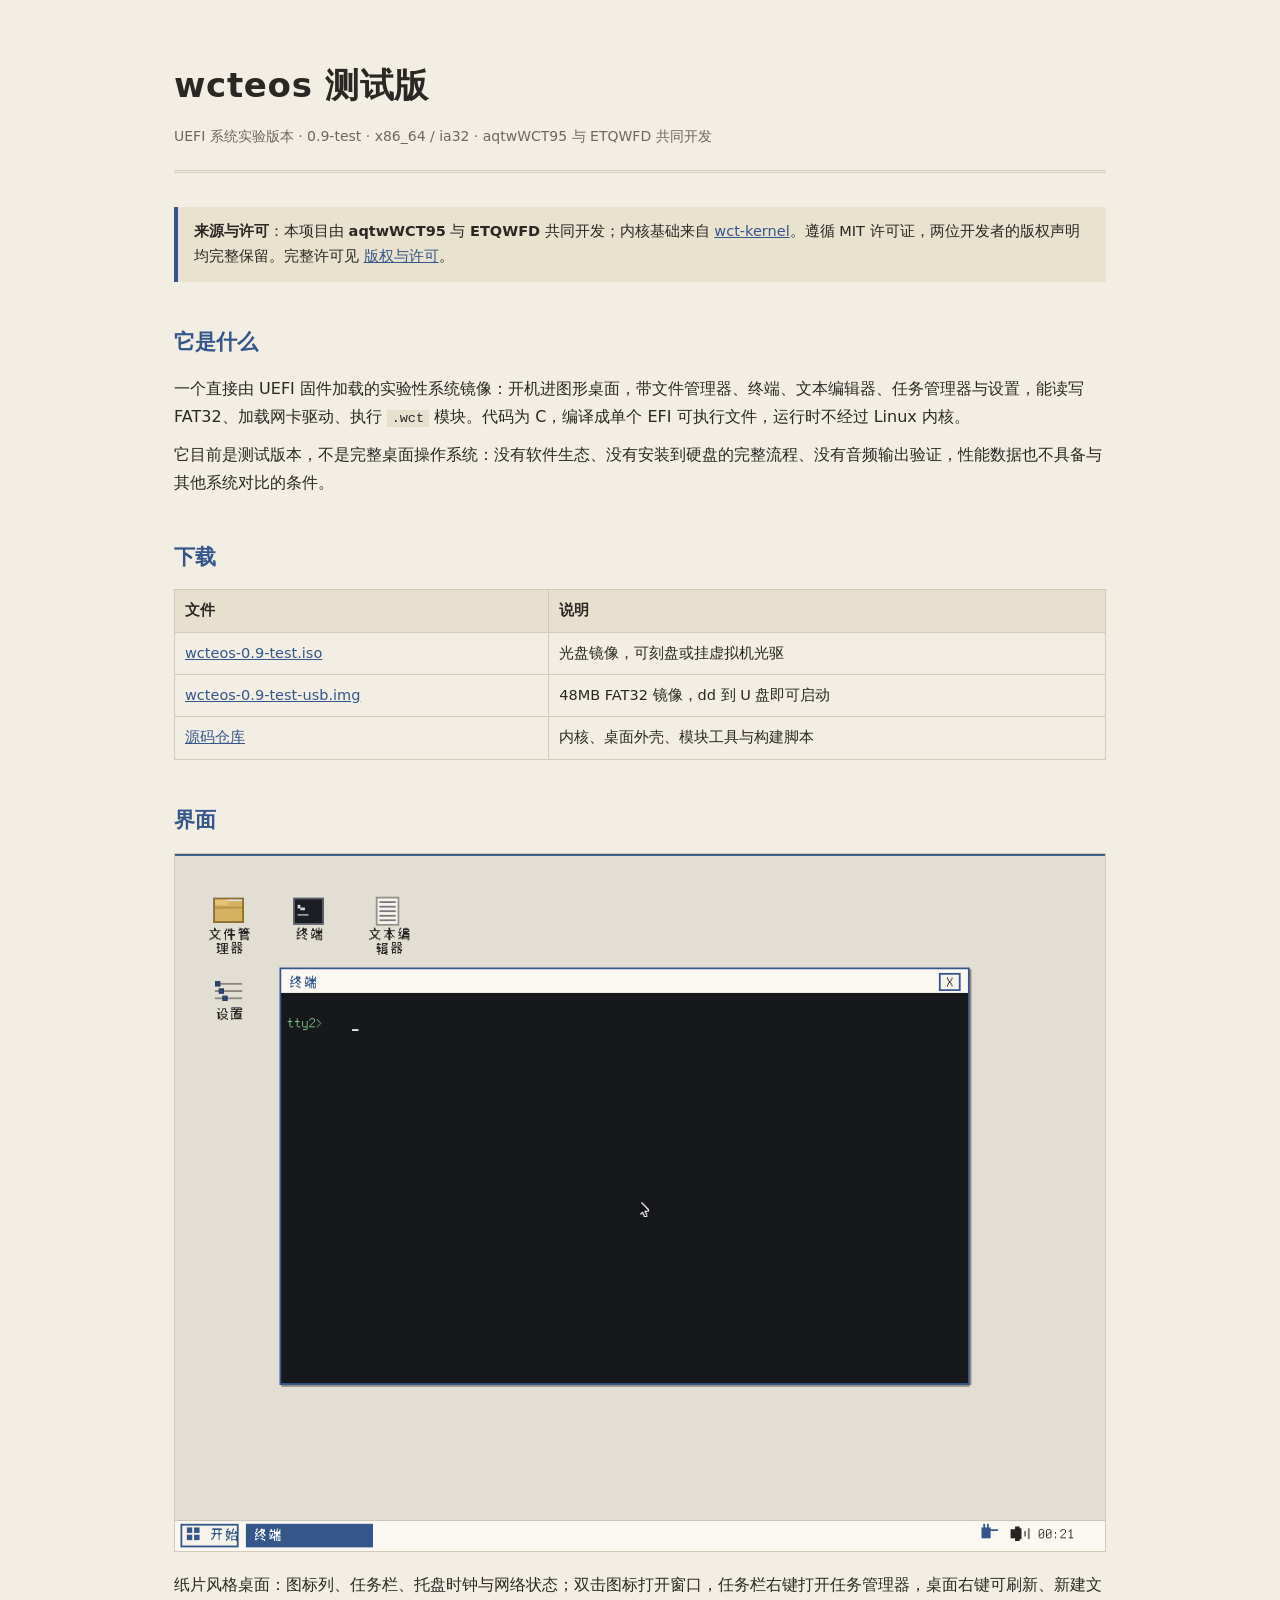
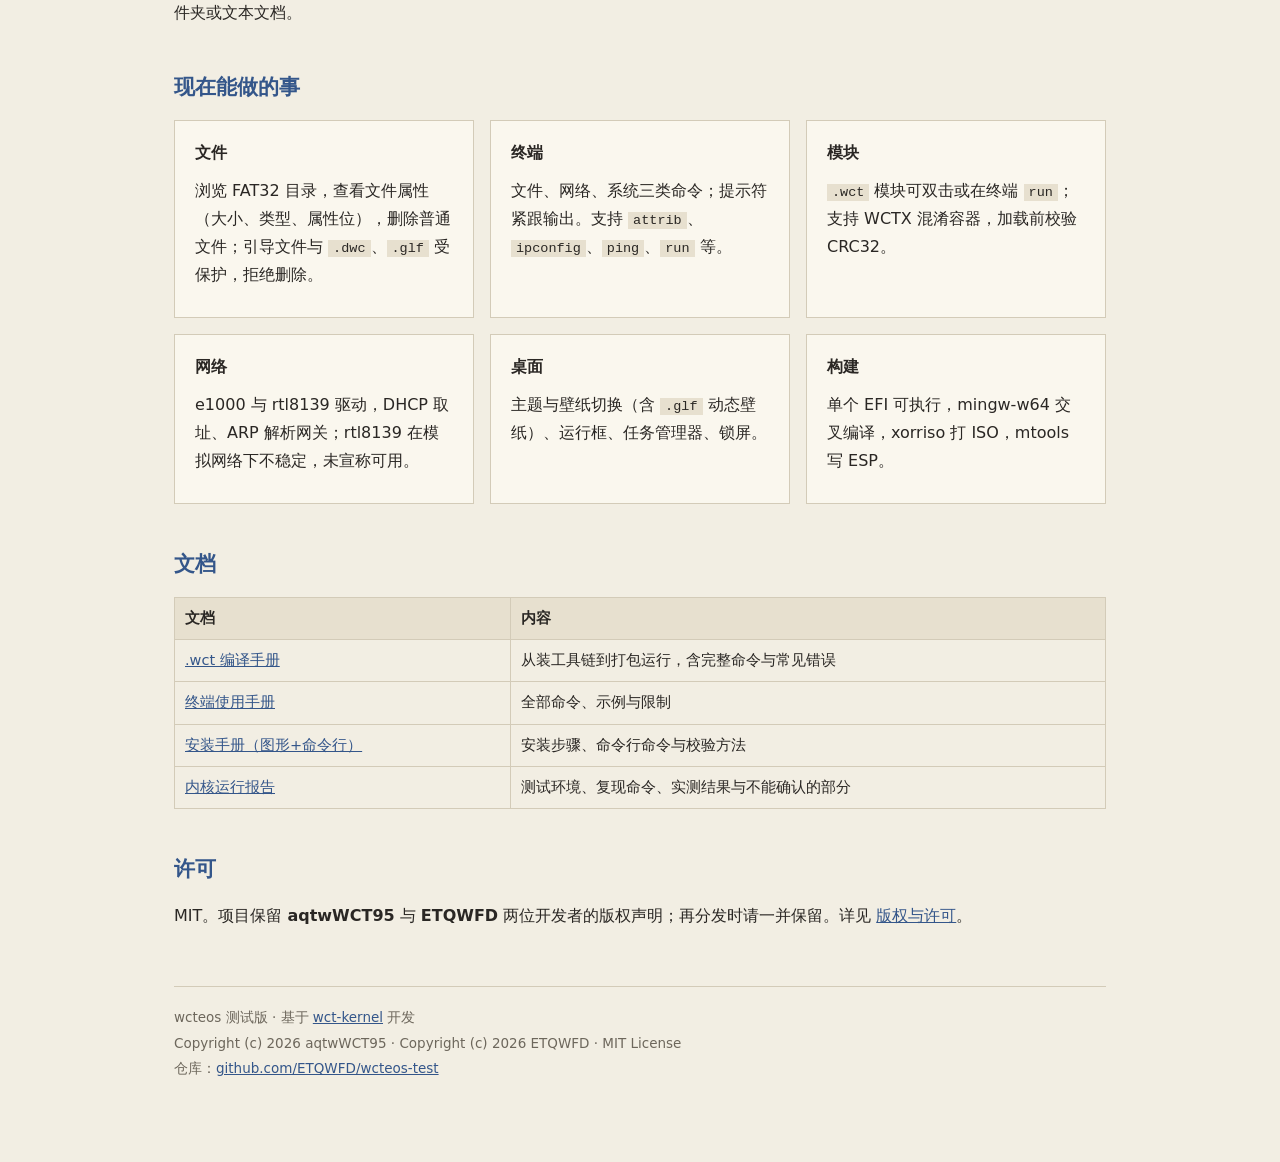
<file: index.html>
<!DOCTYPE html><html lang="zh-CN"><head><meta charset="utf-8">
<meta name="viewport" content="width=device-width,initial-scale=1">
<title>wcteos 测试版</title>
<style>
:root{--bg:#f2eee3;--ink:#2a2724;--sub:#6d675c;--accent:#34568a;--line:#d3cbb8;--panel:#faf7ee}
*{box-sizing:border-box}
body{margin:0;background:var(--bg);color:var(--ink);font:16px/1.75 "Noto Sans CJK SC",system-ui,sans-serif}
.wrap{max-width:980px;margin:0 auto;padding:56px 24px 80px}
header{border-bottom:3px double var(--line);padding-bottom:22px;margin-bottom:34px}
h1{margin:0;font-size:34px;letter-spacing:.02em}
.tag{color:var(--sub);font-size:14px;margin-top:8px}
h2{font-size:21px;margin:42px 0 14px;color:var(--accent)}
h3{font-size:16px;margin:20px 0 6px}
p{margin:10px 0}
.grid{display:grid;grid-template-columns:repeat(auto-fit,minmax(240px,1fr));gap:16px}
.card{background:var(--panel);border:1px solid var(--line);padding:18px 20px}
.card h3{margin-top:0}
code{background:#e7e0cf;padding:1px 5px;font:13.5px/1.5 Consolas,monospace}
pre{background:#25282e;color:#e6e8ea;padding:14px 16px;overflow:auto;font:13.5px/1.7 Consolas,monospace}
table{border-collapse:collapse;width:100%;margin:12px 0;font-size:14.5px}
th,td{border:1px solid var(--line);padding:8px 10px;text-align:left}
th{background:#e7e0cf}
a{color:var(--accent)}
.notice{background:#e9e2cf;border-left:4px solid var(--accent);padding:12px 16px;margin:18px 0;font-size:14.5px}
footer{margin-top:56px;border-top:1px solid var(--line);padding-top:18px;color:var(--sub);font-size:13.5px;line-height:1.9}
.shot{width:100%;border:1px solid var(--line);background:#fff}
</style></head><body><div class="wrap">

<header>
<h1>wcteos 测试版</h1>
<div class="tag">UEFI 系统实验版本 · 0.9-test · x86_64 / ia32 · aqtwWCT95 与 ETQWFD 共同开发</div>
</header>

<div class="notice"><b>来源与许可</b>：本项目由 <b>aqtwWCT95</b> 与 <b>ETQWFD</b> 共同开发；内核基础来自 <a href="https://github.com/ETQWFD/wct-kernel">wct-kernel</a>。遵循 MIT 许可证，两位开发者的版权声明均完整保留。完整许可见 <a href="license.html">版权与许可</a>。</div>

<h2>它是什么</h2>
<p>一个直接由 UEFI 固件加载的实验性系统镜像：开机进图形桌面，带文件管理器、终端、文本编辑器、任务管理器与设置，能读写 FAT32、加载网卡驱动、执行 <code>.wct</code> 模块。代码为 C，编译成单个 EFI 可执行文件，运行时不经过 Linux 内核。</p>
<p>它目前是测试版本，不是完整桌面操作系统：没有软件生态、没有安装到硬盘的完整流程、没有音频输出验证，性能数据也不具备与其他系统对比的条件。</p>

<h2>下载</h2>
<table>
<tr><th>文件</th><th>说明</th></tr>
<tr><td><a href="https://github.com/ETQWFD/wcteos-test/releases/download/v0.9-test/wcteos-0.9-test.iso">wcteos-0.9-test.iso</a></td><td>光盘镜像，可刻盘或挂虚拟机光驱</td></tr>
<tr><td><a href="https://github.com/ETQWFD/wcteos-test/releases/download/v0.9-test/wcteos-0.9-test-usb.img">wcteos-0.9-test-usb.img</a></td><td>48MB FAT32 镜像，dd 到 U 盘即可启动</td></tr>
<tr><td><a href="https://github.com/ETQWFD/wcteos-test">源码仓库</a></td><td>内核、桌面外壳、模块工具与构建脚本</td></tr>
</table>

<h2>界面</h2>
<img class="shot" src="docs/assets/desktop.png" alt="桌面截图">
<p>纸片风格桌面：图标列、任务栏、托盘时钟与网络状态；双击图标打开窗口，任务栏右键打开任务管理器，桌面右键可刷新、新建文件夹或文本文档。</p>

<h2>现在能做的事</h2>
<div class="grid">
<div class="card"><h3>文件</h3><p>浏览 FAT32 目录，查看文件属性（大小、类型、属性位），删除普通文件；引导文件与 <code>.dwc</code>、<code>.glf</code> 受保护，拒绝删除。</p></div>
<div class="card"><h3>终端</h3><p>文件、网络、系统三类命令；提示符紧跟输出。支持 <code>attrib</code>、<code>ipconfig</code>、<code>ping</code>、<code>run</code> 等。</p></div>
<div class="card"><h3>模块</h3><p><code>.wct</code> 模块可双击或在终端 <code>run</code>；支持 WCTX 混淆容器，加载前校验 CRC32。</p></div>
<div class="card"><h3>网络</h3><p>e1000 与 rtl8139 驱动，DHCP 取址、ARP 解析网关；rtl8139 在模拟网络下不稳定，未宣称可用。</p></div>
<div class="card"><h3>桌面</h3><p>主题与壁纸切换（含 <code>.glf</code> 动态壁纸）、运行框、任务管理器、锁屏。</p></div>
<div class="card"><h3>构建</h3><p>单个 EFI 可执行，mingw-w64 交叉编译，xorriso 打 ISO，mtools 写 ESP。</p></div>
</div>

<h2>文档</h2>
<table>
<tr><th>文档</th><th>内容</th></tr>
<tr><td><a href="docs/wct-compile.html">.wct 编译手册</a></td><td>从装工具链到打包运行，含完整命令与常见错误</td></tr>
<tr><td><a href="docs/terminal.html">终端使用手册</a></td><td>全部命令、示例与限制</td></tr>
<tr><td><a href="docs/install-guide.md">安装手册（图形+命令行）</a></td><td>安装步骤、命令行命令与校验方法</td></tr>
<tr><td><a href="docs/performance.html">内核运行报告</a></td><td>测试环境、复现命令、实测结果与不能确认的部分</td></tr>
</table>

<h2>许可</h2>
<p>MIT。项目保留 <b>aqtwWCT95</b> 与 <b>ETQWFD</b> 两位开发者的版权声明；再分发时请一并保留。详见 <a href="license.html">版权与许可</a>。</p>

<footer>
wcteos 测试版 · 基于 <a href="https://github.com/ETQWFD/wct-kernel">wct-kernel</a> 开发<br>
Copyright (c) 2026 aqtwWCT95 · Copyright (c) 2026 ETQWFD · MIT License<br>
仓库：<a href="https://github.com/ETQWFD/wcteos-test">github.com/ETQWFD/wcteos-test</a>
</footer>
</div></body></html>
</file>
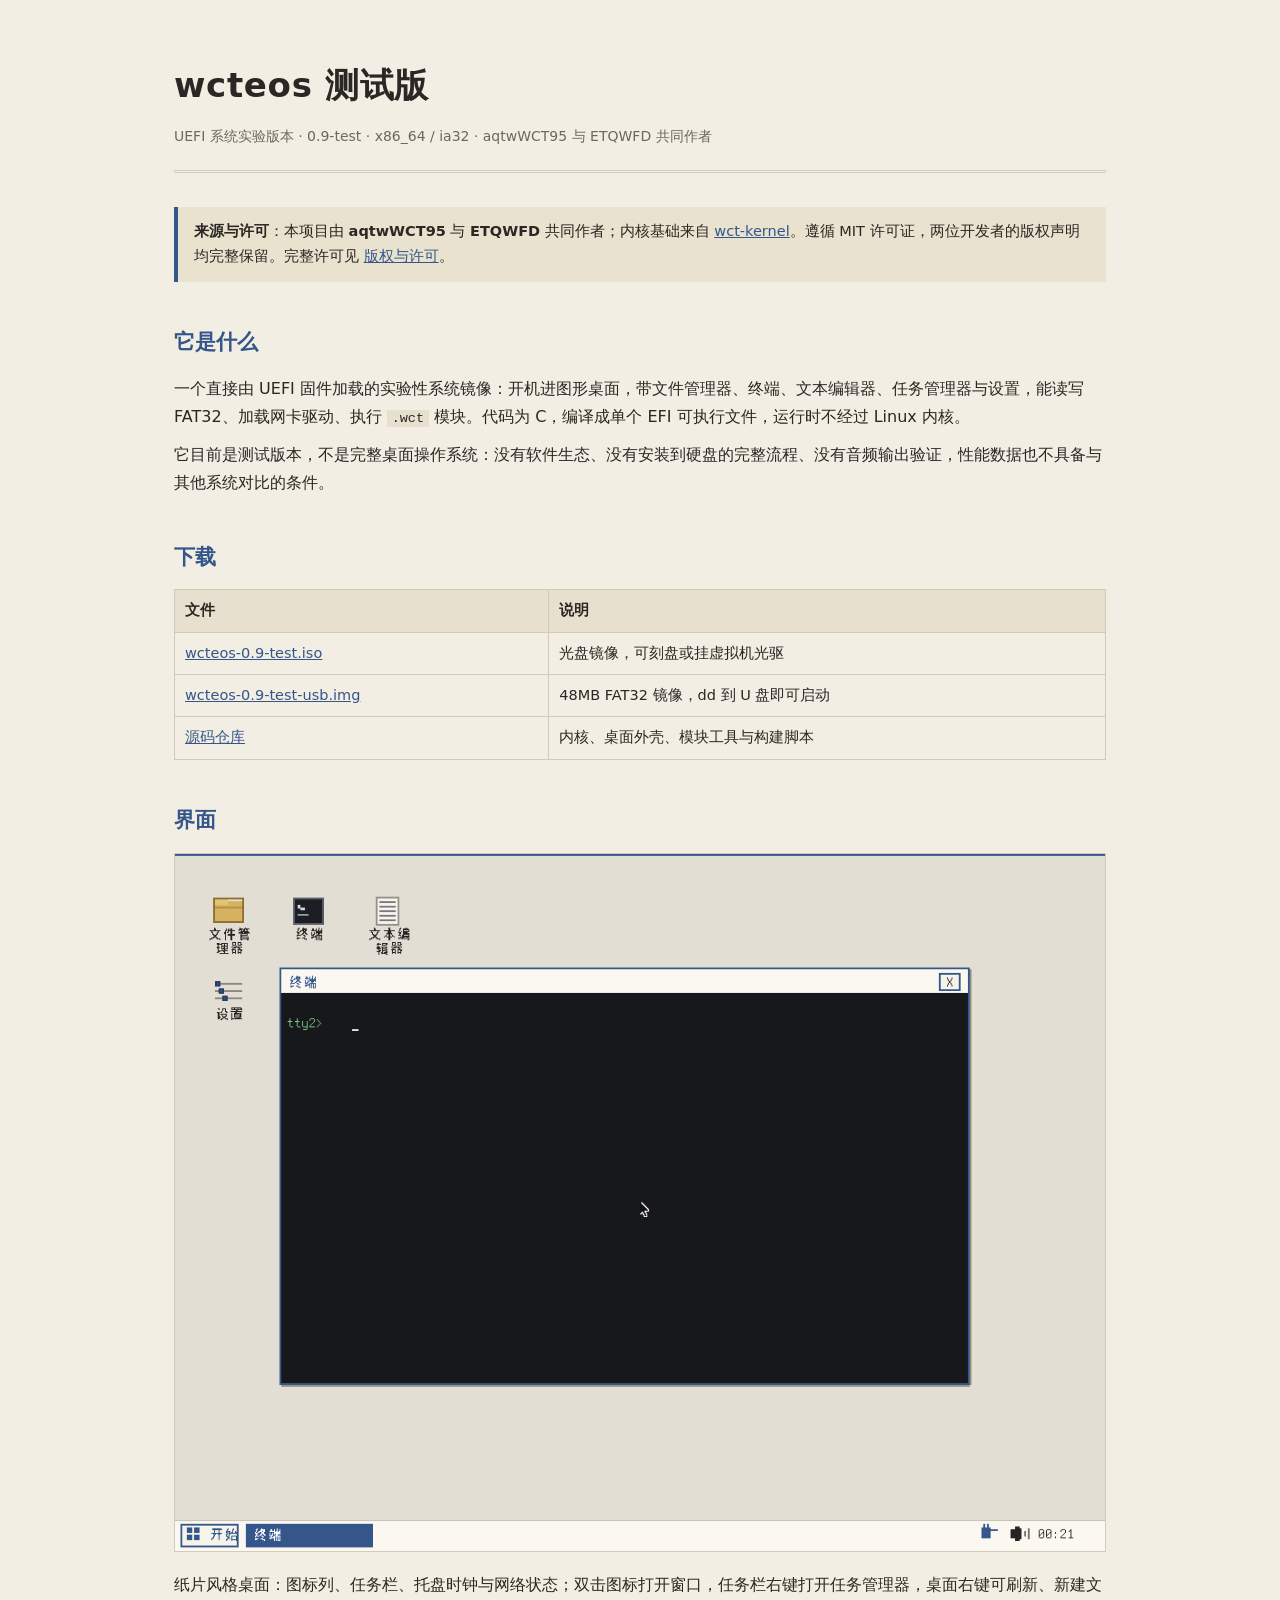
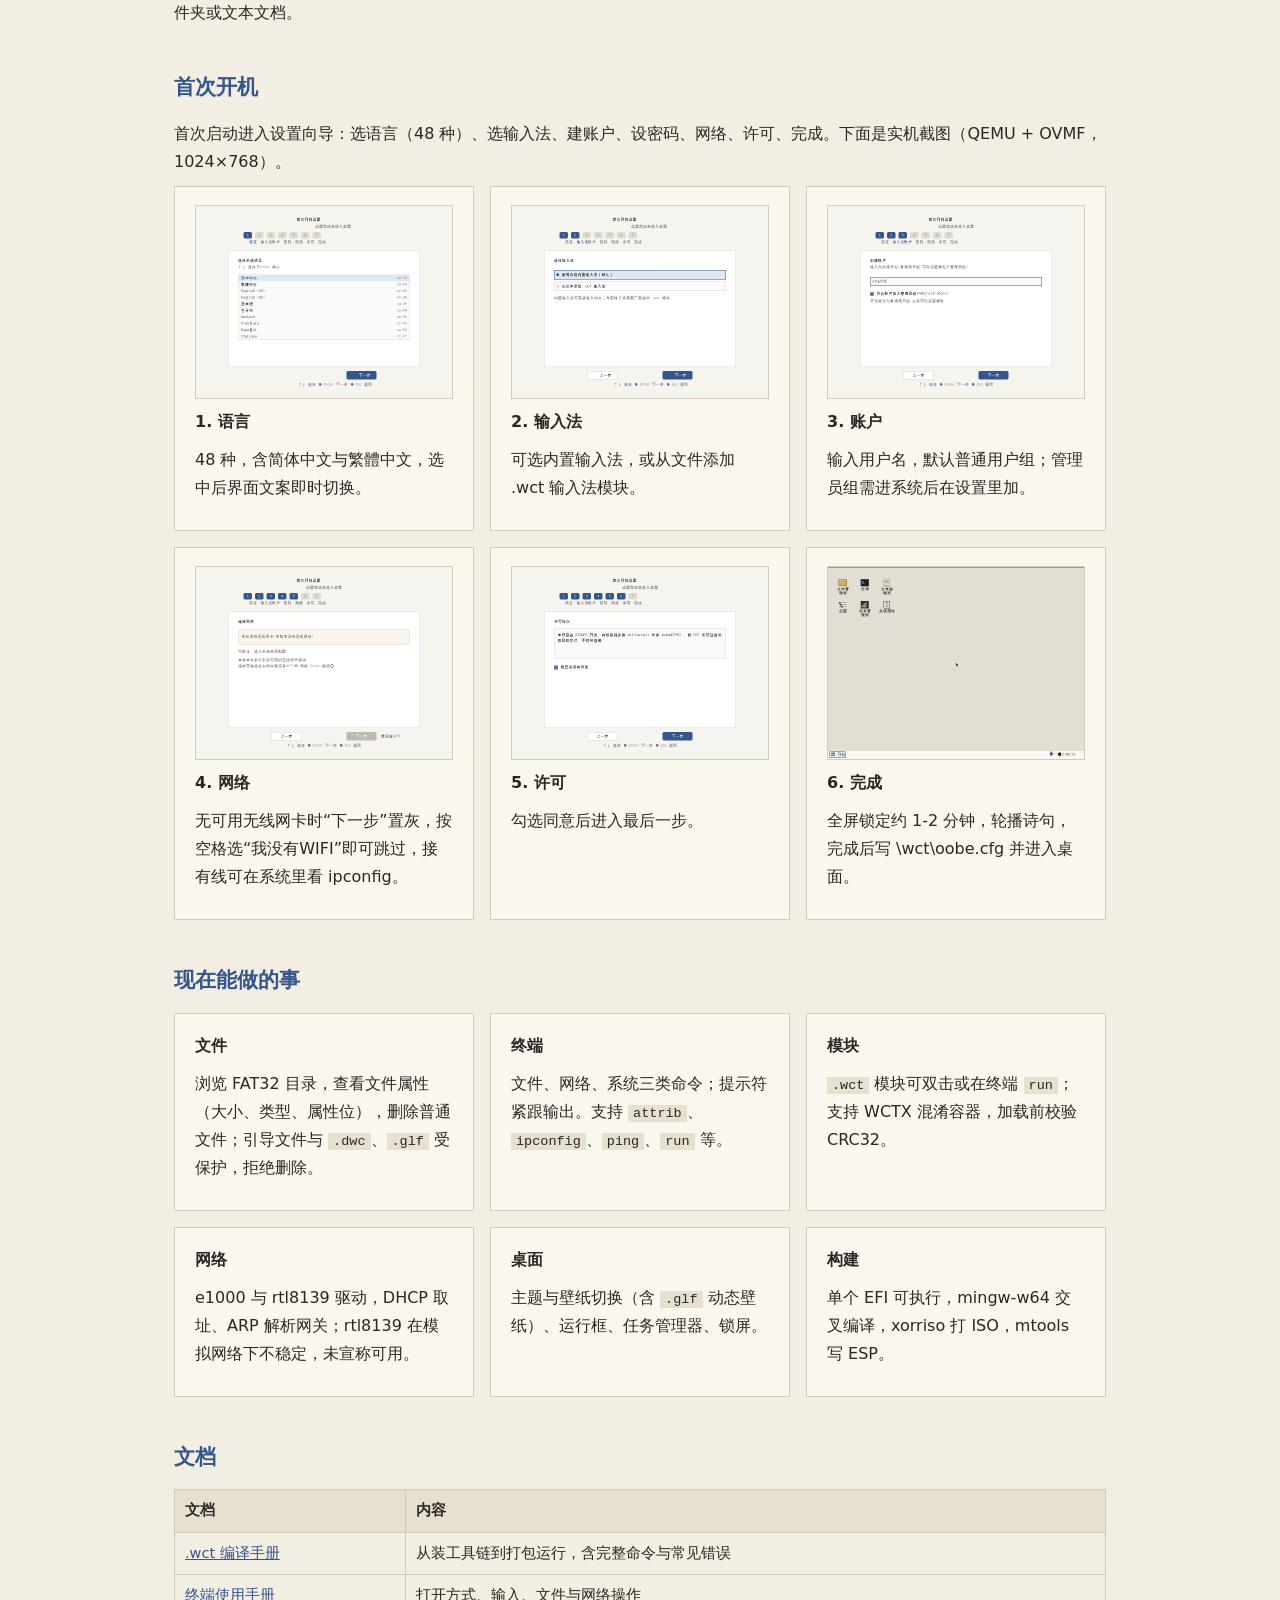
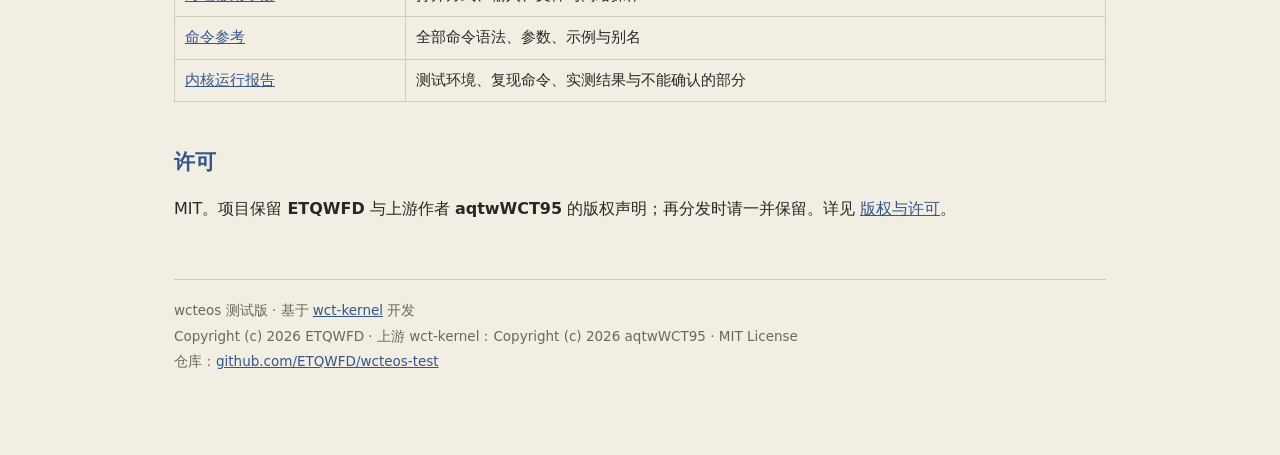
<file: docs/index.html>
<!DOCTYPE html><html lang="zh-CN"><head><meta charset="utf-8">
<meta name="viewport" content="width=device-width,initial-scale=1">
<title>wcteos 测试版</title>
<style>
:root{--bg:#f2eee3;--ink:#2a2724;--sub:#6d675c;--accent:#34568a;--line:#d3cbb8;--panel:#faf7ee}
*{box-sizing:border-box}
body{margin:0;background:var(--bg);color:var(--ink);font:16px/1.75 "Noto Sans CJK SC",system-ui,sans-serif}
.wrap{max-width:980px;margin:0 auto;padding:56px 24px 80px}
header{border-bottom:3px double var(--line);padding-bottom:22px;margin-bottom:34px}
h1{margin:0;font-size:34px;letter-spacing:.02em}
.tag{color:var(--sub);font-size:14px;margin-top:8px}
h2{font-size:21px;margin:42px 0 14px;color:var(--accent)}
h3{font-size:16px;margin:20px 0 6px}
p{margin:10px 0}
.grid{display:grid;grid-template-columns:repeat(auto-fit,minmax(240px,1fr));gap:16px}
.card{background:var(--panel);border:1px solid var(--line);padding:18px 20px}
.card h3{margin-top:0}
code{background:#e7e0cf;padding:1px 5px;font:13.5px/1.5 Consolas,monospace}
pre{background:#25282e;color:#e6e8ea;padding:14px 16px;overflow:auto;font:13.5px/1.7 Consolas,monospace}
table{border-collapse:collapse;width:100%;margin:12px 0;font-size:14.5px}
th,td{border:1px solid var(--line);padding:8px 10px;text-align:left}
th{background:#e7e0cf}
a{color:var(--accent)}
.notice{background:#e9e2cf;border-left:4px solid var(--accent);padding:12px 16px;margin:18px 0;font-size:14.5px}
footer{margin-top:56px;border-top:1px solid var(--line);padding-top:18px;color:var(--sub);font-size:13.5px;line-height:1.9}
.shot{width:100%;border:1px solid var(--line);background:#fff}
</style></head><body><div class="wrap">

<header>
<h1>wcteos 测试版</h1>
<div class="tag">UEFI 系统实验版本 · 0.9-test · x86_64 / ia32 · aqtwWCT95 与 ETQWFD 共同作者</div>
</header>

<div class="notice"><b>来源与许可</b>：本项目由 <b>aqtwWCT95</b> 与 <b>ETQWFD</b> 共同作者；内核基础来自 <a href="https://github.com/ETQWFD/wct-kernel">wct-kernel</a>。遵循 MIT 许可证，两位开发者的版权声明均完整保留。完整许可见 <a href="license.html">版权与许可</a>。</div>

<h2>它是什么</h2>
<p>一个直接由 UEFI 固件加载的实验性系统镜像：开机进图形桌面，带文件管理器、终端、文本编辑器、任务管理器与设置，能读写 FAT32、加载网卡驱动、执行 <code>.wct</code> 模块。代码为 C，编译成单个 EFI 可执行文件，运行时不经过 Linux 内核。</p>
<p>它目前是测试版本，不是完整桌面操作系统：没有软件生态、没有安装到硬盘的完整流程、没有音频输出验证，性能数据也不具备与其他系统对比的条件。</p>

<h2>下载</h2>
<table>
<tr><th>文件</th><th>说明</th></tr>
<tr><td><a href="https://github.com/ETQWFD/wcteos-test/releases/download/v0.9-test/wcteos-0.9-test.iso">wcteos-0.9-test.iso</a></td><td>光盘镜像，可刻盘或挂虚拟机光驱</td></tr>
<tr><td><a href="https://github.com/ETQWFD/wcteos-test/releases/download/v0.9-test/wcteos-0.9-test-usb.img">wcteos-0.9-test-usb.img</a></td><td>48MB FAT32 镜像，dd 到 U 盘即可启动</td></tr>
<tr><td><a href="https://github.com/ETQWFD/wcteos-test">源码仓库</a></td><td>内核、桌面外壳、模块工具与构建脚本</td></tr>
</table>

<h2>界面</h2>
<img class="shot" src="assets/desktop.png" alt="桌面截图">
<p>纸片风格桌面：图标列、任务栏、托盘时钟与网络状态；双击图标打开窗口，任务栏右键打开任务管理器，桌面右键可刷新、新建文件夹或文本文档。</p>

<h2>首次开机</h2>
<p>首次启动进入设置向导：选语言（48 种）、选输入法、建账户、设密码、网络、许可、完成。下面是实机截图（QEMU + OVMF，1024×768）。</p>
<div class="grid">
<div class="card"><img class="shot" src="assets/oobe-lang.png" alt="选择语言"><h3>1. 语言</h3><p>48 种，含简体中文与繁體中文，选中后界面文案即时切换。</p></div>
<div class="card"><img class="shot" src="assets/oobe-ime.png" alt="选择输入法"><h3>2. 输入法</h3><p>可选内置输入法，或从文件添加 .wct 输入法模块。</p></div>
<div class="card"><img class="shot" src="assets/oobe-s3.png" alt="创建账户"><h3>3. 账户</h3><p>输入用户名，默认普通用户组；管理员组需进系统后在设置里加。</p></div>
<div class="card"><img class="shot" src="assets/oobe-s5.png" alt="网络"><h3>4. 网络</h3><p>无可用无线网卡时“下一步”置灰，按空格选“我没有WIFI”即可跳过，接有线可在系统里看 ipconfig。</p></div>
<div class="card"><img class="shot" src="assets/oobe-s6.png" alt="许可"><h3>5. 许可</h3><p>勾选同意后进入最后一步。</p></div>
<div class="card"><img class="shot" src="assets/oobe-s7.png" alt="桌面"><h3>6. 完成</h3><p>全屏锁定约 1-2 分钟，轮播诗句，完成后写 \wct\oobe.cfg 并进入桌面。</p></div>
</div>
<h2>现在能做的事</h2>
<div class="grid">
<div class="card"><h3>文件</h3><p>浏览 FAT32 目录，查看文件属性（大小、类型、属性位），删除普通文件；引导文件与 <code>.dwc</code>、<code>.glf</code> 受保护，拒绝删除。</p></div>
<div class="card"><h3>终端</h3><p>文件、网络、系统三类命令；提示符紧跟输出。支持 <code>attrib</code>、<code>ipconfig</code>、<code>ping</code>、<code>run</code> 等。</p></div>
<div class="card"><h3>模块</h3><p><code>.wct</code> 模块可双击或在终端 <code>run</code>；支持 WCTX 混淆容器，加载前校验 CRC32。</p></div>
<div class="card"><h3>网络</h3><p>e1000 与 rtl8139 驱动，DHCP 取址、ARP 解析网关；rtl8139 在模拟网络下不稳定，未宣称可用。</p></div>
<div class="card"><h3>桌面</h3><p>主题与壁纸切换（含 <code>.glf</code> 动态壁纸）、运行框、任务管理器、锁屏。</p></div>
<div class="card"><h3>构建</h3><p>单个 EFI 可执行，mingw-w64 交叉编译，xorriso 打 ISO，mtools 写 ESP。</p></div>
</div>

<h2>文档</h2>
<table>
<tr><th>文档</th><th>内容</th></tr>
<tr><td><a href="docs/wct-compile.html">.wct 编译手册</a></td><td>从装工具链到打包运行，含完整命令与常见错误</td></tr>
<tr><td><a href="docs/terminal.html">终端使用手册</a></td><td>打开方式、输入、文件与网络操作</td></tr>
<tr><td><a href="docs/commands.html">命令参考</a></td><td>全部命令语法、参数、示例与别名</td></tr>
<tr><td><a href="docs/performance.html">内核运行报告</a></td><td>测试环境、复现命令、实测结果与不能确认的部分</td></tr>
</table>

<h2>许可</h2>
<p>MIT。项目保留 <b>ETQWFD</b> 与上游作者 <b>aqtwWCT95</b> 的版权声明；再分发时请一并保留。详见 <a href="license.html">版权与许可</a>。</p>

<footer>
wcteos 测试版 · 基于 <a href="https://github.com/ETQWFD/wct-kernel">wct-kernel</a> 开发<br>
Copyright (c) 2026 ETQWFD · 上游 wct-kernel：Copyright (c) 2026 aqtwWCT95 · MIT License<br>
仓库：<a href="https://github.com/ETQWFD/wcteos-test">github.com/ETQWFD/wcteos-test</a>
</footer>
</div></body></html>
</file>
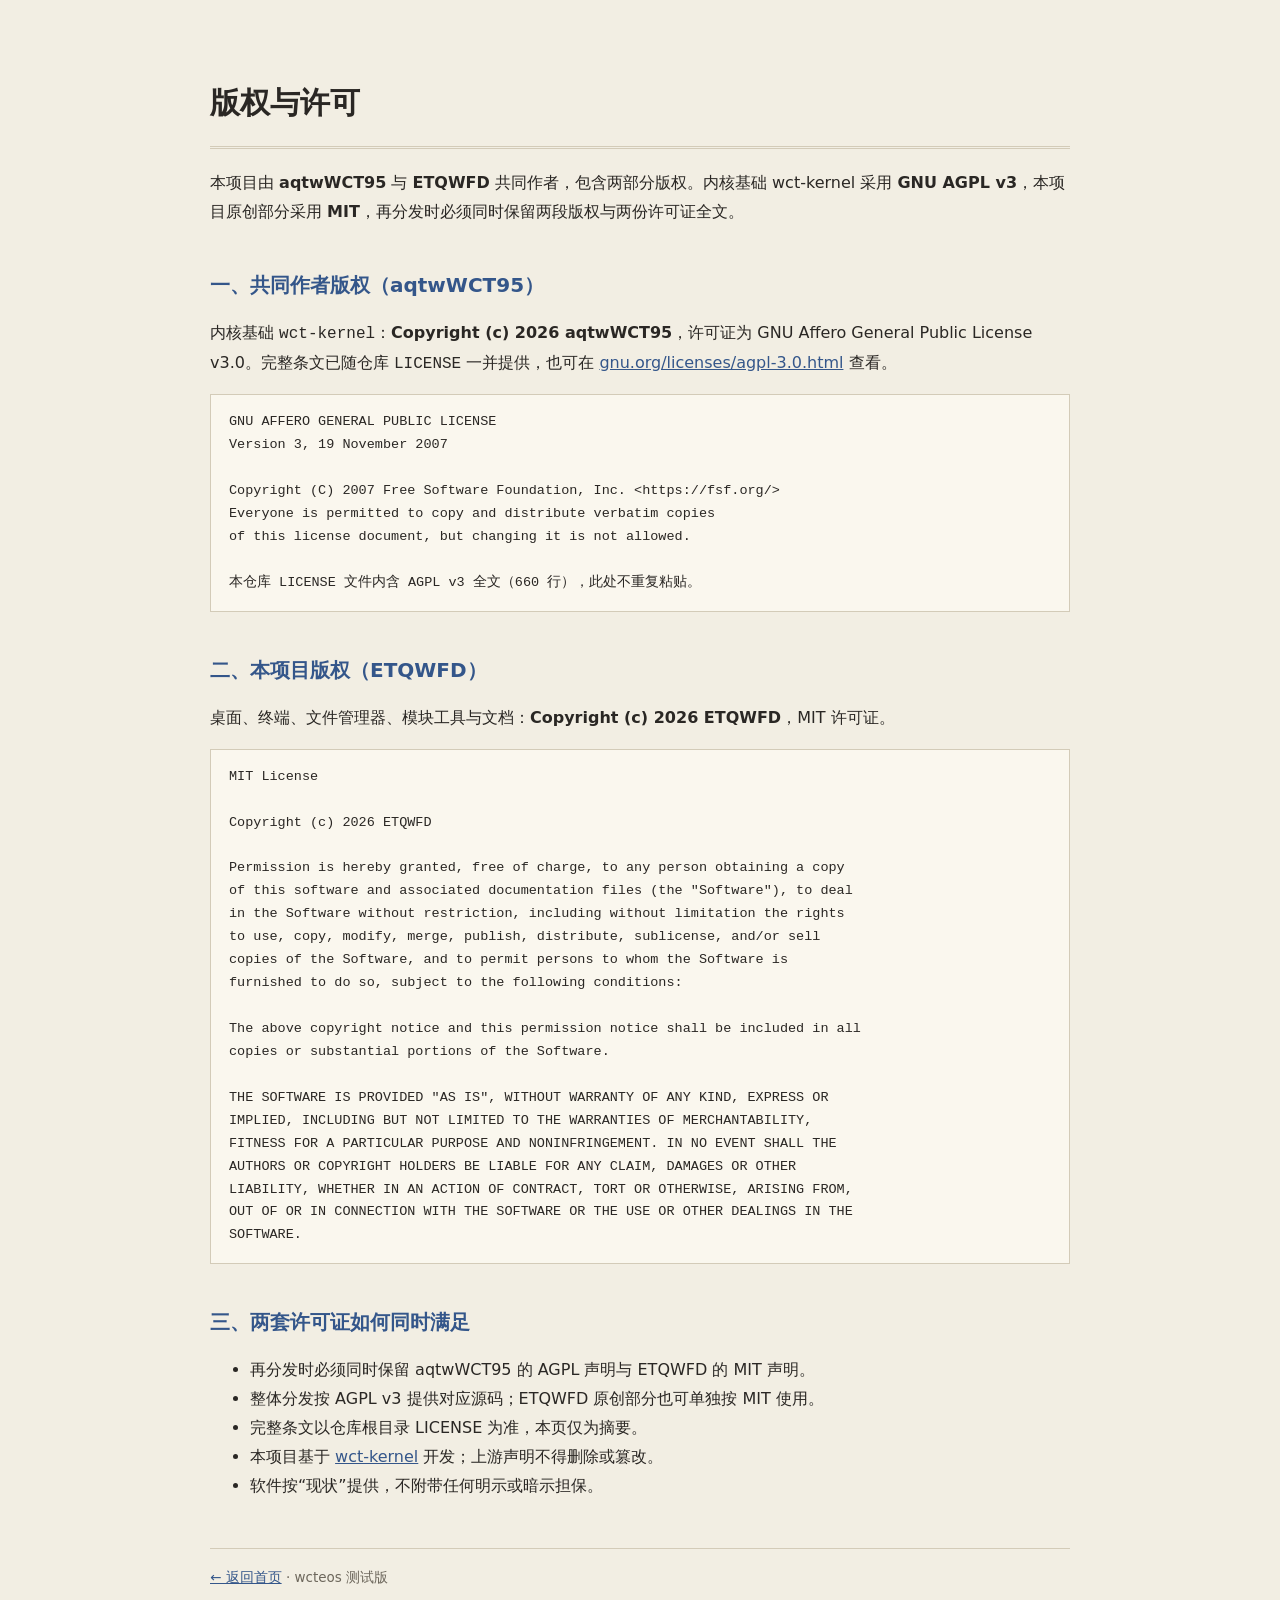
<file: license.html>
<!DOCTYPE html><html lang="zh-CN"><head><meta charset="utf-8">
<meta name="viewport" content="width=device-width,initial-scale=1">
<title>版权与许可 - wcteos 测试版</title>
<style>
:root{--bg:#f2eee3;--ink:#2a2724;--sub:#6d675c;--accent:#34568a;--line:#d3cbb8;--panel:#faf7ee}
body{margin:0;background:var(--bg);color:var(--ink);font:16px/1.8 "Noto Sans CJK SC",system-ui,sans-serif}
.wrap{max-width:860px;margin:0 auto;padding:56px 24px 80px}
h1{font-size:30px;border-bottom:3px double var(--line);padding-bottom:16px}
h2{font-size:20px;color:var(--accent);margin:40px 0 12px}
pre{background:var(--panel);border:1px solid var(--line);padding:16px 18px;white-space:pre-wrap;font:13.5px/1.7 Consolas,monospace}
a{color:var(--accent)}
footer{margin-top:48px;border-top:1px solid var(--line);padding-top:16px;font-size:13.5px;color:var(--sub)}
</style></head><body><div class="wrap">
<h1>版权与许可</h1>
<p>本项目由 <b>aqtwWCT95</b> 与 <b>ETQWFD</b> 共同作者，包含两部分版权。内核基础 wct-kernel 采用 <b>GNU AGPL v3</b>，本项目原创部分采用 <b>MIT</b>，再分发时必须同时保留两段版权与两份许可证全文。</p>

<h2>一、共同作者版权（aqtwWCT95）</h2>
<p>内核基础 <code>wct-kernel</code>：<b>Copyright (c) 2026 aqtwWCT95</b>，许可证为 GNU Affero General Public License v3.0。完整条文已随仓库 <code>LICENSE</code> 一并提供，也可在 <a href="https://www.gnu.org/licenses/agpl-3.0.html">gnu.org/licenses/agpl-3.0.html</a> 查看。</p>
<pre>GNU AFFERO GENERAL PUBLIC LICENSE
Version 3, 19 November 2007

Copyright (C) 2007 Free Software Foundation, Inc. &lt;https://fsf.org/&gt;
Everyone is permitted to copy and distribute verbatim copies
of this license document, but changing it is not allowed.

本仓库 LICENSE 文件内含 AGPL v3 全文（660 行），此处不重复粘贴。</pre>

<h2>二、本项目版权（ETQWFD）</h2>
<p>桌面、终端、文件管理器、模块工具与文档：<b>Copyright (c) 2026 ETQWFD</b>，MIT 许可证。</p>
<pre>MIT License

Copyright (c) 2026 ETQWFD

Permission is hereby granted, free of charge, to any person obtaining a copy
of this software and associated documentation files (the "Software"), to deal
in the Software without restriction, including without limitation the rights
to use, copy, modify, merge, publish, distribute, sublicense, and/or sell
copies of the Software, and to permit persons to whom the Software is
furnished to do so, subject to the following conditions:

The above copyright notice and this permission notice shall be included in all
copies or substantial portions of the Software.

THE SOFTWARE IS PROVIDED "AS IS", WITHOUT WARRANTY OF ANY KIND, EXPRESS OR
IMPLIED, INCLUDING BUT NOT LIMITED TO THE WARRANTIES OF MERCHANTABILITY,
FITNESS FOR A PARTICULAR PURPOSE AND NONINFRINGEMENT. IN NO EVENT SHALL THE
AUTHORS OR COPYRIGHT HOLDERS BE LIABLE FOR ANY CLAIM, DAMAGES OR OTHER
LIABILITY, WHETHER IN AN ACTION OF CONTRACT, TORT OR OTHERWISE, ARISING FROM,
OUT OF OR IN CONNECTION WITH THE SOFTWARE OR THE USE OR OTHER DEALINGS IN THE
SOFTWARE.</pre>

<h2>三、两套许可证如何同时满足</h2>
<ul>
<li>再分发时必须同时保留 aqtwWCT95 的 AGPL 声明与 ETQWFD 的 MIT 声明。</li>
<li>整体分发按 AGPL v3 提供对应源码；ETQWFD 原创部分也可单独按 MIT 使用。</li>
<li>完整条文以仓库根目录 LICENSE 为准，本页仅为摘要。</li>
<li>本项目基于 <a href="https://github.com/ETQWFD/wct-kernel">wct-kernel</a> 开发；上游声明不得删除或篡改。</li>
<li>软件按“现状”提供，不附带任何明示或暗示担保。</li>
</ul>

<footer><a href="index.html">← 返回首页</a> · wcteos 测试版</footer>
</div></body></html>
</file>
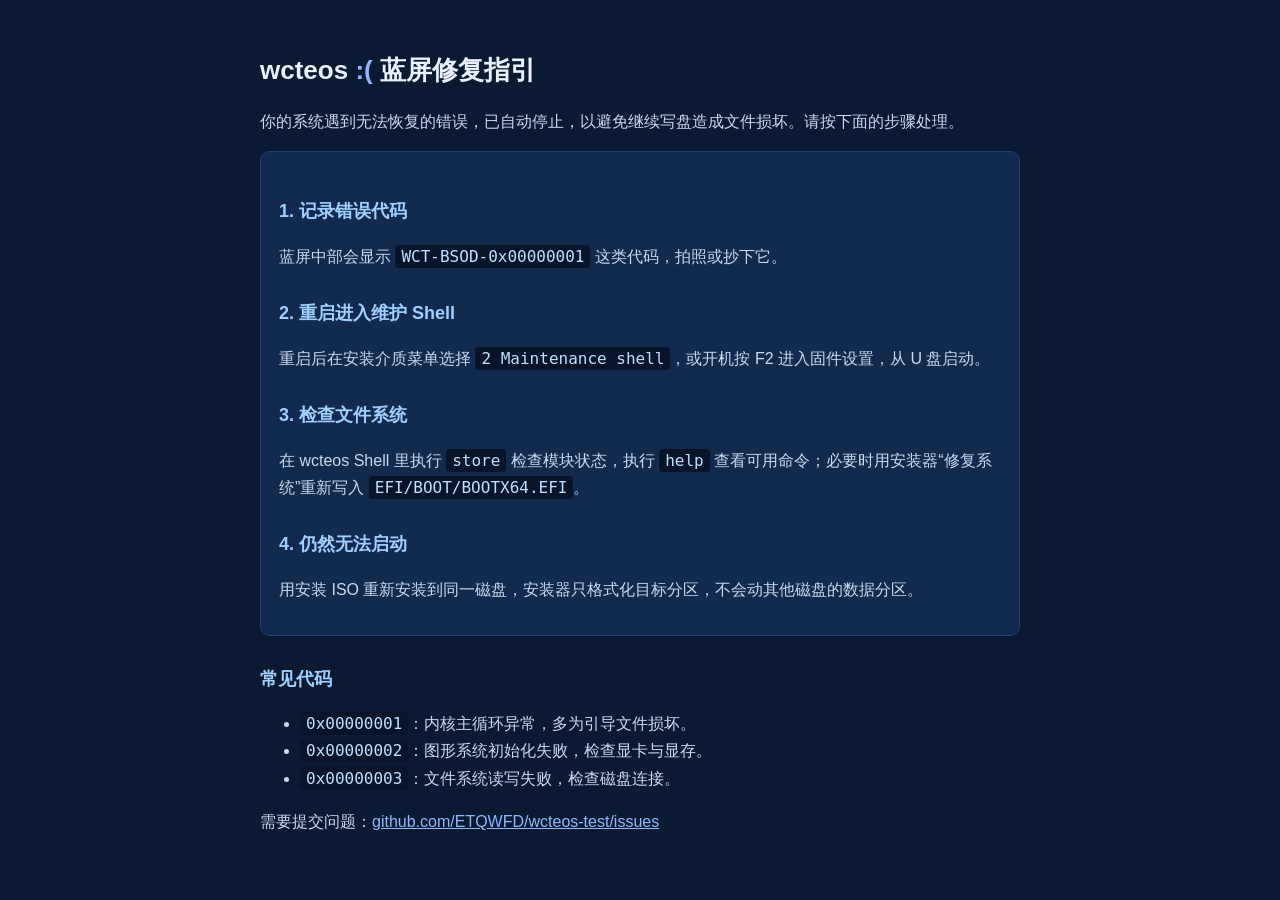
<file: repair.html>
<!doctype html>
<html lang="zh-CN">
<head>
<meta charset="utf-8">
<meta name="viewport" content="width=device-width,initial-scale=1">
<title>wcteos 蓝屏修复指引</title>
<style>
body{margin:0;background:#0b1a33;color:#eaf2ff;font:16px/1.7 -apple-system,"Segoe UI",sans-serif}
.wrap{max-width:760px;margin:0 auto;padding:48px 24px}
h1{font-size:26px;margin:0 0 8px}
h1 span{color:#8fb8ff}
h2{font-size:18px;margin:28px 0 8px;color:#9fd0ff}
p,li{color:#c9d9f0}
.box{background:#122a4d;border:1px solid #1e4478;border-radius:10px;padding:16px 18px;margin:16px 0}
code{background:#08142a;padding:2px 6px;border-radius:4px;color:#bfe0ff}
a{color:#8fb8ff}
</style>
</head>
<body><div class="wrap">
<h1>wcteos <span>:(</span> 蓝屏修复指引</h1>
<p>你的系统遇到无法恢复的错误，已自动停止，以避免继续写盘造成文件损坏。请按下面的步骤处理。</p>
<div class="box">
<h2>1. 记录错误代码</h2>
<p>蓝屏中部会显示 <code>WCT-BSOD-0x00000001</code> 这类代码，拍照或抄下它。</p>
<h2>2. 重启进入维护 Shell</h2>
<p>重启后在安装介质菜单选择 <code>2 Maintenance shell</code>，或开机按 F2 进入固件设置，从 U 盘启动。</p>
<h2>3. 检查文件系统</h2>
<p>在 wcteos Shell 里执行 <code>store</code> 检查模块状态，执行 <code>help</code> 查看可用命令；必要时用安装器“修复系统”重新写入 <code>EFI/BOOT/BOOTX64.EFI</code>。</p>
<h2>4. 仍然无法启动</h2>
<p>用安装 ISO 重新安装到同一磁盘，安装器只格式化目标分区，不会动其他磁盘的数据分区。</p>
</div>
<h2>常见代码</h2>
<ul>
<li><code>0x00000001</code>：内核主循环异常，多为引导文件损坏。</li>
<li><code>0x00000002</code>：图形系统初始化失败，检查显卡与显存。</li>
<li><code>0x00000003</code>：文件系统读写失败，检查磁盘连接。</li>
</ul>
<p>需要提交问题：<a href="https://github.com/ETQWFD/wcteos-test/issues">github.com/ETQWFD/wcteos-test/issues</a></p>
</div></body></html>
</file>
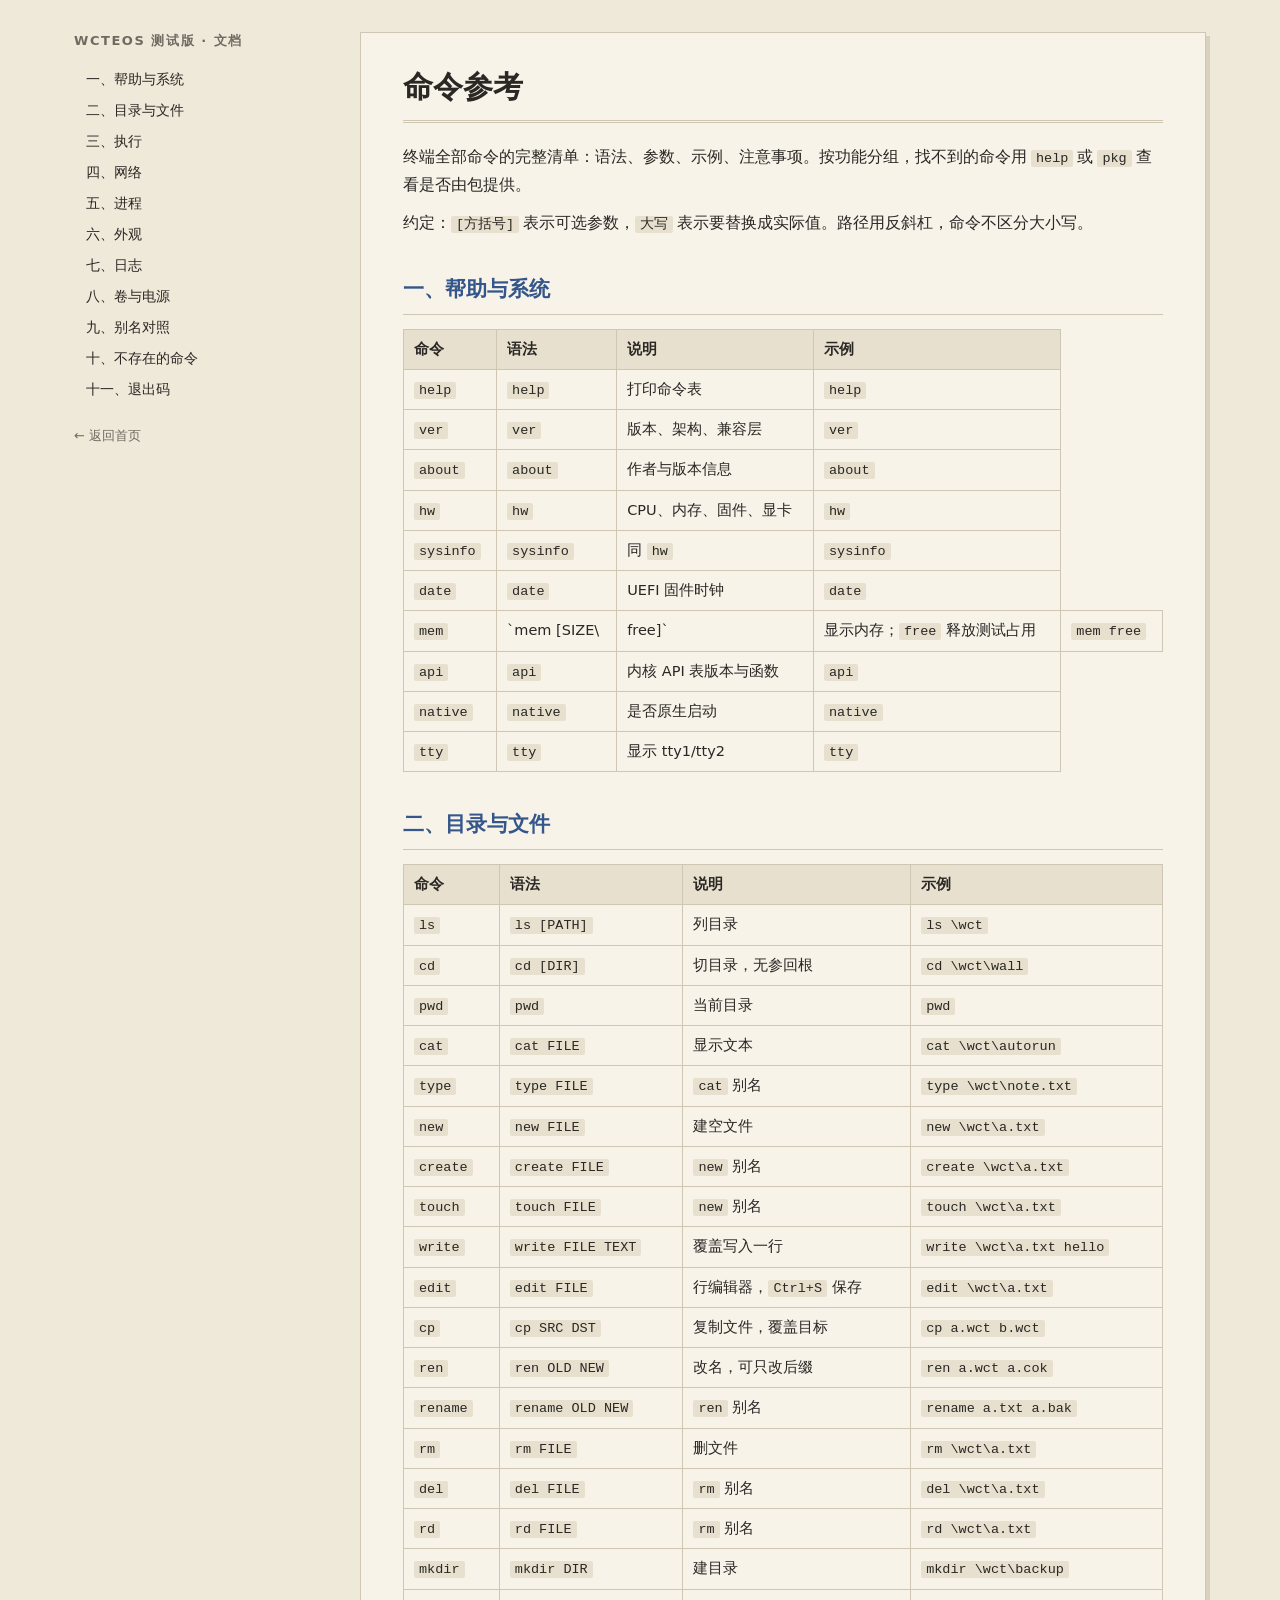
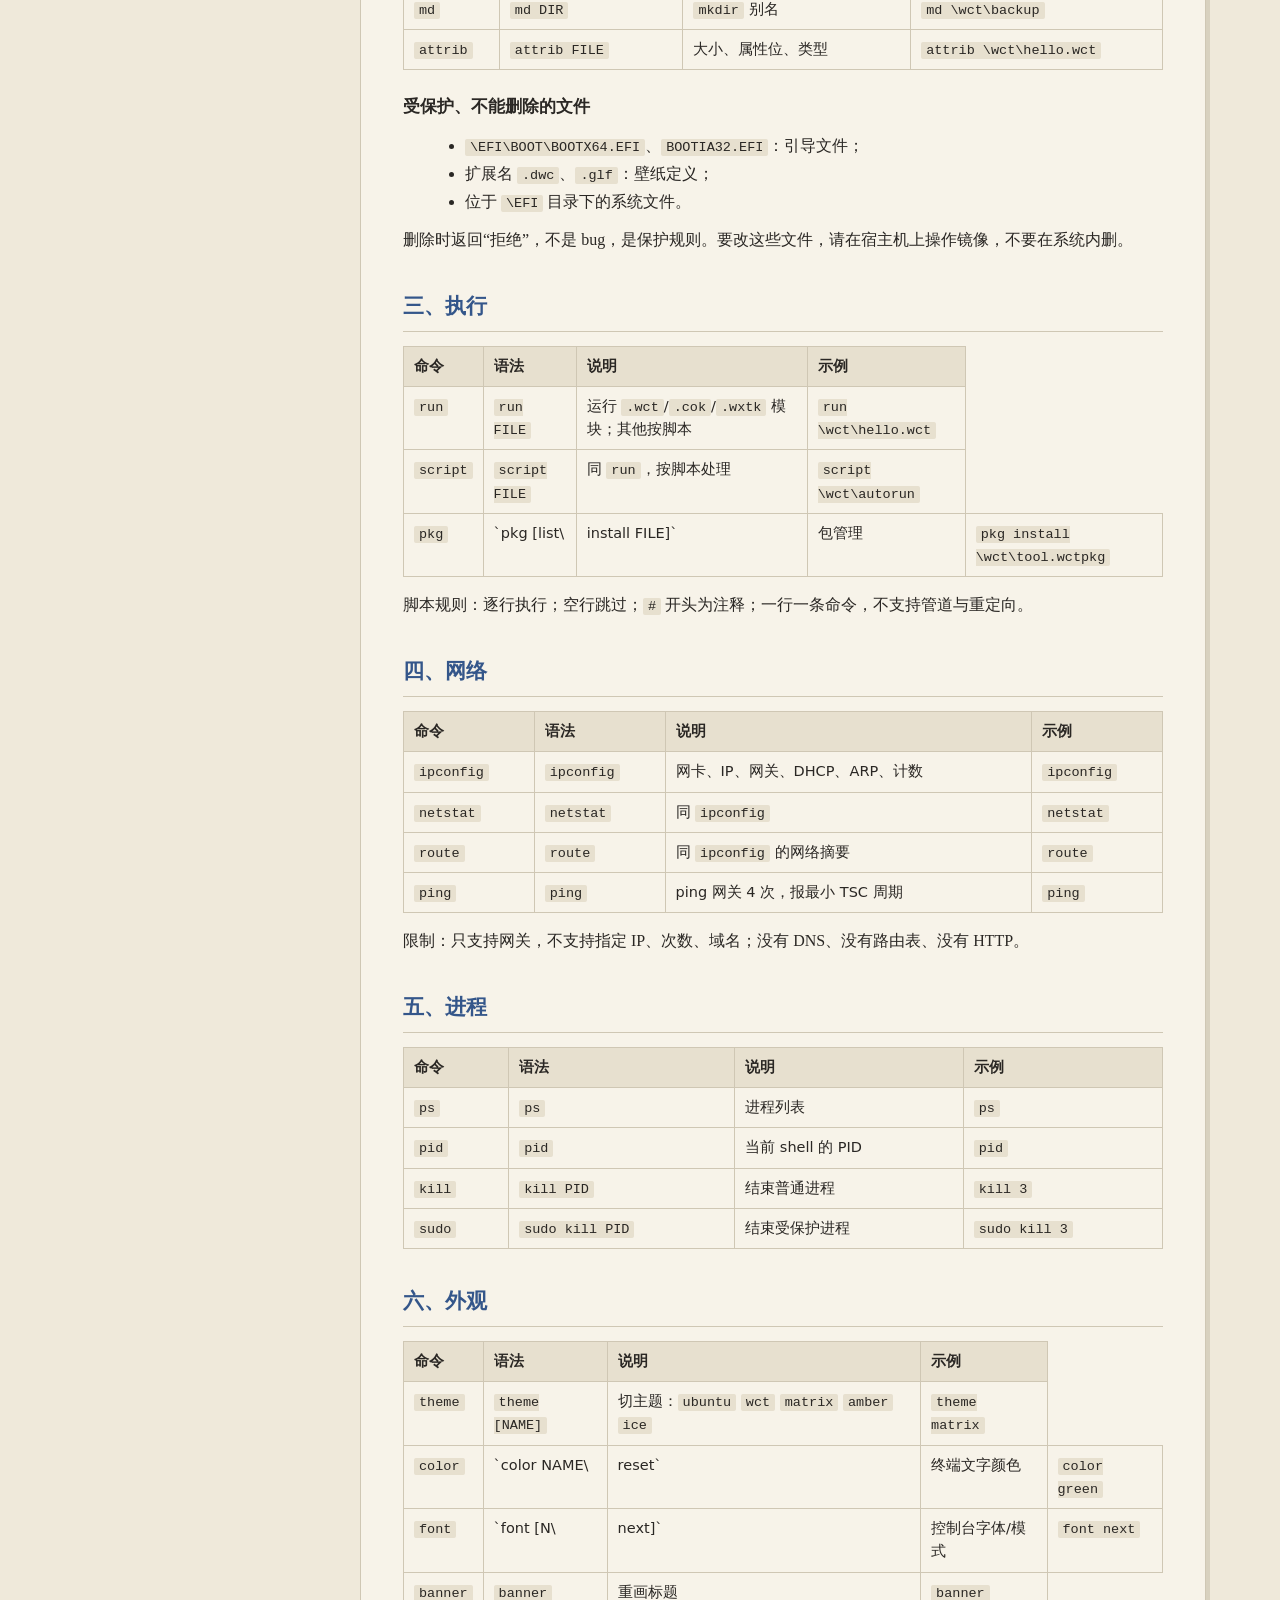
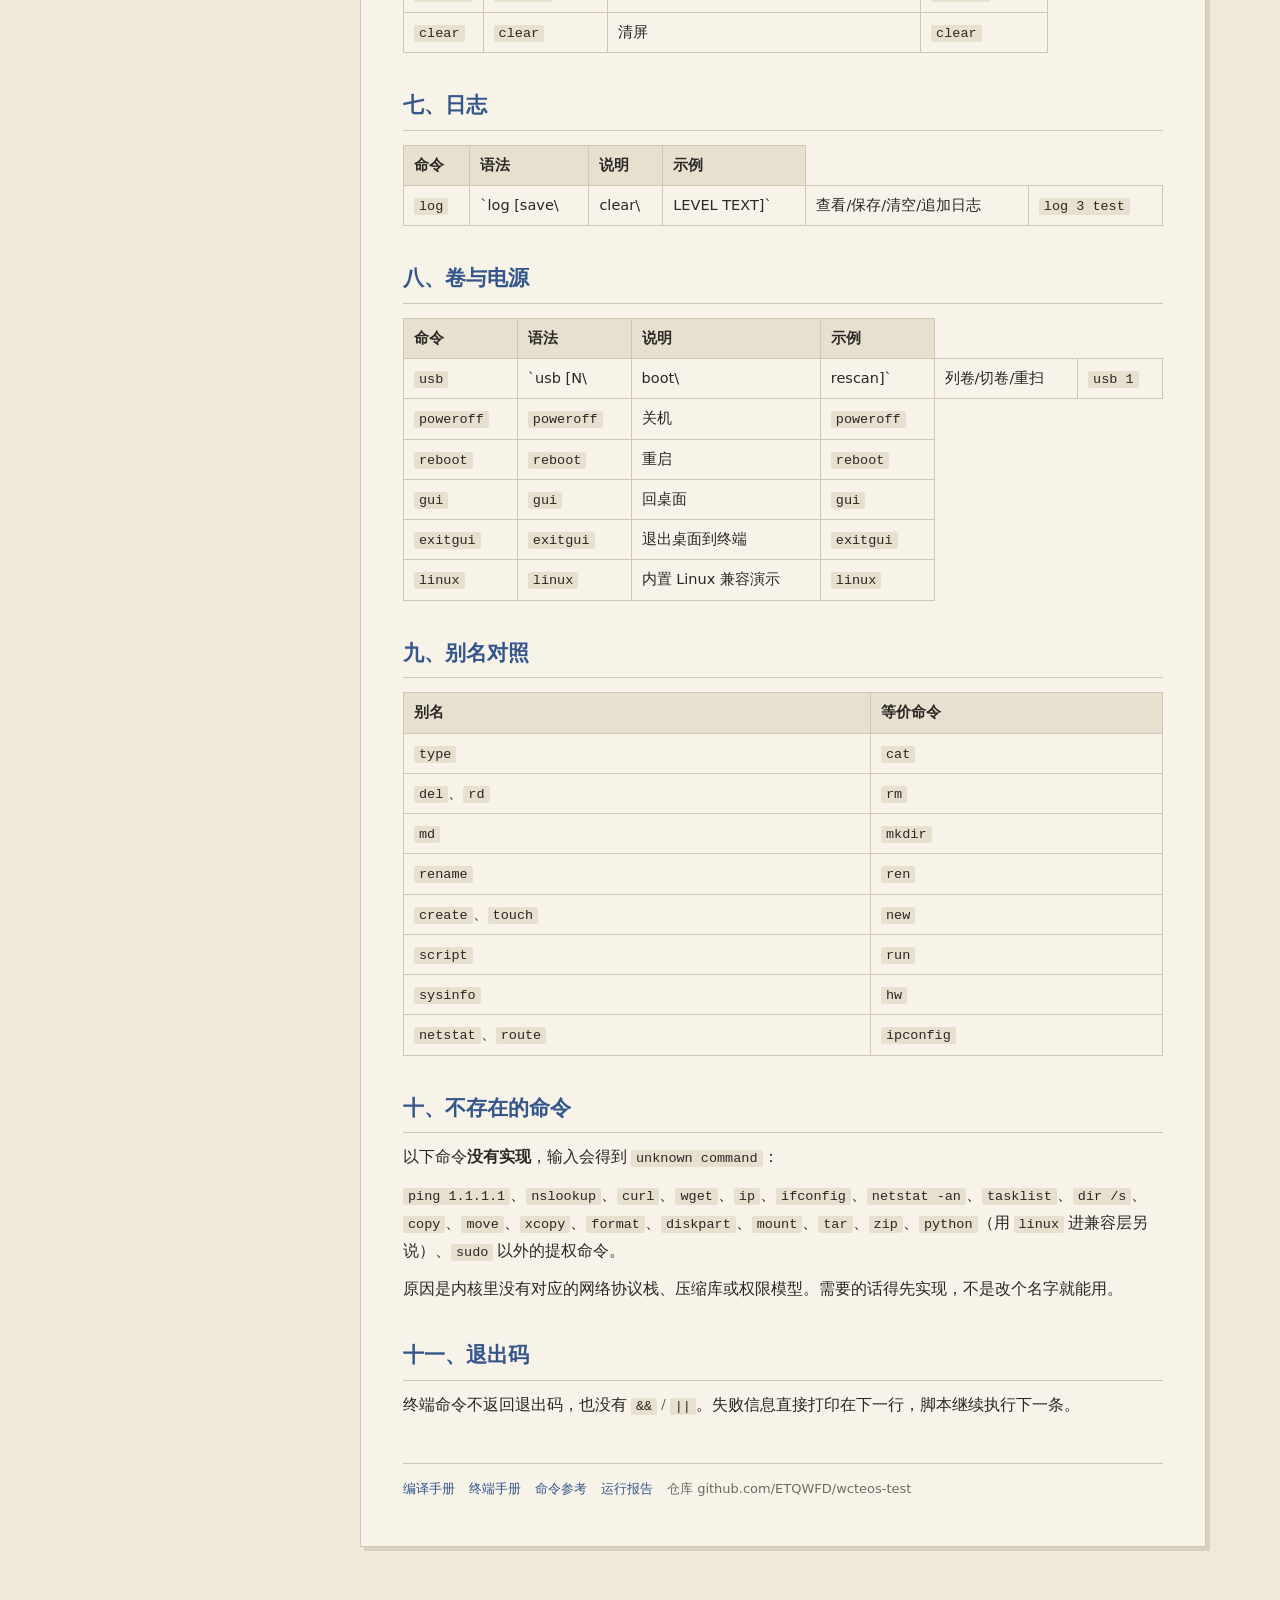
<file: docs/commands.html>
<!DOCTYPE html><html lang="zh-CN"><head><meta charset="utf-8">
<meta name="viewport" content="width=device-width,initial-scale=1">
<title>命令参考 - wcteos 测试版</title>
<style>
:root{--paper:#efe9da;--ink:#2a2724;--accent:#34568a;--line:#cfc7b4;--code:#25282e;--muted:#6f6a60}
*{box-sizing:border-box}
body{margin:0;background:var(--paper);color:var(--ink);font:16px/1.75 "Noto Serif CJK SC","Source Han Serif SC",Georgia,serif}
.layout{display:grid;grid-template-columns:250px minmax(0,1fr);gap:36px;max-width:1180px;margin:0 auto;padding:32px 24px 80px}
aside{position:sticky;top:24px;align-self:start;max-height:calc(100vh - 48px);overflow:auto}
.brand{font:600 13px/1.4 system-ui,sans-serif;letter-spacing:.12em;color:var(--muted);text-transform:uppercase;margin-bottom:14px}
nav a{display:block;font:14px/1.5 system-ui,sans-serif;color:var(--ink);text-decoration:none;padding:5px 0 5px 10px;border-left:2px solid transparent}
nav a:hover{color:var(--accent);border-left-color:var(--accent)}
.back{font:13px system-ui,sans-serif;color:var(--muted);text-decoration:none;display:inline-block;margin-top:22px}
main{background:#f7f3e9;border:1px solid var(--line);padding:34px 42px 48px;box-shadow:4px 4px 0 #d8d1bf}
h1{font-size:30px;line-height:1.3;margin:0 0 20px;padding-bottom:14px;border-bottom:3px double var(--line)}
h2{font-size:21px;margin:34px 0 10px;color:var(--accent);padding-bottom:6px;border-bottom:1px solid var(--line)}
h3{font-size:17px;margin:22px 0 8px}
p{margin:10px 0}
code{background:#e7e0cf;padding:1px 5px;border-radius:2px;font:13.5px/1.5 "JetBrains Mono",Consolas,monospace}
pre.code{background:var(--code);color:#e6e8ea;padding:16px 18px;overflow:auto;border-radius:3px;margin:14px 0;font:13.5px/1.7 "JetBrains Mono",Consolas,monospace}
pre.code code{background:none;padding:0;color:inherit;font-size:inherit}
table{border-collapse:collapse;width:100%;margin:14px 0;font:14.5px/1.6 system-ui,sans-serif}
th,td{border:1px solid var(--line);padding:8px 10px;text-align:left;vertical-align:top}
th{background:#e7e0cf;font-weight:600}
ul,ol{margin:10px 0 10px 22px}
.callout{background:#e9e2cf;border-left:4px solid var(--accent);padding:12px 16px;margin:16px 0;font:14.5px/1.7 system-ui,sans-serif}
footer{margin-top:44px;padding-top:16px;border-top:1px solid var(--line);font:13px system-ui,sans-serif;color:var(--muted)}
footer a{color:var(--accent);text-decoration:none;margin-right:14px}
@media(max-width:820px){.layout{grid-template-columns:1fr}aside{position:static;max-height:none}main{padding:24px 18px}}
</style></head><body><div class="layout">
<aside><div class="brand">wcteos 测试版 · 文档</div><nav><a href="#一-帮助与系统">一、帮助与系统</a>
<a href="#二-目录与文件">二、目录与文件</a>
<a href="#三-执行">三、执行</a>
<a href="#四-网络">四、网络</a>
<a href="#五-进程">五、进程</a>
<a href="#六-外观">六、外观</a>
<a href="#七-日志">七、日志</a>
<a href="#八-卷与电源">八、卷与电源</a>
<a href="#九-别名对照">九、别名对照</a>
<a href="#十-不存在的命令">十、不存在的命令</a>
<a href="#十一-退出码">十一、退出码</a></nav><a class="back" href="../index.html">← 返回首页</a></aside>
<main><h1 id="命令参考">命令参考</h1>
<p>终端全部命令的完整清单：语法、参数、示例、注意事项。按功能分组，找不到的命令用 <code>help</code> 或 <code>pkg</code> 查看是否由包提供。</p>
<p>约定：<code>[方括号]</code> 表示可选参数，<code>大写</code> 表示要替换成实际值。路径用反斜杠，命令不区分大小写。</p>
<h2 id="一-帮助与系统">一、帮助与系统</h2>
<table><thead><tr><th>命令</th><th>语法</th><th>说明</th><th>示例</th></tr></thead><tbody><tr><td><code>help</code></td><td><code>help</code></td><td>打印命令表</td><td><code>help</code></td></tr><tr><td><code>ver</code></td><td><code>ver</code></td><td>版本、架构、兼容层</td><td><code>ver</code></td></tr><tr><td><code>about</code></td><td><code>about</code></td><td>作者与版本信息</td><td><code>about</code></td></tr><tr><td><code>hw</code></td><td><code>hw</code></td><td>CPU、内存、固件、显卡</td><td><code>hw</code></td></tr><tr><td><code>sysinfo</code></td><td><code>sysinfo</code></td><td>同 <code>hw</code></td><td><code>sysinfo</code></td></tr><tr><td><code>date</code></td><td><code>date</code></td><td>UEFI 固件时钟</td><td><code>date</code></td></tr><tr><td><code>mem</code></td><td>`mem [SIZE\</td><td>free]`</td><td>显示内存；<code>free</code> 释放测试占用</td><td><code>mem free</code></td></tr><tr><td><code>api</code></td><td><code>api</code></td><td>内核 API 表版本与函数</td><td><code>api</code></td></tr><tr><td><code>native</code></td><td><code>native</code></td><td>是否原生启动</td><td><code>native</code></td></tr><tr><td><code>tty</code></td><td><code>tty</code></td><td>显示 tty1/tty2</td><td><code>tty</code></td></tr></tbody></table>
<h2 id="二-目录与文件">二、目录与文件</h2>
<table><thead><tr><th>命令</th><th>语法</th><th>说明</th><th>示例</th></tr></thead><tbody><tr><td><code>ls</code></td><td><code>ls [PATH]</code></td><td>列目录</td><td><code>ls \wct</code></td></tr><tr><td><code>cd</code></td><td><code>cd [DIR]</code></td><td>切目录，无参回根</td><td><code>cd \wct\wall</code></td></tr><tr><td><code>pwd</code></td><td><code>pwd</code></td><td>当前目录</td><td><code>pwd</code></td></tr><tr><td><code>cat</code></td><td><code>cat FILE</code></td><td>显示文本</td><td><code>cat \wct\autorun</code></td></tr><tr><td><code>type</code></td><td><code>type FILE</code></td><td><code>cat</code> 别名</td><td><code>type \wct\note.txt</code></td></tr><tr><td><code>new</code></td><td><code>new FILE</code></td><td>建空文件</td><td><code>new \wct\a.txt</code></td></tr><tr><td><code>create</code></td><td><code>create FILE</code></td><td><code>new</code> 别名</td><td><code>create \wct\a.txt</code></td></tr><tr><td><code>touch</code></td><td><code>touch FILE</code></td><td><code>new</code> 别名</td><td><code>touch \wct\a.txt</code></td></tr><tr><td><code>write</code></td><td><code>write FILE TEXT</code></td><td>覆盖写入一行</td><td><code>write \wct\a.txt hello</code></td></tr><tr><td><code>edit</code></td><td><code>edit FILE</code></td><td>行编辑器，<code>Ctrl+S</code> 保存</td><td><code>edit \wct\a.txt</code></td></tr><tr><td><code>cp</code></td><td><code>cp SRC DST</code></td><td>复制文件，覆盖目标</td><td><code>cp a.wct b.wct</code></td></tr><tr><td><code>ren</code></td><td><code>ren OLD NEW</code></td><td>改名，可只改后缀</td><td><code>ren a.wct a.cok</code></td></tr><tr><td><code>rename</code></td><td><code>rename OLD NEW</code></td><td><code>ren</code> 别名</td><td><code>rename a.txt a.bak</code></td></tr><tr><td><code>rm</code></td><td><code>rm FILE</code></td><td>删文件</td><td><code>rm \wct\a.txt</code></td></tr><tr><td><code>del</code></td><td><code>del FILE</code></td><td><code>rm</code> 别名</td><td><code>del \wct\a.txt</code></td></tr><tr><td><code>rd</code></td><td><code>rd FILE</code></td><td><code>rm</code> 别名</td><td><code>rd \wct\a.txt</code></td></tr><tr><td><code>mkdir</code></td><td><code>mkdir DIR</code></td><td>建目录</td><td><code>mkdir \wct\backup</code></td></tr><tr><td><code>md</code></td><td><code>md DIR</code></td><td><code>mkdir</code> 别名</td><td><code>md \wct\backup</code></td></tr><tr><td><code>attrib</code></td><td><code>attrib FILE</code></td><td>大小、属性位、类型</td><td><code>attrib \wct\hello.wct</code></td></tr></tbody></table>
<h3 id="受保护-不能删除的文件">受保护、不能删除的文件</h3>
<ul><li><code>\EFI\BOOT\BOOTX64.EFI</code>、<code>BOOTIA32.EFI</code>：引导文件；</li><li>扩展名 <code>.dwc</code>、<code>.glf</code>：壁纸定义；</li><li>位于 <code>\EFI</code> 目录下的系统文件。</li></ul>
<p>删除时返回“拒绝”，不是 bug，是保护规则。要改这些文件，请在宿主机上操作镜像，不要在系统内删。</p>
<h2 id="三-执行">三、执行</h2>
<table><thead><tr><th>命令</th><th>语法</th><th>说明</th><th>示例</th></tr></thead><tbody><tr><td><code>run</code></td><td><code>run FILE</code></td><td>运行 <code>.wct</code>/<code>.cok</code>/<code>.wxtk</code> 模块；其他按脚本</td><td><code>run \wct\hello.wct</code></td></tr><tr><td><code>script</code></td><td><code>script FILE</code></td><td>同 <code>run</code>，按脚本处理</td><td><code>script \wct\autorun</code></td></tr><tr><td><code>pkg</code></td><td>`pkg [list\</td><td>install FILE]`</td><td>包管理</td><td><code>pkg install \wct\tool.wctpkg</code></td></tr></tbody></table>
<p>脚本规则：逐行执行；空行跳过；<code>#</code> 开头为注释；一行一条命令，不支持管道与重定向。</p>
<h2 id="四-网络">四、网络</h2>
<table><thead><tr><th>命令</th><th>语法</th><th>说明</th><th>示例</th></tr></thead><tbody><tr><td><code>ipconfig</code></td><td><code>ipconfig</code></td><td>网卡、IP、网关、DHCP、ARP、计数</td><td><code>ipconfig</code></td></tr><tr><td><code>netstat</code></td><td><code>netstat</code></td><td>同 <code>ipconfig</code></td><td><code>netstat</code></td></tr><tr><td><code>route</code></td><td><code>route</code></td><td>同 <code>ipconfig</code> 的网络摘要</td><td><code>route</code></td></tr><tr><td><code>ping</code></td><td><code>ping</code></td><td>ping 网关 4 次，报最小 TSC 周期</td><td><code>ping</code></td></tr></tbody></table>
<p>限制：只支持网关，不支持指定 IP、次数、域名；没有 DNS、没有路由表、没有 HTTP。</p>
<h2 id="五-进程">五、进程</h2>
<table><thead><tr><th>命令</th><th>语法</th><th>说明</th><th>示例</th></tr></thead><tbody><tr><td><code>ps</code></td><td><code>ps</code></td><td>进程列表</td><td><code>ps</code></td></tr><tr><td><code>pid</code></td><td><code>pid</code></td><td>当前 shell 的 PID</td><td><code>pid</code></td></tr><tr><td><code>kill</code></td><td><code>kill PID</code></td><td>结束普通进程</td><td><code>kill 3</code></td></tr><tr><td><code>sudo</code></td><td><code>sudo kill PID</code></td><td>结束受保护进程</td><td><code>sudo kill 3</code></td></tr></tbody></table>
<h2 id="六-外观">六、外观</h2>
<table><thead><tr><th>命令</th><th>语法</th><th>说明</th><th>示例</th></tr></thead><tbody><tr><td><code>theme</code></td><td><code>theme [NAME]</code></td><td>切主题：<code>ubuntu</code> <code>wct</code> <code>matrix</code> <code>amber</code> <code>ice</code></td><td><code>theme matrix</code></td></tr><tr><td><code>color</code></td><td>`color NAME\</td><td>reset`</td><td>终端文字颜色</td><td><code>color green</code></td></tr><tr><td><code>font</code></td><td>`font [N\</td><td>next]`</td><td>控制台字体/模式</td><td><code>font next</code></td></tr><tr><td><code>banner</code></td><td><code>banner</code></td><td>重画标题</td><td><code>banner</code></td></tr><tr><td><code>clear</code></td><td><code>clear</code></td><td>清屏</td><td><code>clear</code></td></tr></tbody></table>
<h2 id="七-日志">七、日志</h2>
<table><thead><tr><th>命令</th><th>语法</th><th>说明</th><th>示例</th></tr></thead><tbody><tr><td><code>log</code></td><td>`log [save\</td><td>clear\</td><td>LEVEL TEXT]`</td><td>查看/保存/清空/追加日志</td><td><code>log 3 test</code></td></tr></tbody></table>
<h2 id="八-卷与电源">八、卷与电源</h2>
<table><thead><tr><th>命令</th><th>语法</th><th>说明</th><th>示例</th></tr></thead><tbody><tr><td><code>usb</code></td><td>`usb [N\</td><td>boot\</td><td>rescan]`</td><td>列卷/切卷/重扫</td><td><code>usb 1</code></td></tr><tr><td><code>poweroff</code></td><td><code>poweroff</code></td><td>关机</td><td><code>poweroff</code></td></tr><tr><td><code>reboot</code></td><td><code>reboot</code></td><td>重启</td><td><code>reboot</code></td></tr><tr><td><code>gui</code></td><td><code>gui</code></td><td>回桌面</td><td><code>gui</code></td></tr><tr><td><code>exitgui</code></td><td><code>exitgui</code></td><td>退出桌面到终端</td><td><code>exitgui</code></td></tr><tr><td><code>linux</code></td><td><code>linux</code></td><td>内置 Linux 兼容演示</td><td><code>linux</code></td></tr></tbody></table>
<h2 id="九-别名对照">九、别名对照</h2>
<table><thead><tr><th>别名</th><th>等价命令</th></tr></thead><tbody><tr><td><code>type</code></td><td><code>cat</code></td></tr><tr><td><code>del</code>、<code>rd</code></td><td><code>rm</code></td></tr><tr><td><code>md</code></td><td><code>mkdir</code></td></tr><tr><td><code>rename</code></td><td><code>ren</code></td></tr><tr><td><code>create</code>、<code>touch</code></td><td><code>new</code></td></tr><tr><td><code>script</code></td><td><code>run</code></td></tr><tr><td><code>sysinfo</code></td><td><code>hw</code></td></tr><tr><td><code>netstat</code>、<code>route</code></td><td><code>ipconfig</code></td></tr></tbody></table>
<h2 id="十-不存在的命令">十、不存在的命令</h2>
<p>以下命令<strong>没有实现</strong>，输入会得到 <code>unknown command</code>：</p>
<p><code>ping 1.1.1.1</code>、<code>nslookup</code>、<code>curl</code>、<code>wget</code>、<code>ip</code>、<code>ifconfig</code>、<code>netstat -an</code>、<code>tasklist</code>、<code>dir /s</code>、<code>copy</code>、<code>move</code>、<code>xcopy</code>、<code>format</code>、<code>diskpart</code>、<code>mount</code>、<code>tar</code>、<code>zip</code>、<code>python</code>（用 <code>linux</code> 进兼容层另说）、<code>sudo</code> 以外的提权命令。</p>
<p>原因是内核里没有对应的网络协议栈、压缩库或权限模型。需要的话得先实现，不是改个名字就能用。</p>
<h2 id="十一-退出码">十一、退出码</h2>
<p>终端命令不返回退出码，也没有 <code>&amp;&amp;</code> / <code>||</code>。失败信息直接打印在下一行，脚本继续执行下一条。</p>
<footer><a href="wct-compile.html">编译手册</a><a href="terminal.html">终端手册</a><a href="commands.html">命令参考</a><a href="performance.html">运行报告</a><span>仓库 github.com/ETQWFD/wcteos-test</span></footer>
</main></div></body></html>
</file>
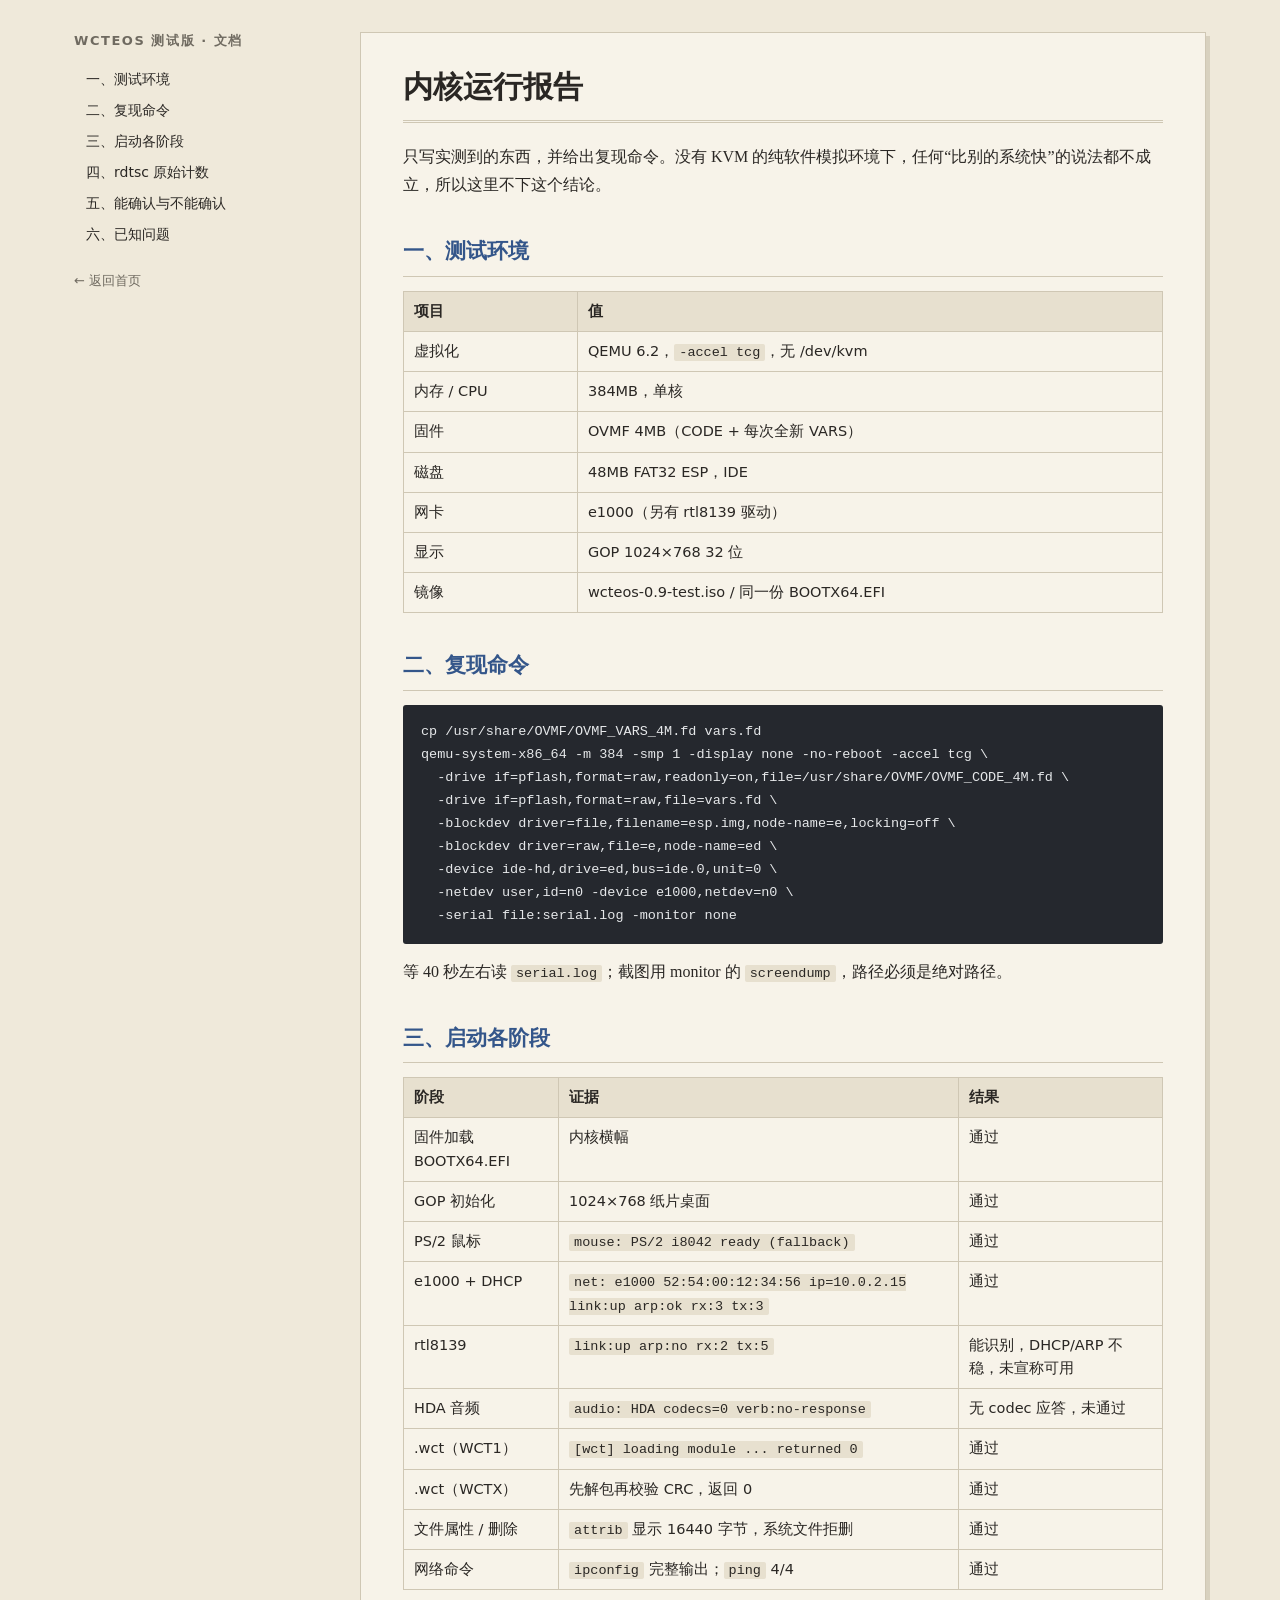
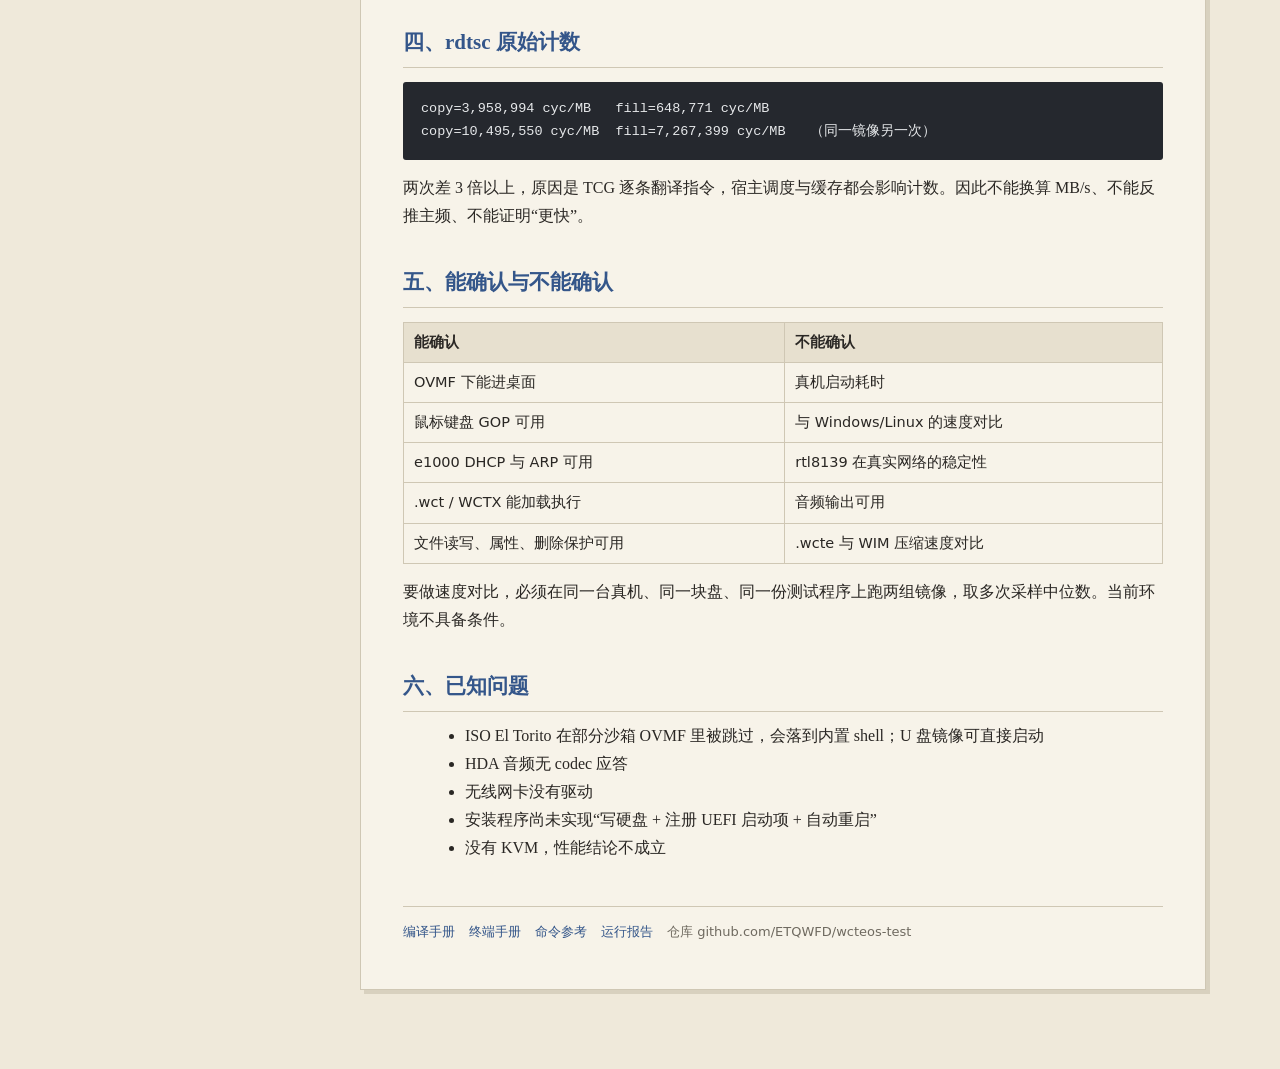
<file: docs/performance.html>
<!DOCTYPE html><html lang="zh-CN"><head><meta charset="utf-8">
<meta name="viewport" content="width=device-width,initial-scale=1">
<title>内核运行报告 - wcteos 测试版</title>
<style>
:root{--paper:#efe9da;--ink:#2a2724;--accent:#34568a;--line:#cfc7b4;--code:#25282e;--muted:#6f6a60}
*{box-sizing:border-box}
body{margin:0;background:var(--paper);color:var(--ink);font:16px/1.75 "Noto Serif CJK SC","Source Han Serif SC",Georgia,serif}
.layout{display:grid;grid-template-columns:250px minmax(0,1fr);gap:36px;max-width:1180px;margin:0 auto;padding:32px 24px 80px}
aside{position:sticky;top:24px;align-self:start;max-height:calc(100vh - 48px);overflow:auto}
.brand{font:600 13px/1.4 system-ui,sans-serif;letter-spacing:.12em;color:var(--muted);text-transform:uppercase;margin-bottom:14px}
nav a{display:block;font:14px/1.5 system-ui,sans-serif;color:var(--ink);text-decoration:none;padding:5px 0 5px 10px;border-left:2px solid transparent}
nav a:hover{color:var(--accent);border-left-color:var(--accent)}
.back{font:13px system-ui,sans-serif;color:var(--muted);text-decoration:none;display:inline-block;margin-top:22px}
main{background:#f7f3e9;border:1px solid var(--line);padding:34px 42px 48px;box-shadow:4px 4px 0 #d8d1bf}
h1{font-size:30px;line-height:1.3;margin:0 0 20px;padding-bottom:14px;border-bottom:3px double var(--line)}
h2{font-size:21px;margin:34px 0 10px;color:var(--accent);padding-bottom:6px;border-bottom:1px solid var(--line)}
h3{font-size:17px;margin:22px 0 8px}
p{margin:10px 0}
code{background:#e7e0cf;padding:1px 5px;border-radius:2px;font:13.5px/1.5 "JetBrains Mono",Consolas,monospace}
pre.code{background:var(--code);color:#e6e8ea;padding:16px 18px;overflow:auto;border-radius:3px;margin:14px 0;font:13.5px/1.7 "JetBrains Mono",Consolas,monospace}
pre.code code{background:none;padding:0;color:inherit;font-size:inherit}
table{border-collapse:collapse;width:100%;margin:14px 0;font:14.5px/1.6 system-ui,sans-serif}
th,td{border:1px solid var(--line);padding:8px 10px;text-align:left;vertical-align:top}
th{background:#e7e0cf;font-weight:600}
ul,ol{margin:10px 0 10px 22px}
.callout{background:#e9e2cf;border-left:4px solid var(--accent);padding:12px 16px;margin:16px 0;font:14.5px/1.7 system-ui,sans-serif}
footer{margin-top:44px;padding-top:16px;border-top:1px solid var(--line);font:13px system-ui,sans-serif;color:var(--muted)}
footer a{color:var(--accent);text-decoration:none;margin-right:14px}
@media(max-width:820px){.layout{grid-template-columns:1fr}aside{position:static;max-height:none}main{padding:24px 18px}}
</style></head><body><div class="layout">
<aside><div class="brand">wcteos 测试版 · 文档</div><nav><a href="#一-测试环境">一、测试环境</a>
<a href="#二-复现命令">二、复现命令</a>
<a href="#三-启动各阶段">三、启动各阶段</a>
<a href="#四-rdtsc-原始计数">四、rdtsc 原始计数</a>
<a href="#五-能确认与不能确认">五、能确认与不能确认</a>
<a href="#六-已知问题">六、已知问题</a></nav><a class="back" href="../index.html">← 返回首页</a></aside>
<main><h1 id="内核运行报告">内核运行报告</h1>
<p>只写实测到的东西，并给出复现命令。没有 KVM 的纯软件模拟环境下，任何“比别的系统快”的说法都不成立，所以这里不下这个结论。</p>
<h2 id="一-测试环境">一、测试环境</h2>
<table><thead><tr><th>项目</th><th>值</th></tr></thead><tbody><tr><td>虚拟化</td><td>QEMU 6.2，<code>-accel tcg</code>，无 /dev/kvm</td></tr><tr><td>内存 / CPU</td><td>384MB，单核</td></tr><tr><td>固件</td><td>OVMF 4MB（CODE + 每次全新 VARS）</td></tr><tr><td>磁盘</td><td>48MB FAT32 ESP，IDE</td></tr><tr><td>网卡</td><td>e1000（另有 rtl8139 驱动）</td></tr><tr><td>显示</td><td>GOP 1024×768 32 位</td></tr><tr><td>镜像</td><td>wcteos-0.9-test.iso / 同一份 BOOTX64.EFI</td></tr></tbody></table>
<h2 id="二-复现命令">二、复现命令</h2>
<pre class="code"><code>cp /usr/share/OVMF/OVMF_VARS_4M.fd vars.fd
qemu-system-x86_64 -m 384 -smp 1 -display none -no-reboot -accel tcg \
  -drive if=pflash,format=raw,readonly=on,file=/usr/share/OVMF/OVMF_CODE_4M.fd \
  -drive if=pflash,format=raw,file=vars.fd \
  -blockdev driver=file,filename=esp.img,node-name=e,locking=off \
  -blockdev driver=raw,file=e,node-name=ed \
  -device ide-hd,drive=ed,bus=ide.0,unit=0 \
  -netdev user,id=n0 -device e1000,netdev=n0 \
  -serial file:serial.log -monitor none</code></pre>
<p>等 40 秒左右读 <code>serial.log</code>；截图用 monitor 的 <code>screendump</code>，路径必须是绝对路径。</p>
<h2 id="三-启动各阶段">三、启动各阶段</h2>
<table><thead><tr><th>阶段</th><th>证据</th><th>结果</th></tr></thead><tbody><tr><td>固件加载 BOOTX64.EFI</td><td>内核横幅</td><td>通过</td></tr><tr><td>GOP 初始化</td><td>1024×768 纸片桌面</td><td>通过</td></tr><tr><td>PS/2 鼠标</td><td><code>mouse: PS/2 i8042 ready (fallback)</code></td><td>通过</td></tr><tr><td>e1000 + DHCP</td><td><code>net: e1000 52:54:00:12:34:56 ip=10.0.2.15 link:up arp:ok rx:3 tx:3</code></td><td>通过</td></tr><tr><td>rtl8139</td><td><code>link:up arp:no rx:2 tx:5</code></td><td>能识别，DHCP/ARP 不稳，未宣称可用</td></tr><tr><td>HDA 音频</td><td><code>audio: HDA codecs=0 verb:no-response</code></td><td>无 codec 应答，未通过</td></tr><tr><td>.wct（WCT1）</td><td><code>[wct] loading module ... returned 0</code></td><td>通过</td></tr><tr><td>.wct（WCTX）</td><td>先解包再校验 CRC，返回 0</td><td>通过</td></tr><tr><td>文件属性 / 删除</td><td><code>attrib</code> 显示 16440 字节，系统文件拒删</td><td>通过</td></tr><tr><td>网络命令</td><td><code>ipconfig</code> 完整输出；<code>ping</code> 4/4</td><td>通过</td></tr></tbody></table>
<h2 id="四-rdtsc-原始计数">四、rdtsc 原始计数</h2>
<pre class="code"><code>copy=3,958,994 cyc/MB   fill=648,771 cyc/MB
copy=10,495,550 cyc/MB  fill=7,267,399 cyc/MB   （同一镜像另一次）</code></pre>
<p>两次差 3 倍以上，原因是 TCG 逐条翻译指令，宿主调度与缓存都会影响计数。因此不能换算 MB/s、不能反推主频、不能证明“更快”。</p>
<h2 id="五-能确认与不能确认">五、能确认与不能确认</h2>
<table><thead><tr><th>能确认</th><th>不能确认</th></tr></thead><tbody><tr><td>OVMF 下能进桌面</td><td>真机启动耗时</td></tr><tr><td>鼠标键盘 GOP 可用</td><td>与 Windows/Linux 的速度对比</td></tr><tr><td>e1000 DHCP 与 ARP 可用</td><td>rtl8139 在真实网络的稳定性</td></tr><tr><td>.wct / WCTX 能加载执行</td><td>音频输出可用</td></tr><tr><td>文件读写、属性、删除保护可用</td><td>.wcte 与 WIM 压缩速度对比</td></tr></tbody></table>
<p>要做速度对比，必须在同一台真机、同一块盘、同一份测试程序上跑两组镜像，取多次采样中位数。当前环境不具备条件。</p>
<h2 id="六-已知问题">六、已知问题</h2>
<ul><li>ISO El Torito 在部分沙箱 OVMF 里被跳过，会落到内置 shell；U 盘镜像可直接启动</li><li>HDA 音频无 codec 应答</li><li>无线网卡没有驱动</li><li>安装程序尚未实现“写硬盘 + 注册 UEFI 启动项 + 自动重启”</li><li>没有 KVM，性能结论不成立</li></ul>
<footer><a href="wct-compile.html">编译手册</a><a href="terminal.html">终端手册</a><a href="commands.html">命令参考</a><a href="performance.html">运行报告</a><span>仓库 github.com/ETQWFD/wcteos-test</span></footer>
</main></div></body></html>
</file>
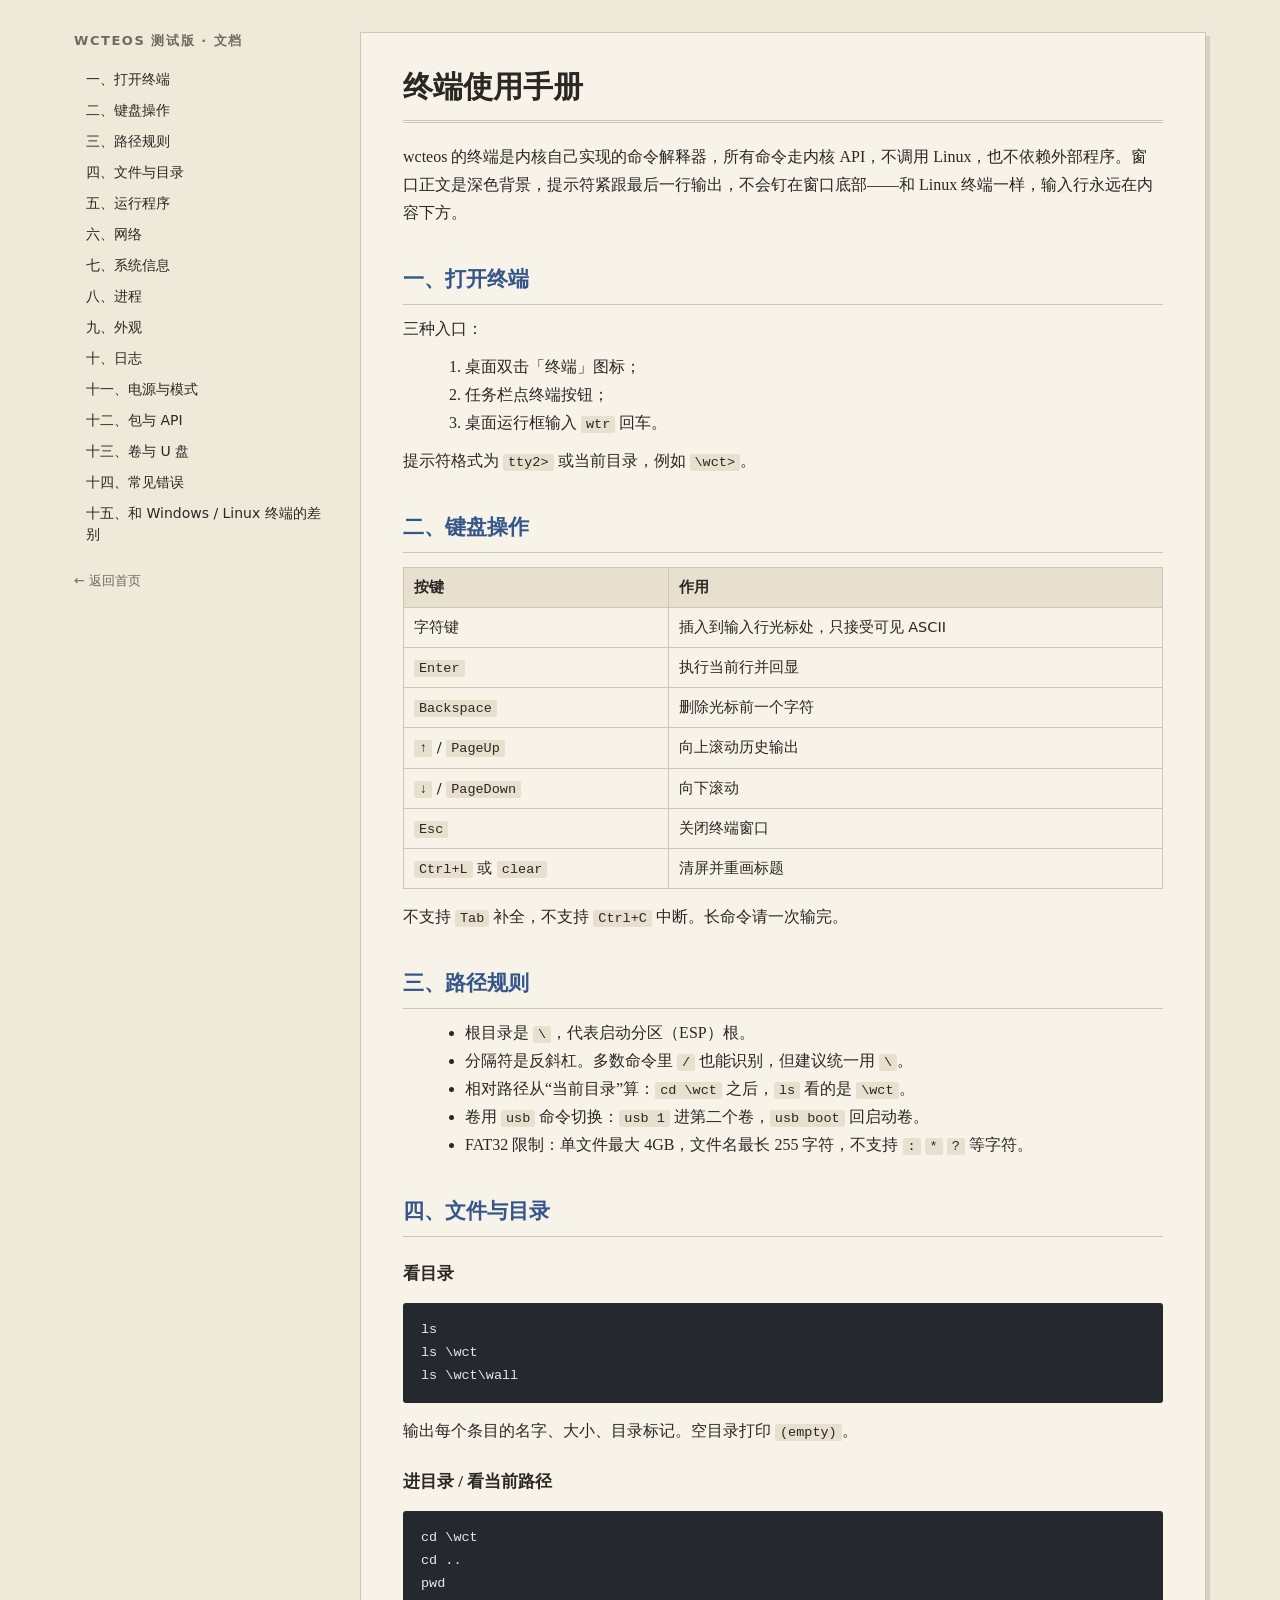
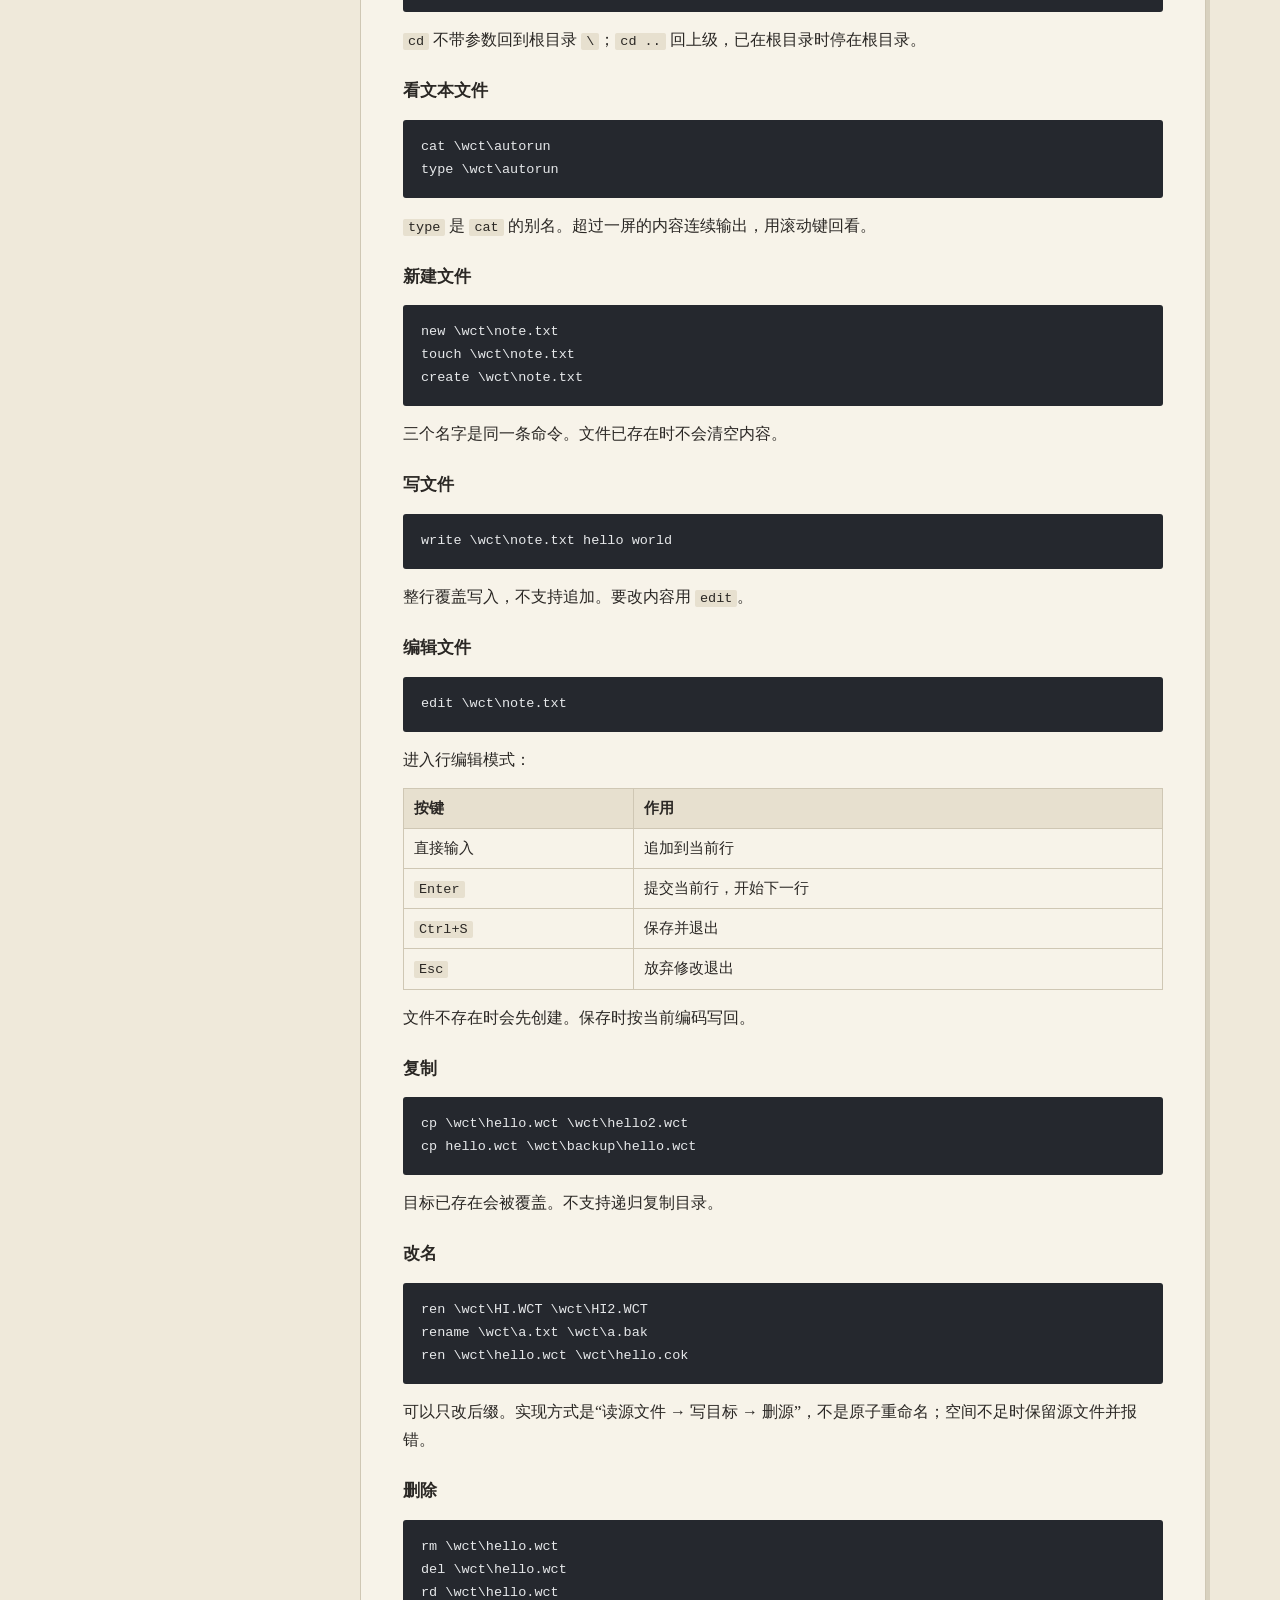
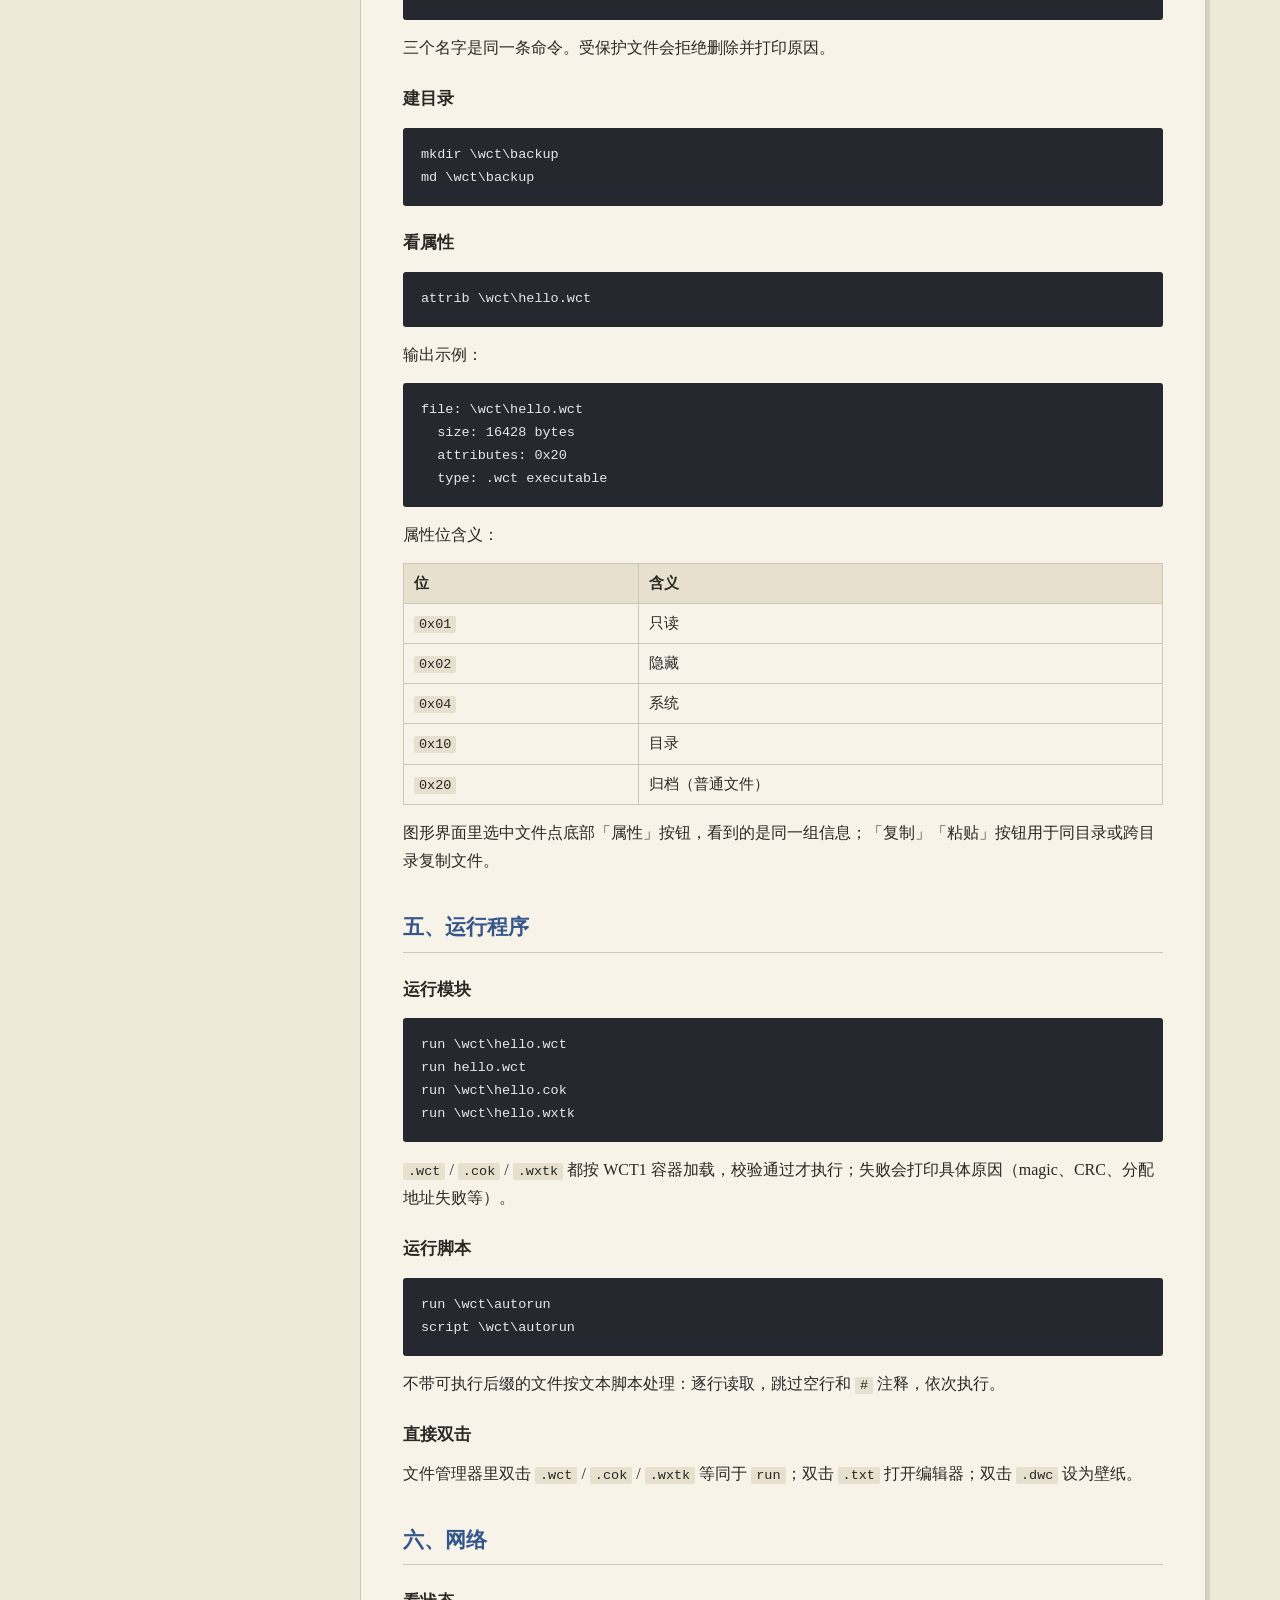
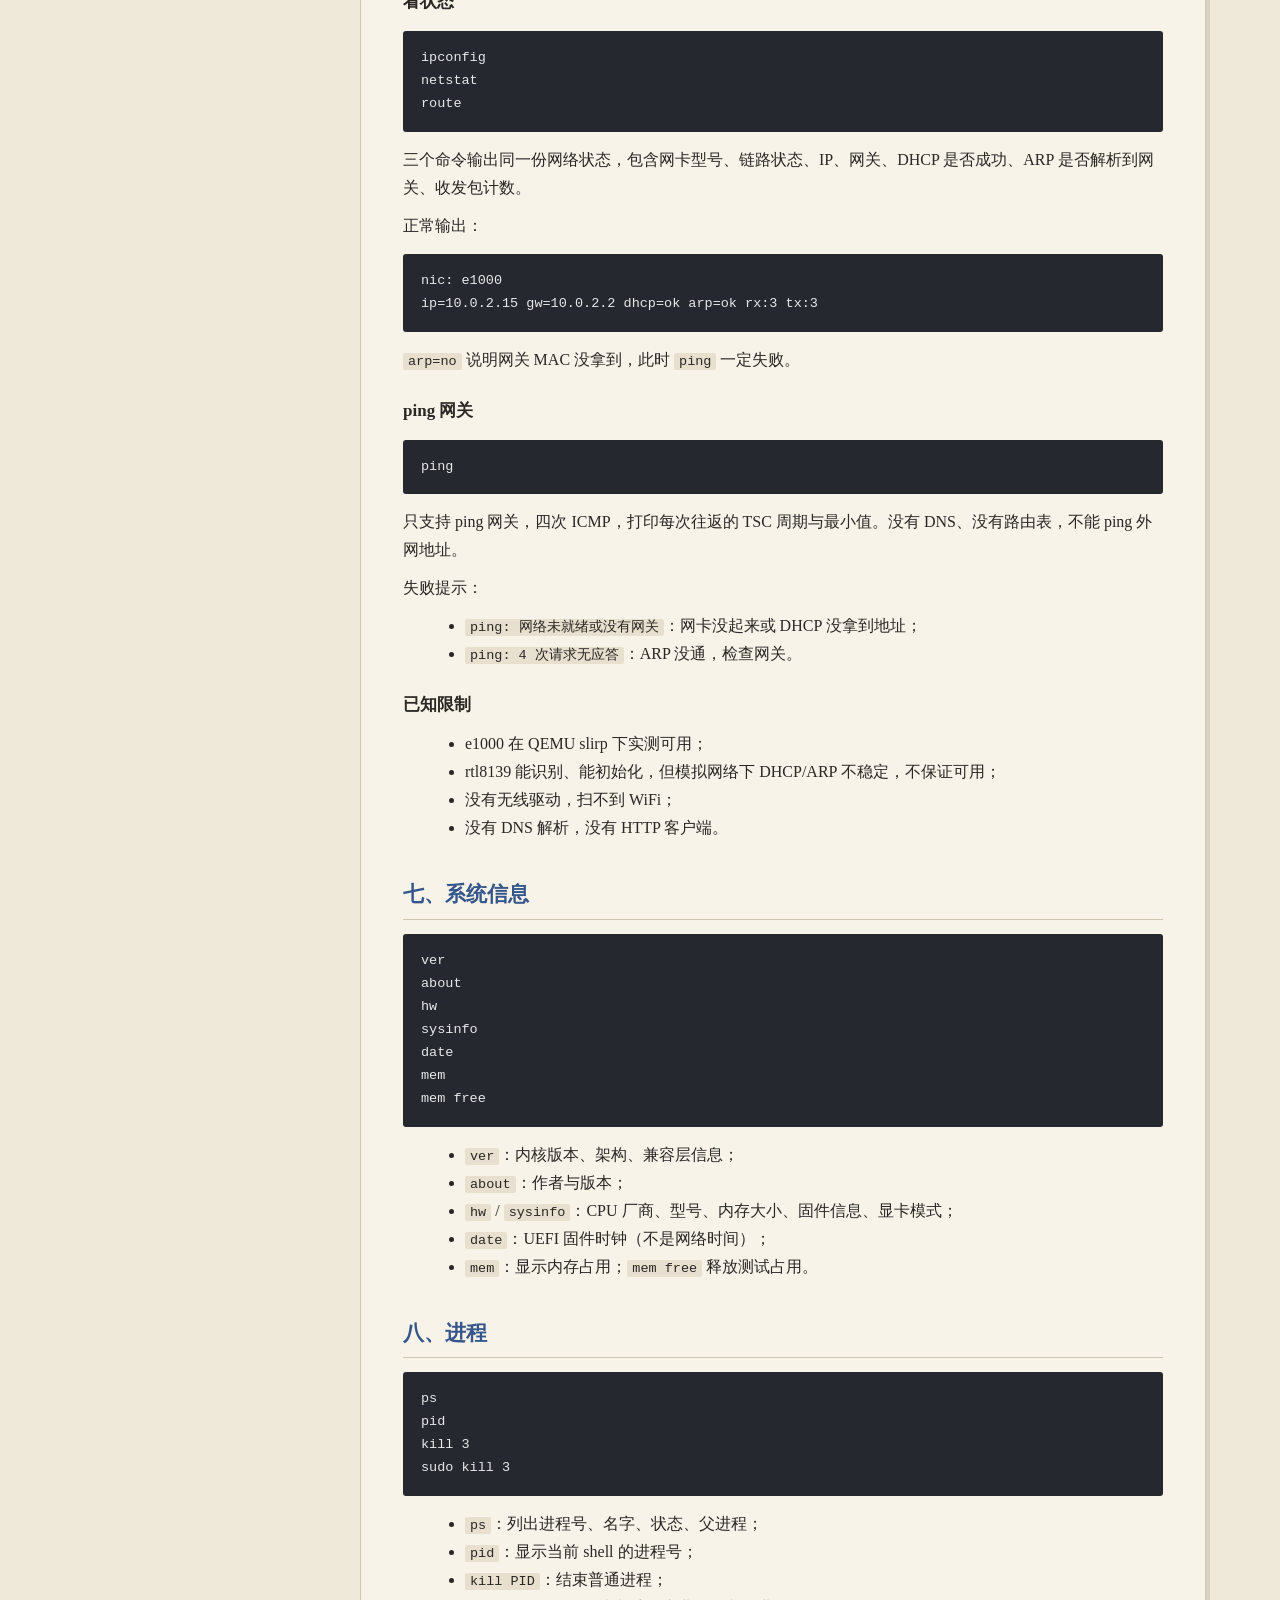
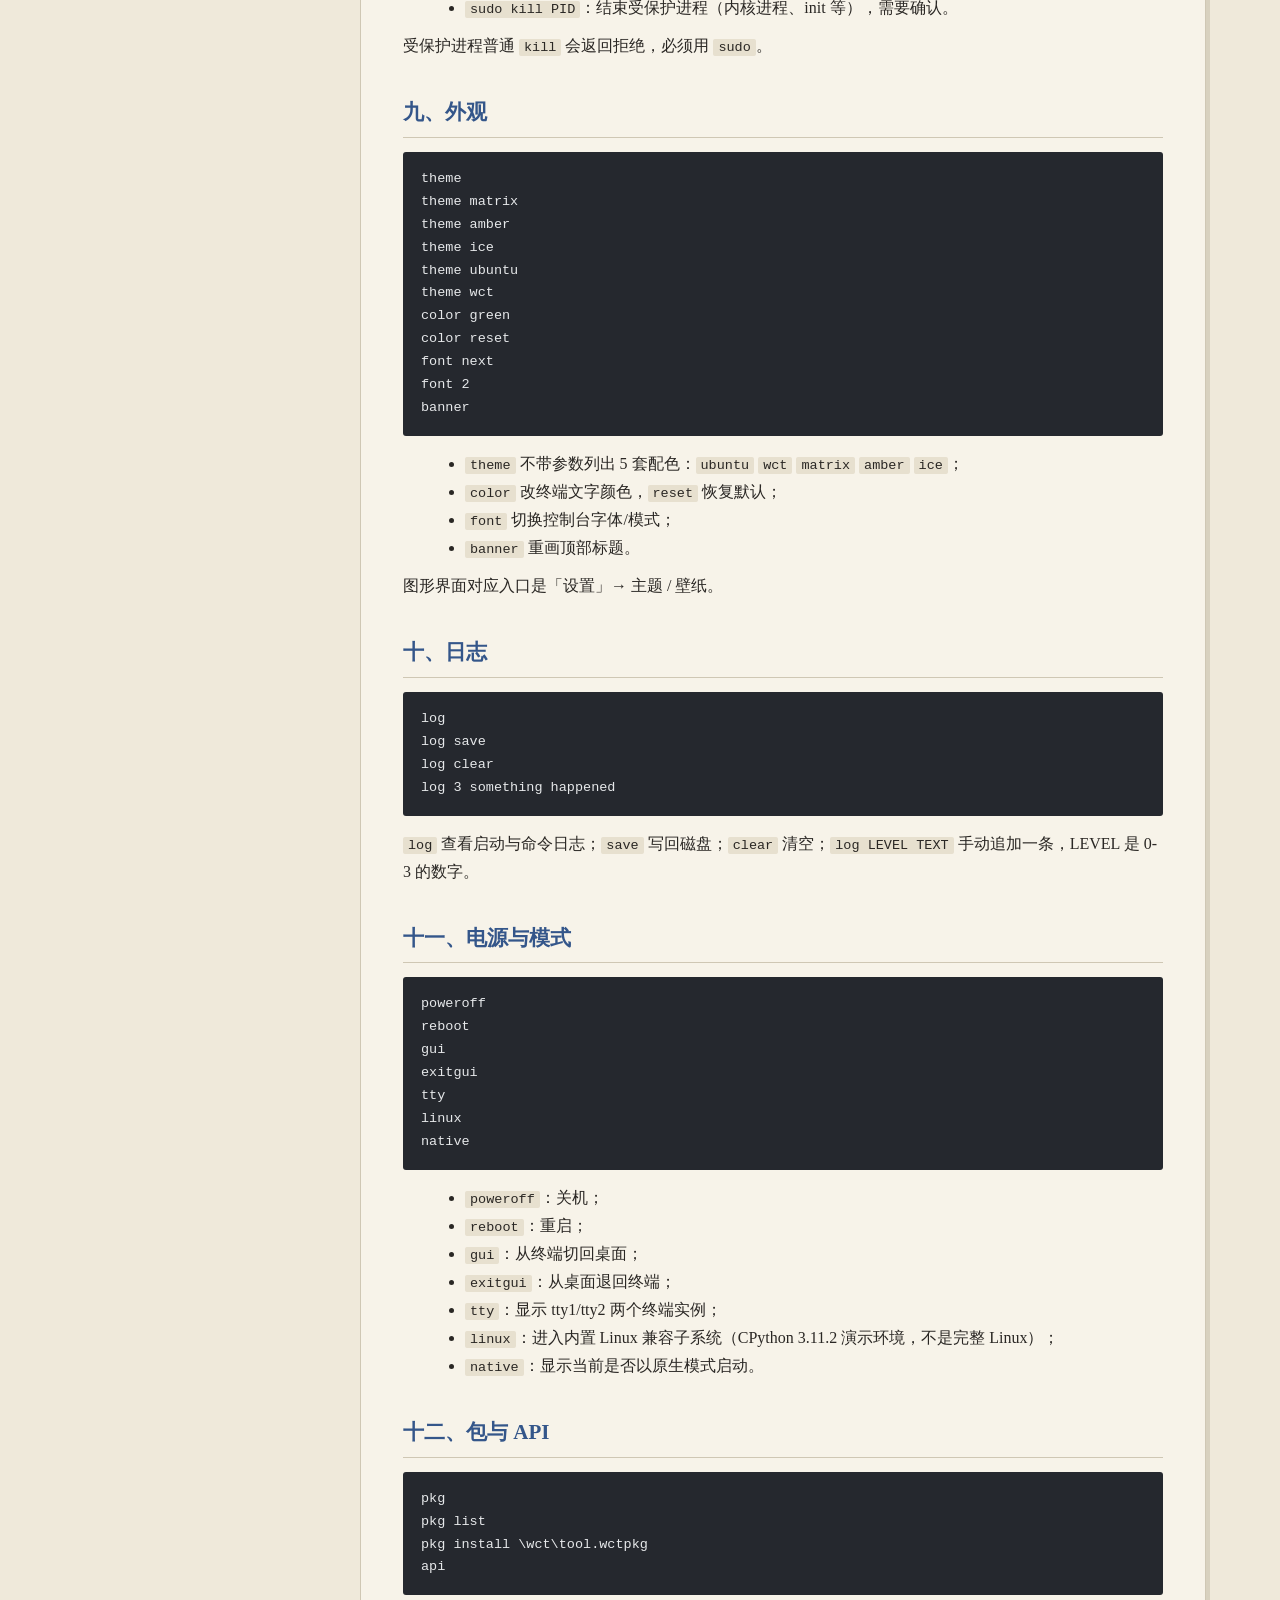
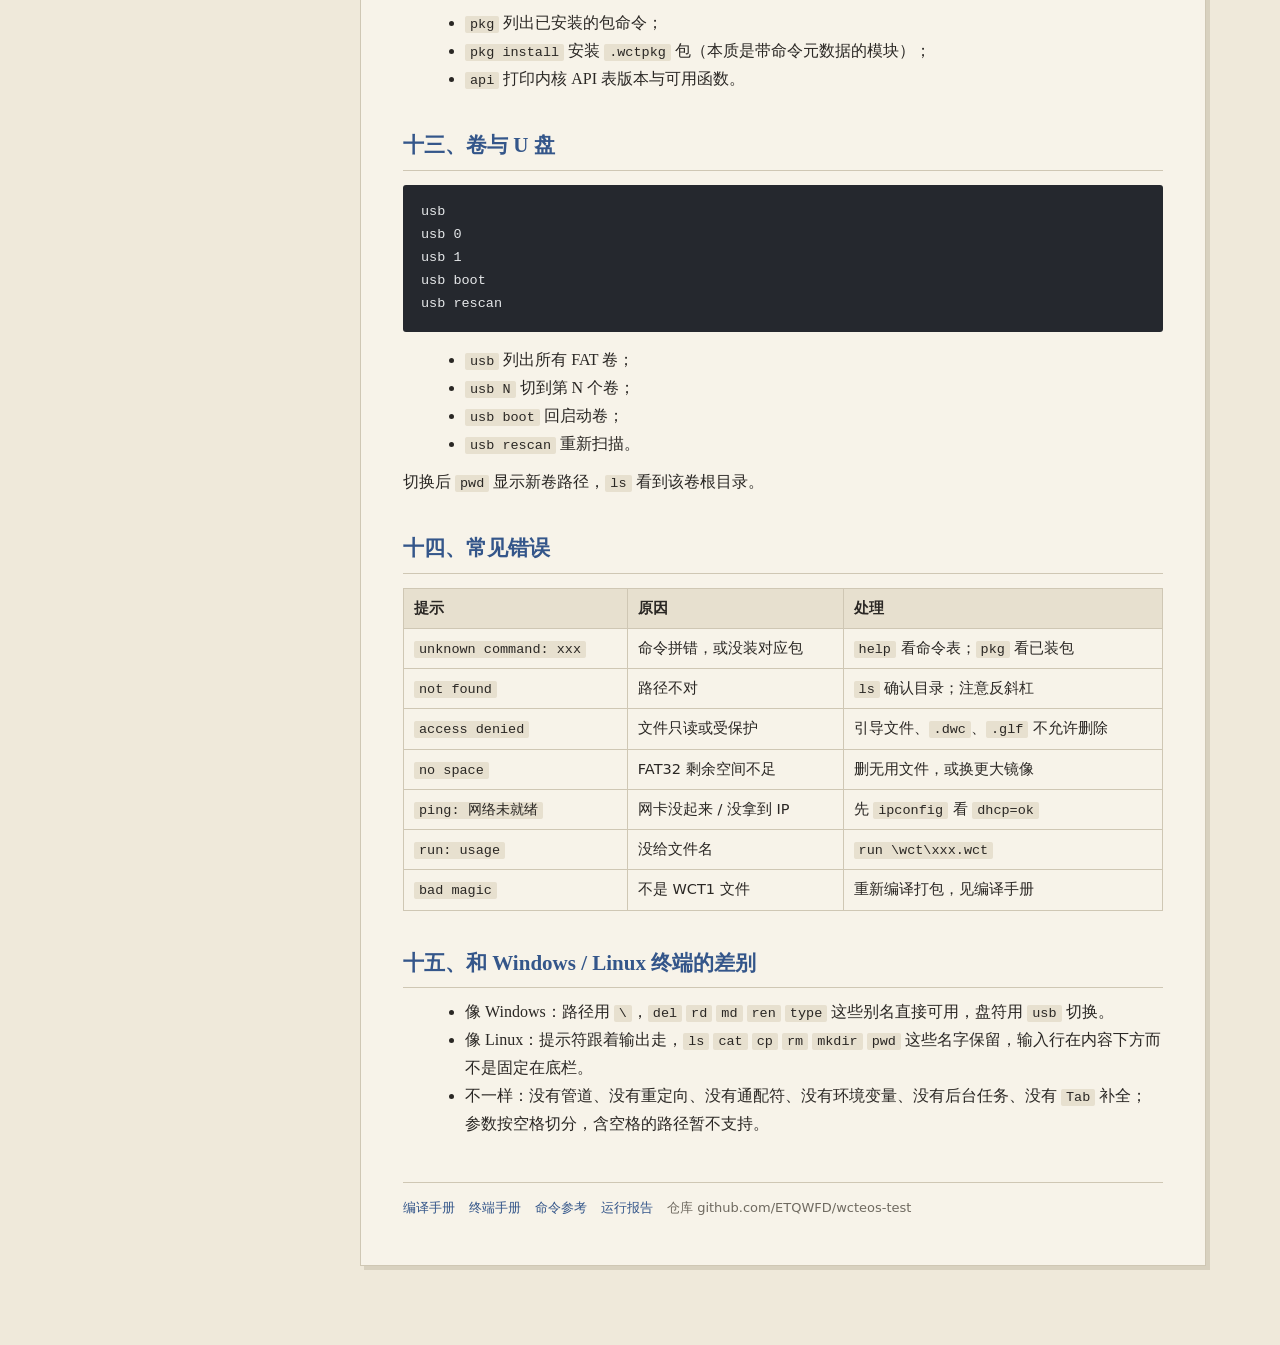
<file: docs/terminal.html>
<!DOCTYPE html><html lang="zh-CN"><head><meta charset="utf-8">
<meta name="viewport" content="width=device-width,initial-scale=1">
<title>终端使用手册 - wcteos 测试版</title>
<style>
:root{--paper:#efe9da;--ink:#2a2724;--accent:#34568a;--line:#cfc7b4;--code:#25282e;--muted:#6f6a60}
*{box-sizing:border-box}
body{margin:0;background:var(--paper);color:var(--ink);font:16px/1.75 "Noto Serif CJK SC","Source Han Serif SC",Georgia,serif}
.layout{display:grid;grid-template-columns:250px minmax(0,1fr);gap:36px;max-width:1180px;margin:0 auto;padding:32px 24px 80px}
aside{position:sticky;top:24px;align-self:start;max-height:calc(100vh - 48px);overflow:auto}
.brand{font:600 13px/1.4 system-ui,sans-serif;letter-spacing:.12em;color:var(--muted);text-transform:uppercase;margin-bottom:14px}
nav a{display:block;font:14px/1.5 system-ui,sans-serif;color:var(--ink);text-decoration:none;padding:5px 0 5px 10px;border-left:2px solid transparent}
nav a:hover{color:var(--accent);border-left-color:var(--accent)}
.back{font:13px system-ui,sans-serif;color:var(--muted);text-decoration:none;display:inline-block;margin-top:22px}
main{background:#f7f3e9;border:1px solid var(--line);padding:34px 42px 48px;box-shadow:4px 4px 0 #d8d1bf}
h1{font-size:30px;line-height:1.3;margin:0 0 20px;padding-bottom:14px;border-bottom:3px double var(--line)}
h2{font-size:21px;margin:34px 0 10px;color:var(--accent);padding-bottom:6px;border-bottom:1px solid var(--line)}
h3{font-size:17px;margin:22px 0 8px}
p{margin:10px 0}
code{background:#e7e0cf;padding:1px 5px;border-radius:2px;font:13.5px/1.5 "JetBrains Mono",Consolas,monospace}
pre.code{background:var(--code);color:#e6e8ea;padding:16px 18px;overflow:auto;border-radius:3px;margin:14px 0;font:13.5px/1.7 "JetBrains Mono",Consolas,monospace}
pre.code code{background:none;padding:0;color:inherit;font-size:inherit}
table{border-collapse:collapse;width:100%;margin:14px 0;font:14.5px/1.6 system-ui,sans-serif}
th,td{border:1px solid var(--line);padding:8px 10px;text-align:left;vertical-align:top}
th{background:#e7e0cf;font-weight:600}
ul,ol{margin:10px 0 10px 22px}
.callout{background:#e9e2cf;border-left:4px solid var(--accent);padding:12px 16px;margin:16px 0;font:14.5px/1.7 system-ui,sans-serif}
footer{margin-top:44px;padding-top:16px;border-top:1px solid var(--line);font:13px system-ui,sans-serif;color:var(--muted)}
footer a{color:var(--accent);text-decoration:none;margin-right:14px}
@media(max-width:820px){.layout{grid-template-columns:1fr}aside{position:static;max-height:none}main{padding:24px 18px}}
</style></head><body><div class="layout">
<aside><div class="brand">wcteos 测试版 · 文档</div><nav><a href="#一-打开终端">一、打开终端</a>
<a href="#二-键盘操作">二、键盘操作</a>
<a href="#三-路径规则">三、路径规则</a>
<a href="#四-文件与目录">四、文件与目录</a>
<a href="#五-运行程序">五、运行程序</a>
<a href="#六-网络">六、网络</a>
<a href="#七-系统信息">七、系统信息</a>
<a href="#八-进程">八、进程</a>
<a href="#九-外观">九、外观</a>
<a href="#十-日志">十、日志</a>
<a href="#十一-电源与模式">十一、电源与模式</a>
<a href="#十二-包与-api">十二、包与 API</a>
<a href="#十三-卷与-u-盘">十三、卷与 U 盘</a>
<a href="#十四-常见错误">十四、常见错误</a>
<a href="#十五-和-windows-linux-终端的差别">十五、和 Windows / Linux 终端的差别</a></nav><a class="back" href="../index.html">← 返回首页</a></aside>
<main><h1 id="终端使用手册">终端使用手册</h1>
<p>wcteos 的终端是内核自己实现的命令解释器，所有命令走内核 API，不调用 Linux，也不依赖外部程序。窗口正文是深色背景，提示符紧跟最后一行输出，不会钉在窗口底部——和 Linux 终端一样，输入行永远在内容下方。</p>
<h2 id="一-打开终端">一、打开终端</h2>
<p>三种入口：</p>
<ol><li>桌面双击「终端」图标；</li><li>任务栏点终端按钮；</li><li>桌面运行框输入 <code>wtr</code> 回车。</li></ol>
<p>提示符格式为 <code>tty2&gt;</code> 或当前目录，例如 <code>\wct&gt;</code>。</p>
<h2 id="二-键盘操作">二、键盘操作</h2>
<table><thead><tr><th>按键</th><th>作用</th></tr></thead><tbody><tr><td>字符键</td><td>插入到输入行光标处，只接受可见 ASCII</td></tr><tr><td><code>Enter</code></td><td>执行当前行并回显</td></tr><tr><td><code>Backspace</code></td><td>删除光标前一个字符</td></tr><tr><td><code>↑</code> / <code>PageUp</code></td><td>向上滚动历史输出</td></tr><tr><td><code>↓</code> / <code>PageDown</code></td><td>向下滚动</td></tr><tr><td><code>Esc</code></td><td>关闭终端窗口</td></tr><tr><td><code>Ctrl+L</code> 或 <code>clear</code></td><td>清屏并重画标题</td></tr></tbody></table>
<p>不支持 <code>Tab</code> 补全，不支持 <code>Ctrl+C</code> 中断。长命令请一次输完。</p>
<h2 id="三-路径规则">三、路径规则</h2>
<ul><li>根目录是 <code>\</code>，代表启动分区（ESP）根。</li><li>分隔符是反斜杠。多数命令里 <code>/</code> 也能识别，但建议统一用 <code>\</code>。</li><li>相对路径从“当前目录”算：<code>cd \wct</code> 之后，<code>ls</code> 看的是 <code>\wct</code>。</li><li>卷用 <code>usb</code> 命令切换：<code>usb 1</code> 进第二个卷，<code>usb boot</code> 回启动卷。</li><li>FAT32 限制：单文件最大 4GB，文件名最长 255 字符，不支持 <code>:</code> <code>*</code> <code>?</code> 等字符。</li></ul>
<h2 id="四-文件与目录">四、文件与目录</h2>
<h3 id="看目录">看目录</h3>
<pre class="code"><code>ls
ls \wct
ls \wct\wall</code></pre>
<p>输出每个条目的名字、大小、目录标记。空目录打印 <code>(empty)</code>。</p>
<h3 id="进目录-看当前路径">进目录 / 看当前路径</h3>
<pre class="code"><code>cd \wct
cd ..
pwd</code></pre>
<p><code>cd</code> 不带参数回到根目录 <code>\</code>；<code>cd ..</code> 回上级，已在根目录时停在根目录。</p>
<h3 id="看文本文件">看文本文件</h3>
<pre class="code"><code>cat \wct\autorun
type \wct\autorun</code></pre>
<p><code>type</code> 是 <code>cat</code> 的别名。超过一屏的内容连续输出，用滚动键回看。</p>
<h3 id="新建文件">新建文件</h3>
<pre class="code"><code>new \wct\note.txt
touch \wct\note.txt
create \wct\note.txt</code></pre>
<p>三个名字是同一条命令。文件已存在时不会清空内容。</p>
<h3 id="写文件">写文件</h3>
<pre class="code"><code>write \wct\note.txt hello world</code></pre>
<p>整行覆盖写入，不支持追加。要改内容用 <code>edit</code>。</p>
<h3 id="编辑文件">编辑文件</h3>
<pre class="code"><code>edit \wct\note.txt</code></pre>
<p>进入行编辑模式：</p>
<table><thead><tr><th>按键</th><th>作用</th></tr></thead><tbody><tr><td>直接输入</td><td>追加到当前行</td></tr><tr><td><code>Enter</code></td><td>提交当前行，开始下一行</td></tr><tr><td><code>Ctrl+S</code></td><td>保存并退出</td></tr><tr><td><code>Esc</code></td><td>放弃修改退出</td></tr></tbody></table>
<p>文件不存在时会先创建。保存时按当前编码写回。</p>
<h3 id="复制">复制</h3>
<pre class="code"><code>cp \wct\hello.wct \wct\hello2.wct
cp hello.wct \wct\backup\hello.wct</code></pre>
<p>目标已存在会被覆盖。不支持递归复制目录。</p>
<h3 id="改名">改名</h3>
<pre class="code"><code>ren \wct\HI.WCT \wct\HI2.WCT
rename \wct\a.txt \wct\a.bak
ren \wct\hello.wct \wct\hello.cok</code></pre>
<p>可以只改后缀。实现方式是“读源文件 → 写目标 → 删源”，不是原子重命名；空间不足时保留源文件并报错。</p>
<h3 id="删除">删除</h3>
<pre class="code"><code>rm \wct\hello.wct
del \wct\hello.wct
rd \wct\hello.wct</code></pre>
<p>三个名字是同一条命令。受保护文件会拒绝删除并打印原因。</p>
<h3 id="建目录">建目录</h3>
<pre class="code"><code>mkdir \wct\backup
md \wct\backup</code></pre>
<h3 id="看属性">看属性</h3>
<pre class="code"><code>attrib \wct\hello.wct</code></pre>
<p>输出示例：</p>
<pre class="code"><code>file: \wct\hello.wct
  size: 16428 bytes
  attributes: 0x20
  type: .wct executable</code></pre>
<p>属性位含义：</p>
<table><thead><tr><th>位</th><th>含义</th></tr></thead><tbody><tr><td><code>0x01</code></td><td>只读</td></tr><tr><td><code>0x02</code></td><td>隐藏</td></tr><tr><td><code>0x04</code></td><td>系统</td></tr><tr><td><code>0x10</code></td><td>目录</td></tr><tr><td><code>0x20</code></td><td>归档（普通文件）</td></tr></tbody></table>
<p>图形界面里选中文件点底部「属性」按钮，看到的是同一组信息；「复制」「粘贴」按钮用于同目录或跨目录复制文件。</p>
<h2 id="五-运行程序">五、运行程序</h2>
<h3 id="运行模块">运行模块</h3>
<pre class="code"><code>run \wct\hello.wct
run hello.wct
run \wct\hello.cok
run \wct\hello.wxtk</code></pre>
<p><code>.wct</code> / <code>.cok</code> / <code>.wxtk</code> 都按 WCT1 容器加载，校验通过才执行；失败会打印具体原因（magic、CRC、分配地址失败等）。</p>
<h3 id="运行脚本">运行脚本</h3>
<pre class="code"><code>run \wct\autorun
script \wct\autorun</code></pre>
<p>不带可执行后缀的文件按文本脚本处理：逐行读取，跳过空行和 <code>#</code> 注释，依次执行。</p>
<h3 id="直接双击">直接双击</h3>
<p>文件管理器里双击 <code>.wct</code> / <code>.cok</code> / <code>.wxtk</code> 等同于 <code>run</code>；双击 <code>.txt</code> 打开编辑器；双击 <code>.dwc</code> 设为壁纸。</p>
<h2 id="六-网络">六、网络</h2>
<h3 id="看状态">看状态</h3>
<pre class="code"><code>ipconfig
netstat
route</code></pre>
<p>三个命令输出同一份网络状态，包含网卡型号、链路状态、IP、网关、DHCP 是否成功、ARP 是否解析到网关、收发包计数。</p>
<p>正常输出：</p>
<pre class="code"><code>nic: e1000
ip=10.0.2.15 gw=10.0.2.2 dhcp=ok arp=ok rx:3 tx:3</code></pre>
<p><code>arp=no</code> 说明网关 MAC 没拿到，此时 <code>ping</code> 一定失败。</p>
<h3 id="ping-网关">ping 网关</h3>
<pre class="code"><code>ping</code></pre>
<p>只支持 ping 网关，四次 ICMP，打印每次往返的 TSC 周期与最小值。没有 DNS、没有路由表，不能 ping 外网地址。</p>
<p>失败提示：</p>
<ul><li><code>ping: 网络未就绪或没有网关</code>：网卡没起来或 DHCP 没拿到地址；</li><li><code>ping: 4 次请求无应答</code>：ARP 没通，检查网关。</li></ul>
<h3 id="已知限制">已知限制</h3>
<ul><li>e1000 在 QEMU slirp 下实测可用；</li><li>rtl8139 能识别、能初始化，但模拟网络下 DHCP/ARP 不稳定，不保证可用；</li><li>没有无线驱动，扫不到 WiFi；</li><li>没有 DNS 解析，没有 HTTP 客户端。</li></ul>
<h2 id="七-系统信息">七、系统信息</h2>
<pre class="code"><code>ver
about
hw
sysinfo
date
mem
mem free</code></pre>
<ul><li><code>ver</code>：内核版本、架构、兼容层信息；</li><li><code>about</code>：作者与版本；</li><li><code>hw</code> / <code>sysinfo</code>：CPU 厂商、型号、内存大小、固件信息、显卡模式；</li><li><code>date</code>：UEFI 固件时钟（不是网络时间）；</li><li><code>mem</code>：显示内存占用；<code>mem free</code> 释放测试占用。</li></ul>
<h2 id="八-进程">八、进程</h2>
<pre class="code"><code>ps
pid
kill 3
sudo kill 3</code></pre>
<ul><li><code>ps</code>：列出进程号、名字、状态、父进程；</li><li><code>pid</code>：显示当前 shell 的进程号；</li><li><code>kill PID</code>：结束普通进程；</li><li><code>sudo kill PID</code>：结束受保护进程（内核进程、init 等），需要确认。</li></ul>
<p>受保护进程普通 <code>kill</code> 会返回拒绝，必须用 <code>sudo</code>。</p>
<h2 id="九-外观">九、外观</h2>
<pre class="code"><code>theme
theme matrix
theme amber
theme ice
theme ubuntu
theme wct
color green
color reset
font next
font 2
banner</code></pre>
<ul><li><code>theme</code> 不带参数列出 5 套配色：<code>ubuntu</code> <code>wct</code> <code>matrix</code> <code>amber</code> <code>ice</code>；</li><li><code>color</code> 改终端文字颜色，<code>reset</code> 恢复默认；</li><li><code>font</code> 切换控制台字体/模式；</li><li><code>banner</code> 重画顶部标题。</li></ul>
<p>图形界面对应入口是「设置」→ 主题 / 壁纸。</p>
<h2 id="十-日志">十、日志</h2>
<pre class="code"><code>log
log save
log clear
log 3 something happened</code></pre>
<p><code>log</code> 查看启动与命令日志；<code>save</code> 写回磁盘；<code>clear</code> 清空；<code>log LEVEL TEXT</code> 手动追加一条，LEVEL 是 0-3 的数字。</p>
<h2 id="十一-电源与模式">十一、电源与模式</h2>
<pre class="code"><code>poweroff
reboot
gui
exitgui
tty
linux
native</code></pre>
<ul><li><code>poweroff</code>：关机；</li><li><code>reboot</code>：重启；</li><li><code>gui</code>：从终端切回桌面；</li><li><code>exitgui</code>：从桌面退回终端；</li><li><code>tty</code>：显示 tty1/tty2 两个终端实例；</li><li><code>linux</code>：进入内置 Linux 兼容子系统（CPython 3.11.2 演示环境，不是完整 Linux）；</li><li><code>native</code>：显示当前是否以原生模式启动。</li></ul>
<h2 id="十二-包与-api">十二、包与 API</h2>
<pre class="code"><code>pkg
pkg list
pkg install \wct\tool.wctpkg
api</code></pre>
<ul><li><code>pkg</code> 列出已安装的包命令；</li><li><code>pkg install</code> 安装 <code>.wctpkg</code> 包（本质是带命令元数据的模块）；</li><li><code>api</code> 打印内核 API 表版本与可用函数。</li></ul>
<h2 id="十三-卷与-u-盘">十三、卷与 U 盘</h2>
<pre class="code"><code>usb
usb 0
usb 1
usb boot
usb rescan</code></pre>
<ul><li><code>usb</code> 列出所有 FAT 卷；</li><li><code>usb N</code> 切到第 N 个卷；</li><li><code>usb boot</code> 回启动卷；</li><li><code>usb rescan</code> 重新扫描。</li></ul>
<p>切换后 <code>pwd</code> 显示新卷路径，<code>ls</code> 看到该卷根目录。</p>
<h2 id="十四-常见错误">十四、常见错误</h2>
<table><thead><tr><th>提示</th><th>原因</th><th>处理</th></tr></thead><tbody><tr><td><code>unknown command: xxx</code></td><td>命令拼错，或没装对应包</td><td><code>help</code> 看命令表；<code>pkg</code> 看已装包</td></tr><tr><td><code>not found</code></td><td>路径不对</td><td><code>ls</code> 确认目录；注意反斜杠</td></tr><tr><td><code>access denied</code></td><td>文件只读或受保护</td><td>引导文件、<code>.dwc</code>、<code>.glf</code> 不允许删除</td></tr><tr><td><code>no space</code></td><td>FAT32 剩余空间不足</td><td>删无用文件，或换更大镜像</td></tr><tr><td><code>ping: 网络未就绪</code></td><td>网卡没起来 / 没拿到 IP</td><td>先 <code>ipconfig</code> 看 <code>dhcp=ok</code></td></tr><tr><td><code>run: usage</code></td><td>没给文件名</td><td><code>run \wct\xxx.wct</code></td></tr><tr><td><code>bad magic</code></td><td>不是 WCT1 文件</td><td>重新编译打包，见编译手册</td></tr></tbody></table>
<h2 id="十五-和-windows-linux-终端的差别">十五、和 Windows / Linux 终端的差别</h2>
<ul><li>像 Windows：路径用 <code>\</code>，<code>del</code> <code>rd</code> <code>md</code> <code>ren</code> <code>type</code> 这些别名直接可用，盘符用 <code>usb</code> 切换。</li><li>像 Linux：提示符跟着输出走，<code>ls</code> <code>cat</code> <code>cp</code> <code>rm</code> <code>mkdir</code> <code>pwd</code> 这些名字保留，输入行在内容下方而不是固定在底栏。</li><li>不一样：没有管道、没有重定向、没有通配符、没有环境变量、没有后台任务、没有 <code>Tab</code> 补全；参数按空格切分，含空格的路径暂不支持。</li></ul>
<footer><a href="wct-compile.html">编译手册</a><a href="terminal.html">终端手册</a><a href="commands.html">命令参考</a><a href="performance.html">运行报告</a><span>仓库 github.com/ETQWFD/wcteos-test</span></footer>
</main></div></body></html>
</file>
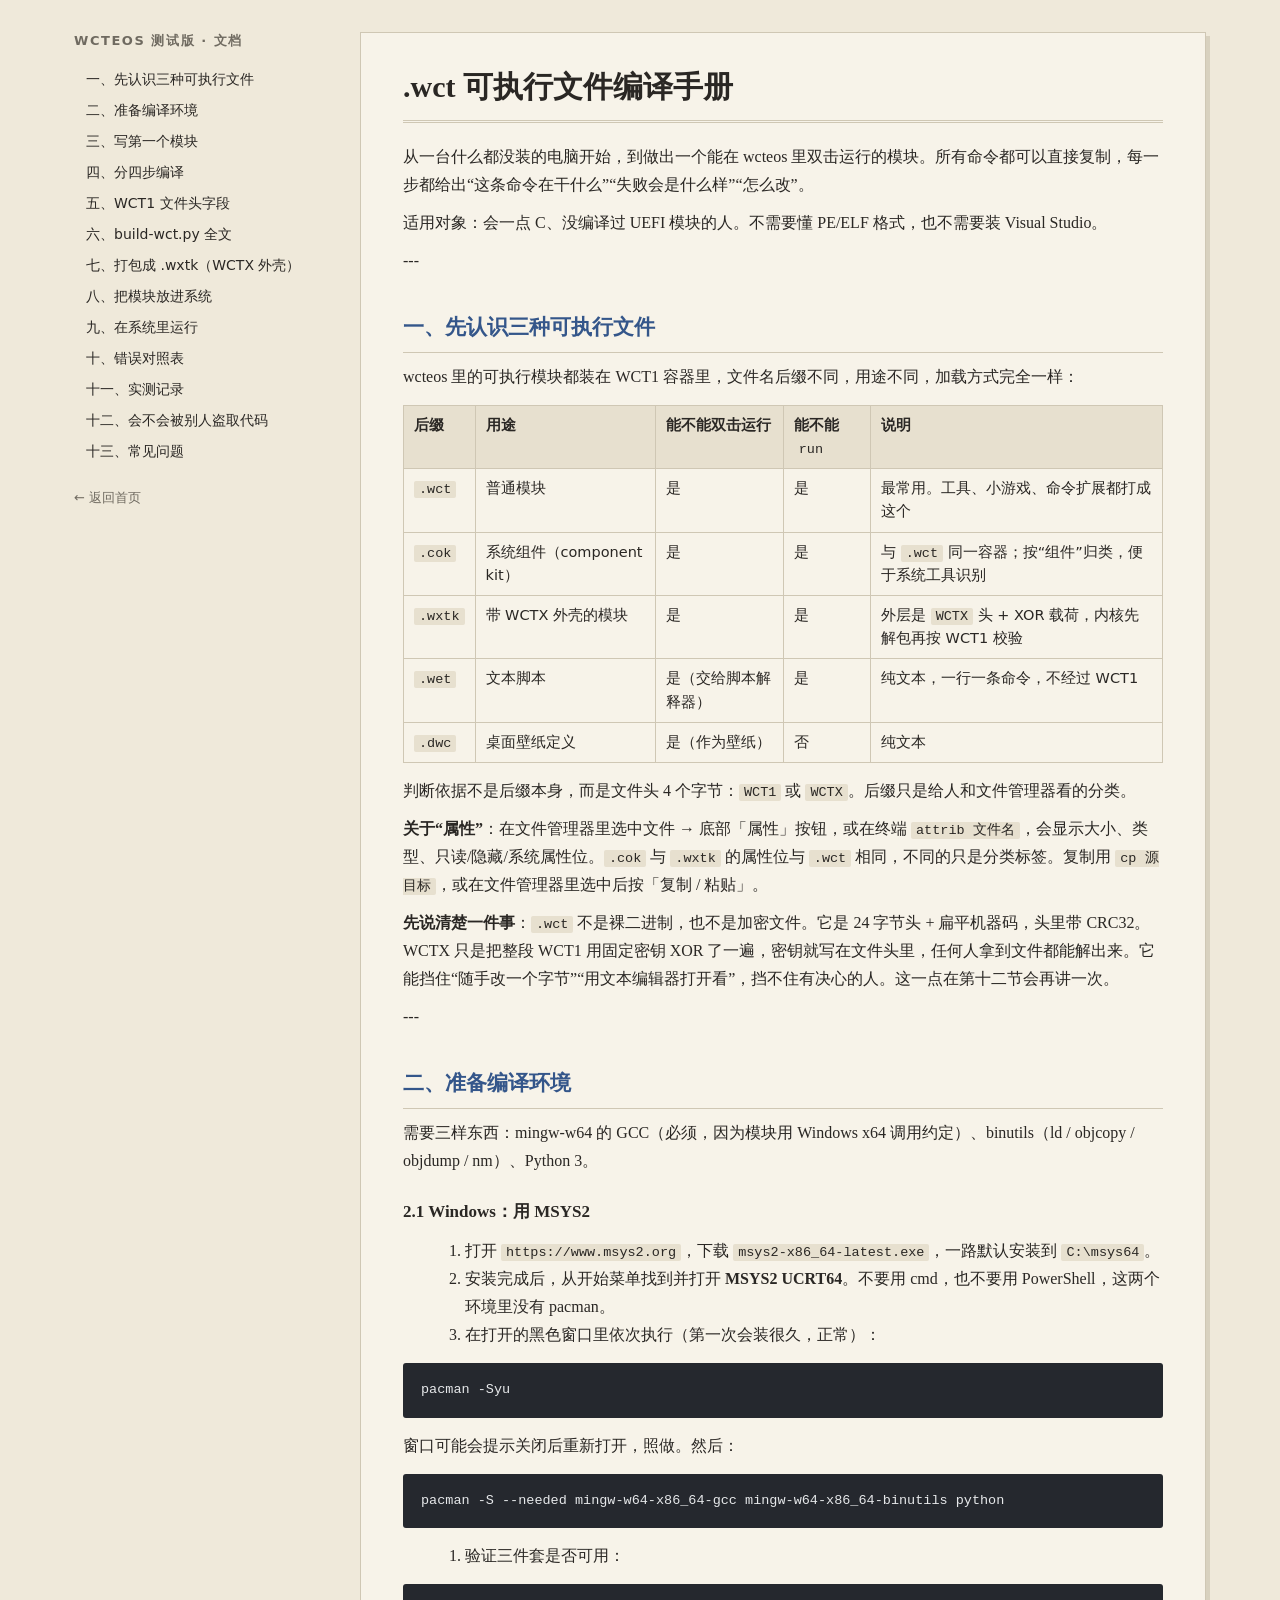
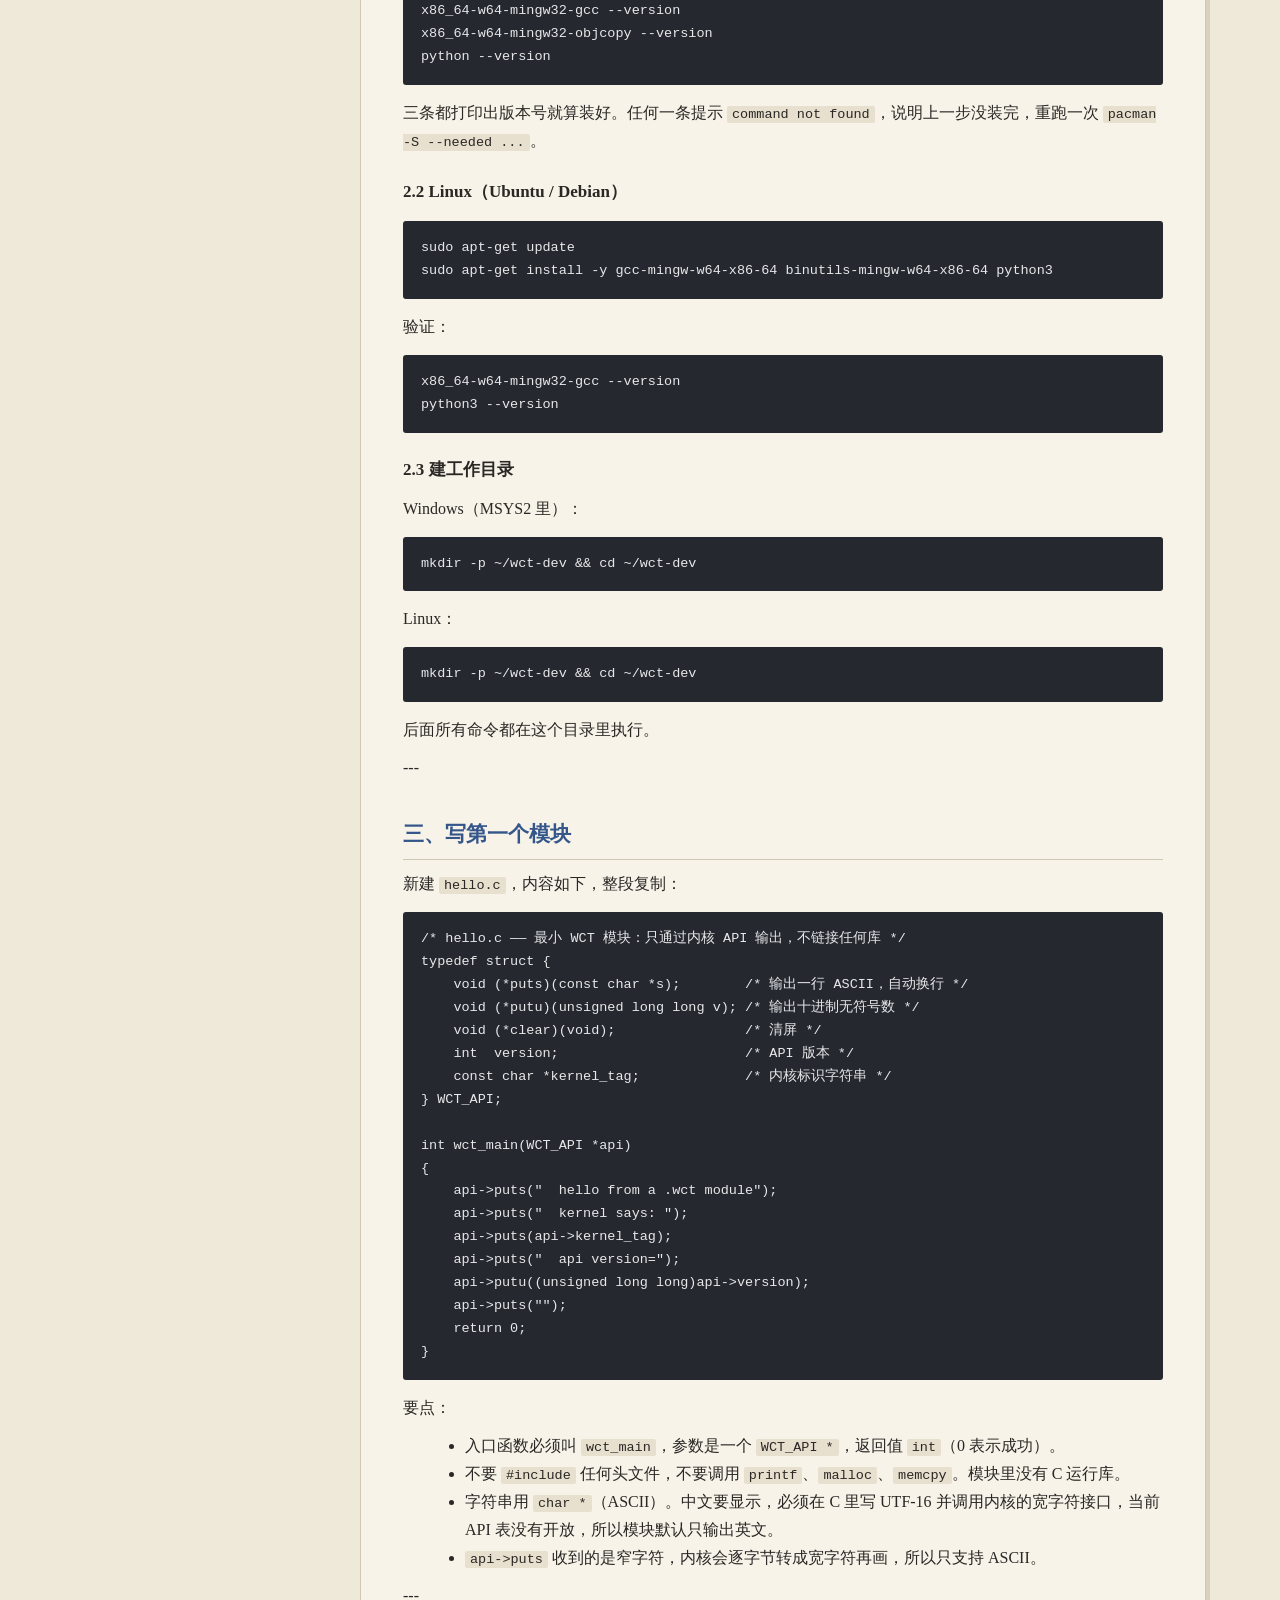
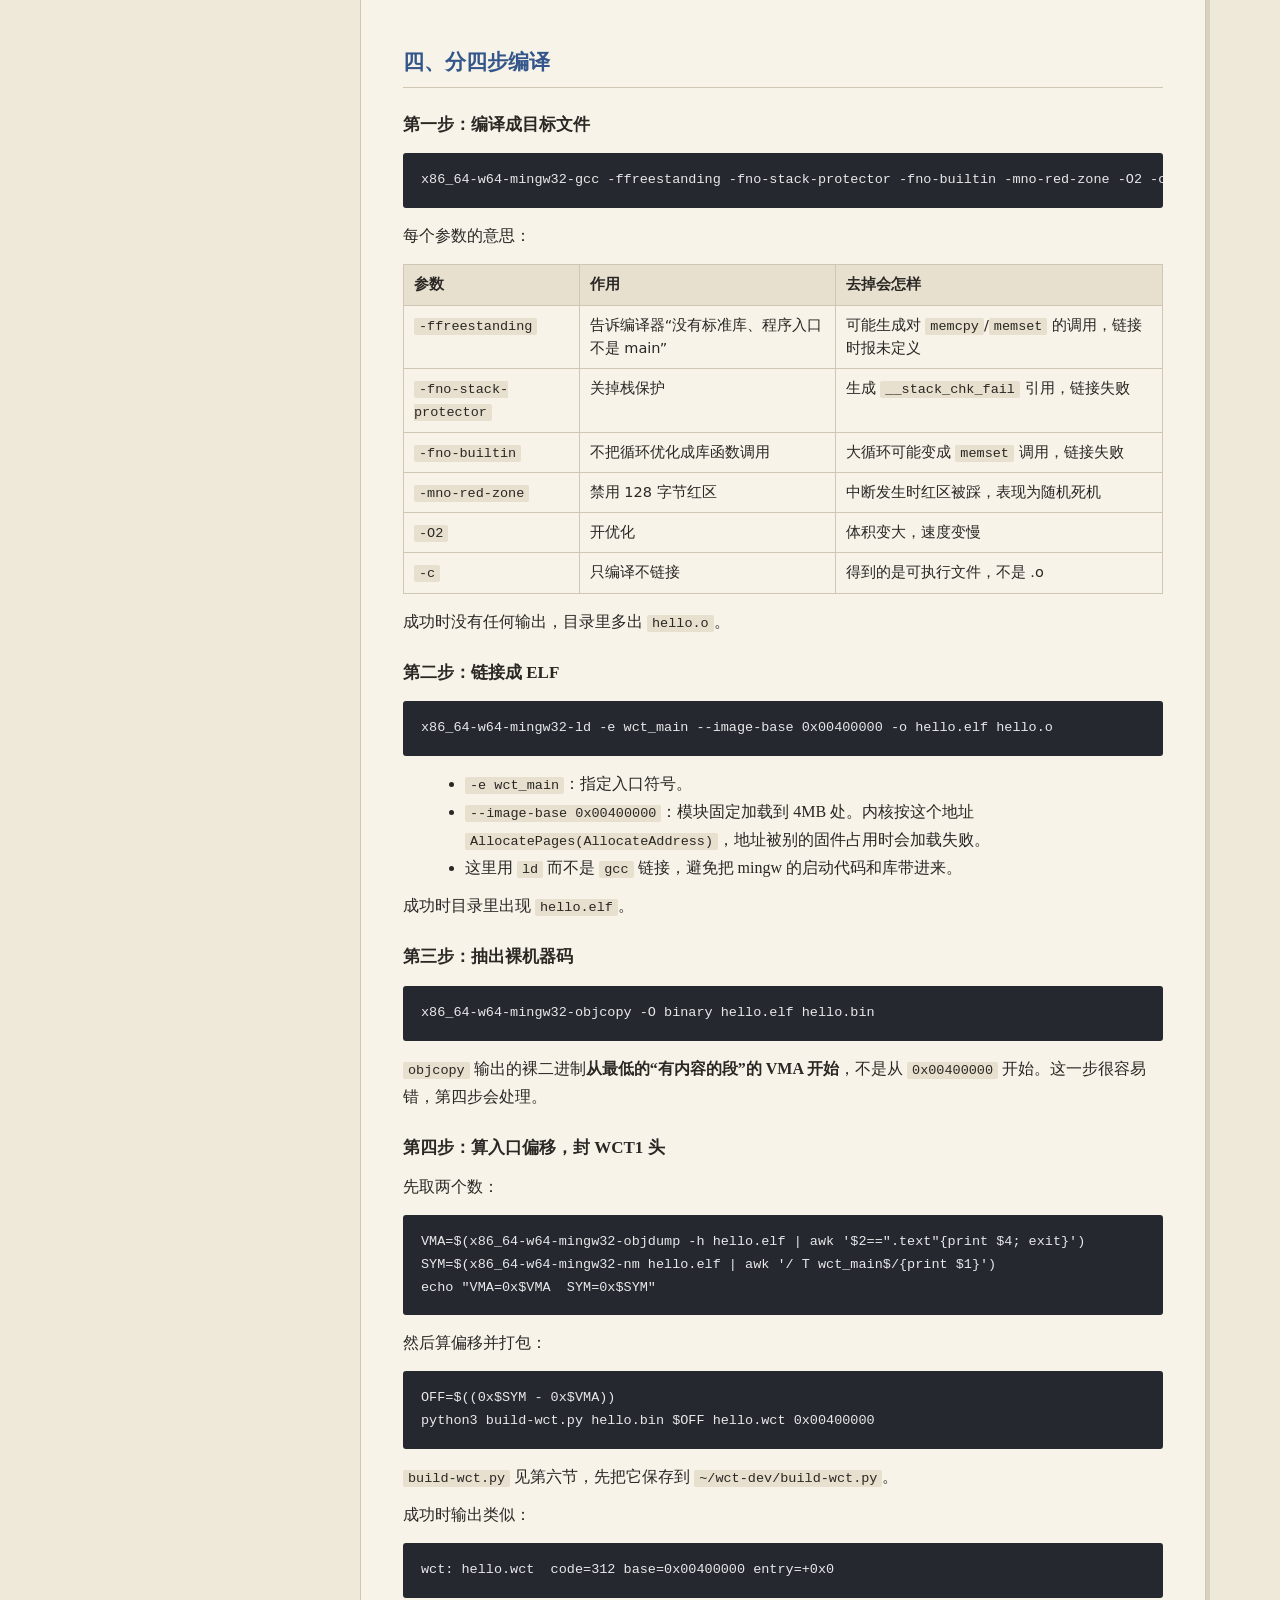
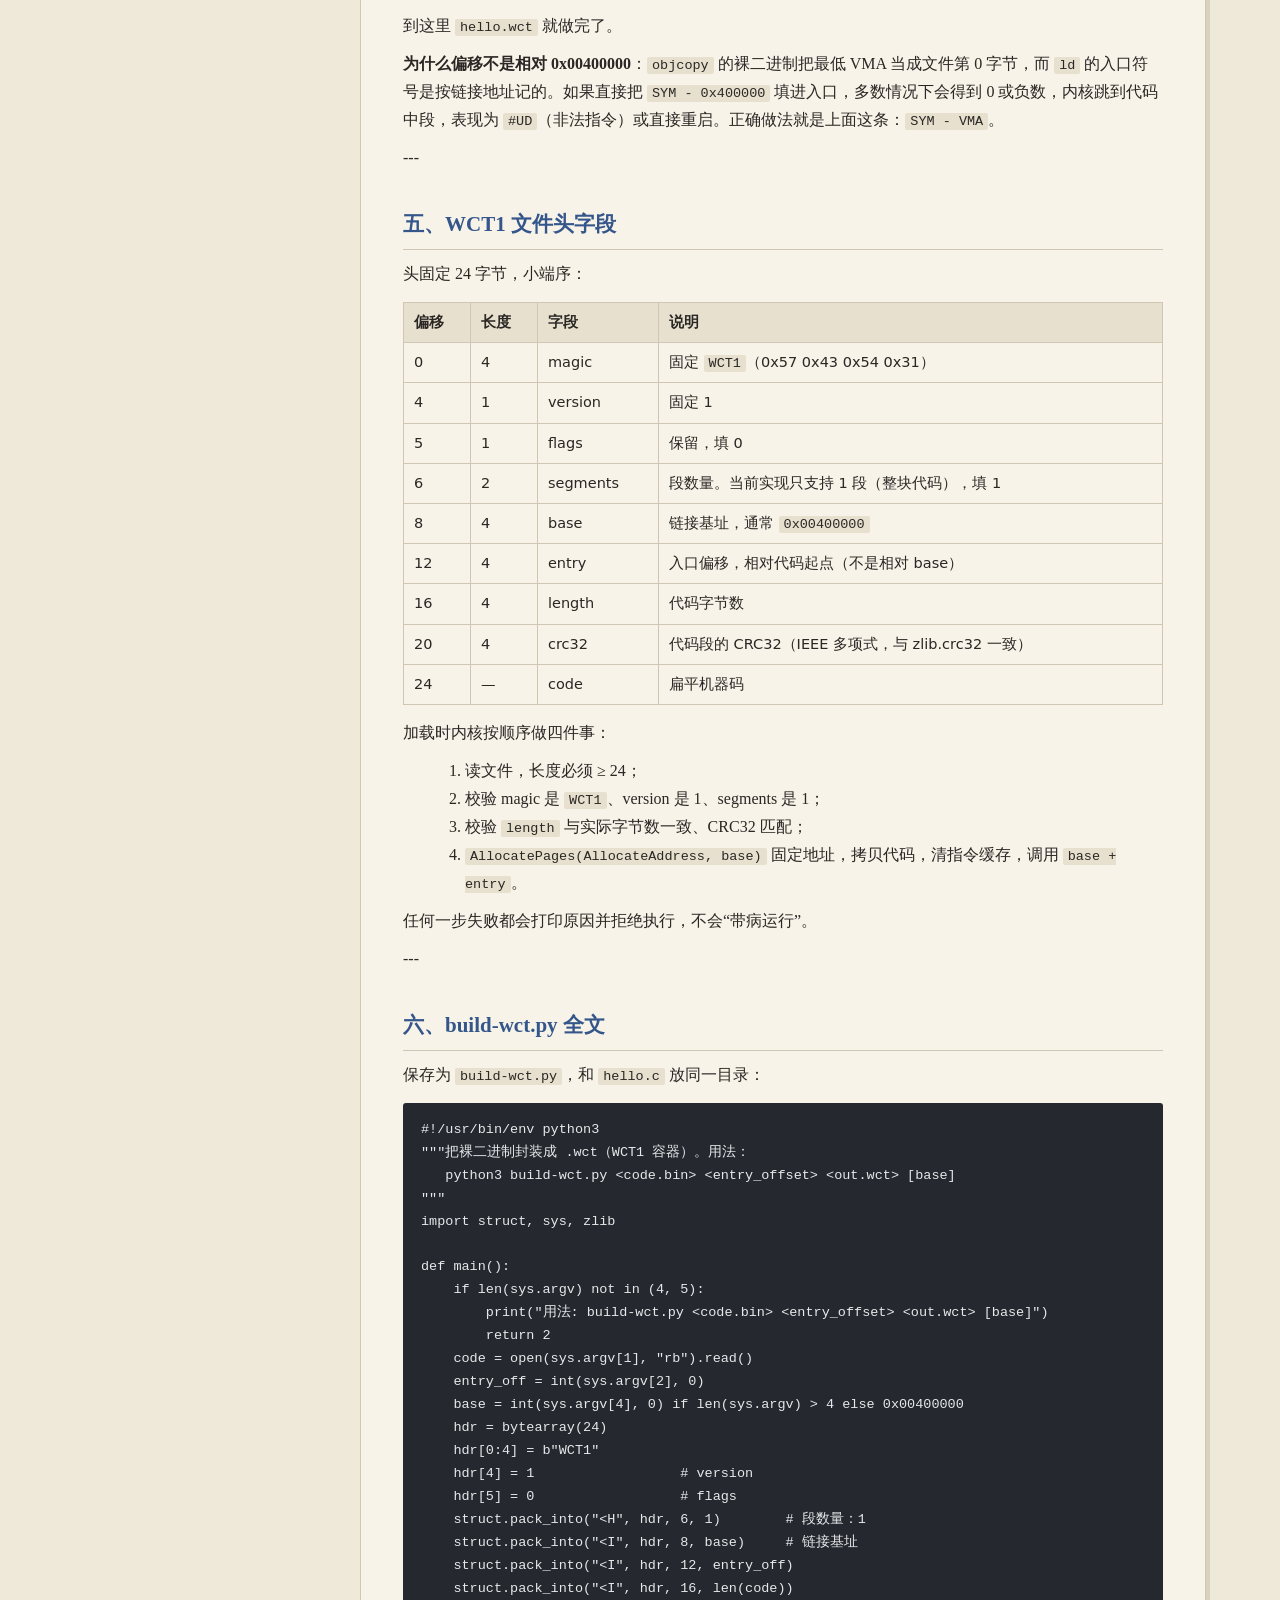
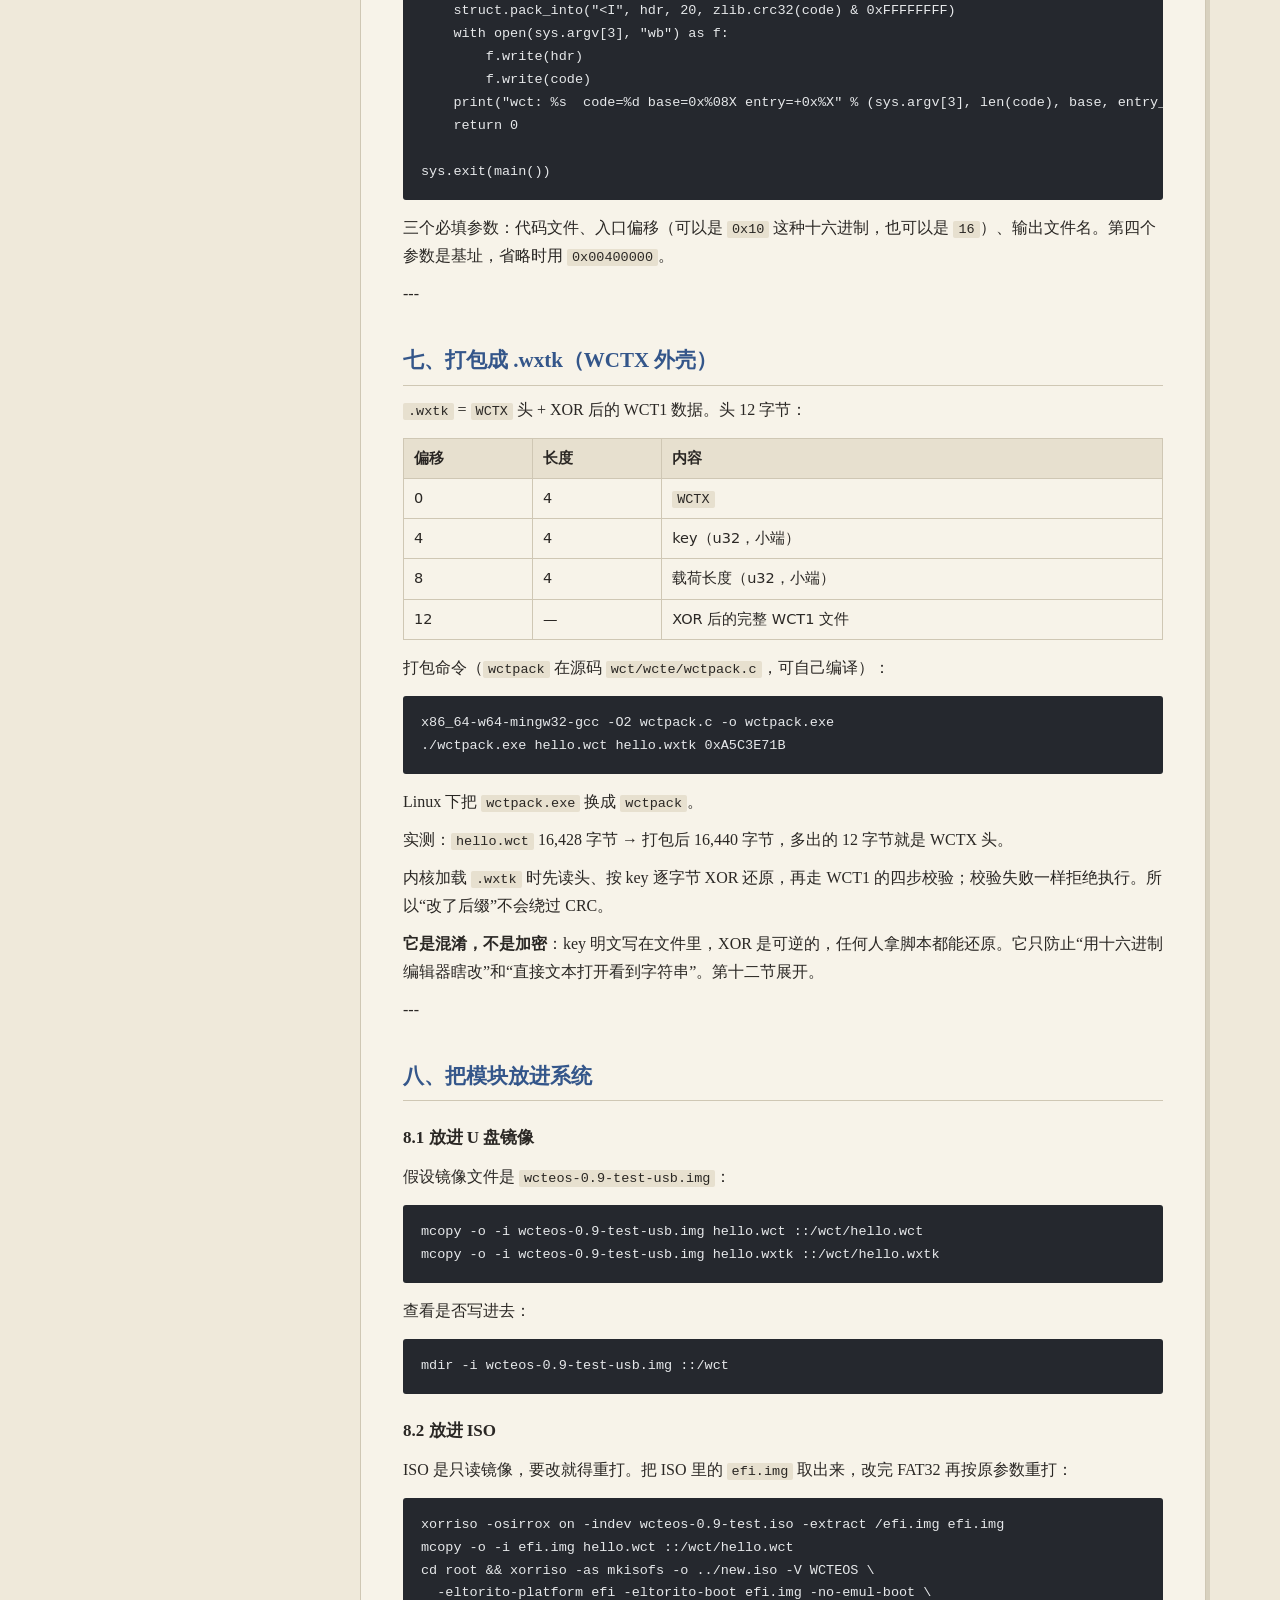
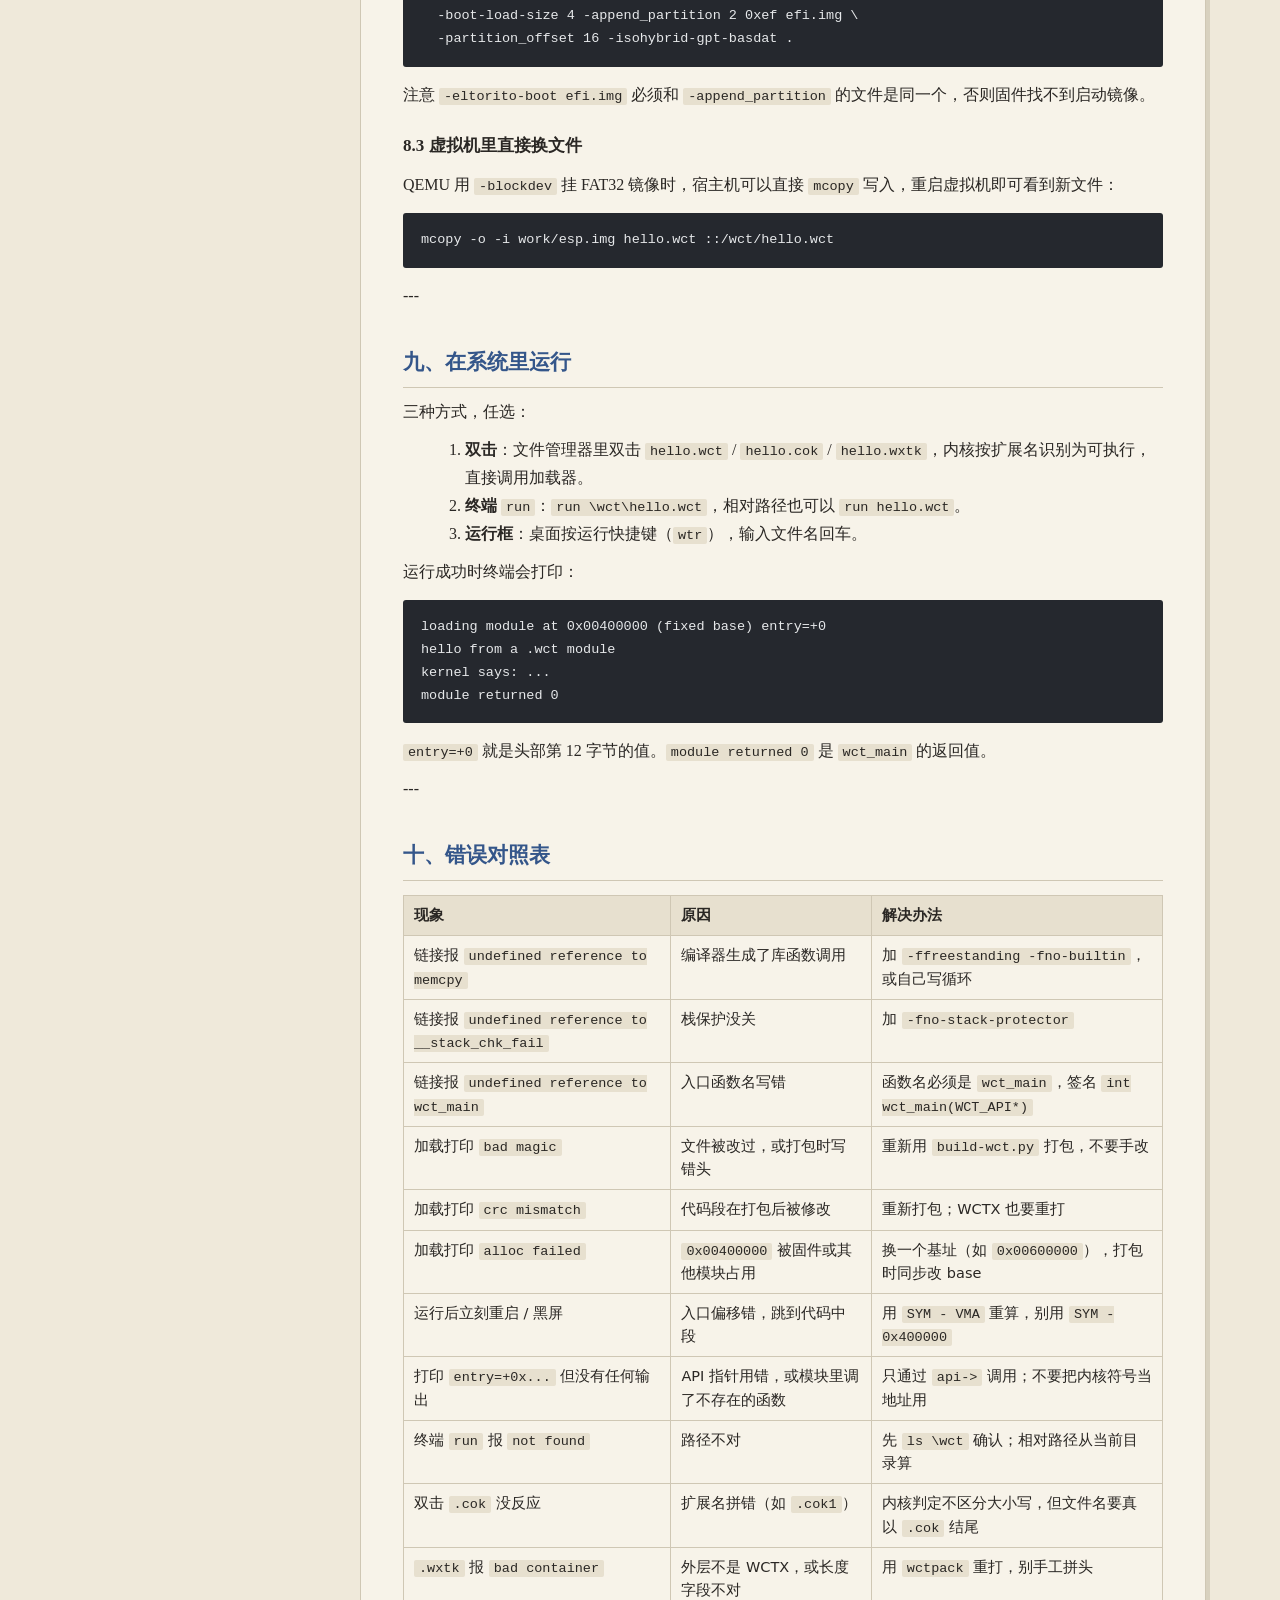
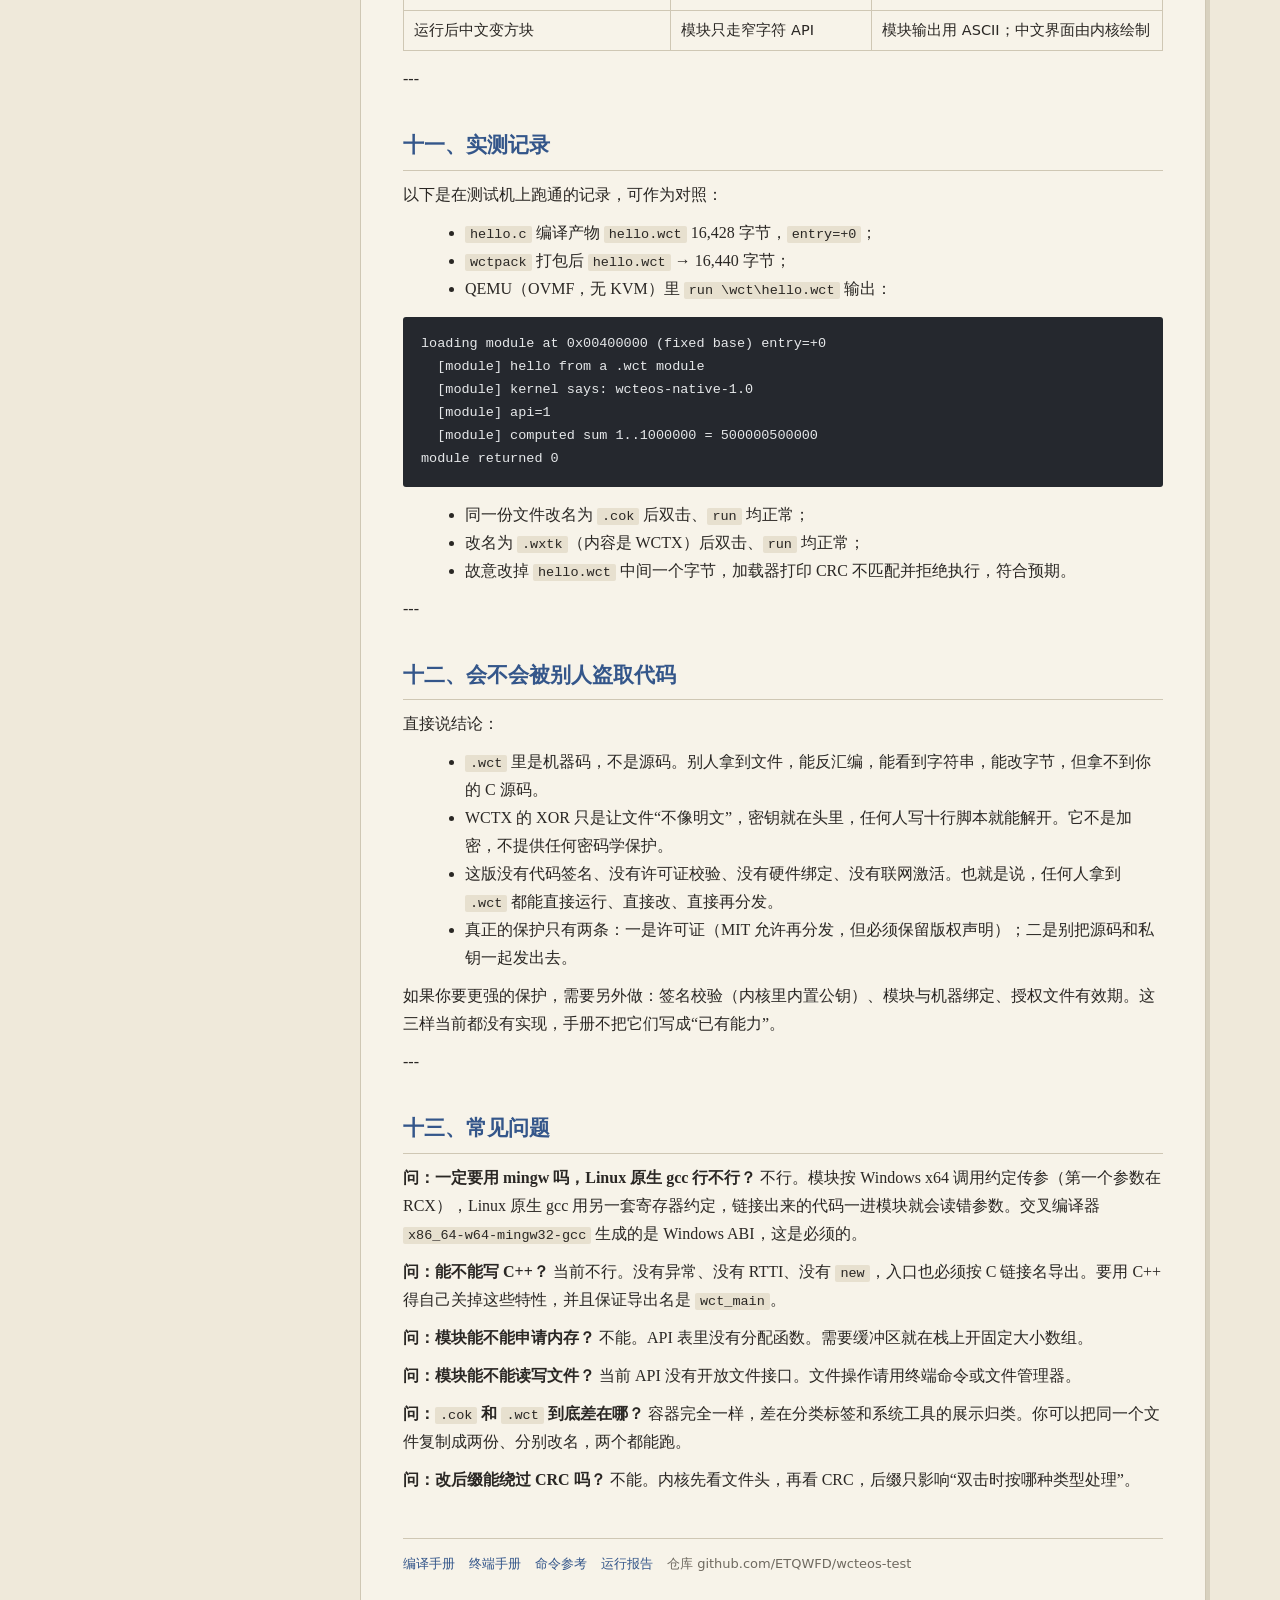
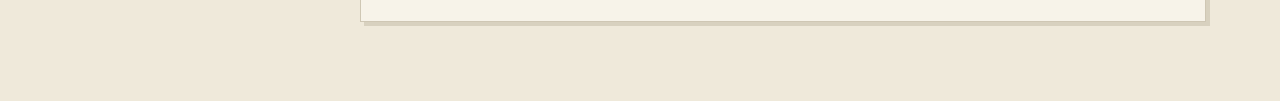
<file: docs/wct-compile.html>
<!DOCTYPE html><html lang="zh-CN"><head><meta charset="utf-8">
<meta name="viewport" content="width=device-width,initial-scale=1">
<title>.wct 编译手册 - wcteos 测试版</title>
<style>
:root{--paper:#efe9da;--ink:#2a2724;--accent:#34568a;--line:#cfc7b4;--code:#25282e;--muted:#6f6a60}
*{box-sizing:border-box}
body{margin:0;background:var(--paper);color:var(--ink);font:16px/1.75 "Noto Serif CJK SC","Source Han Serif SC",Georgia,serif}
.layout{display:grid;grid-template-columns:250px minmax(0,1fr);gap:36px;max-width:1180px;margin:0 auto;padding:32px 24px 80px}
aside{position:sticky;top:24px;align-self:start;max-height:calc(100vh - 48px);overflow:auto}
.brand{font:600 13px/1.4 system-ui,sans-serif;letter-spacing:.12em;color:var(--muted);text-transform:uppercase;margin-bottom:14px}
nav a{display:block;font:14px/1.5 system-ui,sans-serif;color:var(--ink);text-decoration:none;padding:5px 0 5px 10px;border-left:2px solid transparent}
nav a:hover{color:var(--accent);border-left-color:var(--accent)}
.back{font:13px system-ui,sans-serif;color:var(--muted);text-decoration:none;display:inline-block;margin-top:22px}
main{background:#f7f3e9;border:1px solid var(--line);padding:34px 42px 48px;box-shadow:4px 4px 0 #d8d1bf}
h1{font-size:30px;line-height:1.3;margin:0 0 20px;padding-bottom:14px;border-bottom:3px double var(--line)}
h2{font-size:21px;margin:34px 0 10px;color:var(--accent);padding-bottom:6px;border-bottom:1px solid var(--line)}
h3{font-size:17px;margin:22px 0 8px}
p{margin:10px 0}
code{background:#e7e0cf;padding:1px 5px;border-radius:2px;font:13.5px/1.5 "JetBrains Mono",Consolas,monospace}
pre.code{background:var(--code);color:#e6e8ea;padding:16px 18px;overflow:auto;border-radius:3px;margin:14px 0;font:13.5px/1.7 "JetBrains Mono",Consolas,monospace}
pre.code code{background:none;padding:0;color:inherit;font-size:inherit}
table{border-collapse:collapse;width:100%;margin:14px 0;font:14.5px/1.6 system-ui,sans-serif}
th,td{border:1px solid var(--line);padding:8px 10px;text-align:left;vertical-align:top}
th{background:#e7e0cf;font-weight:600}
ul,ol{margin:10px 0 10px 22px}
.callout{background:#e9e2cf;border-left:4px solid var(--accent);padding:12px 16px;margin:16px 0;font:14.5px/1.7 system-ui,sans-serif}
footer{margin-top:44px;padding-top:16px;border-top:1px solid var(--line);font:13px system-ui,sans-serif;color:var(--muted)}
footer a{color:var(--accent);text-decoration:none;margin-right:14px}
@media(max-width:820px){.layout{grid-template-columns:1fr}aside{position:static;max-height:none}main{padding:24px 18px}}
</style></head><body><div class="layout">
<aside><div class="brand">wcteos 测试版 · 文档</div><nav><a href="#一-先认识三种可执行文件">一、先认识三种可执行文件</a>
<a href="#二-准备编译环境">二、准备编译环境</a>
<a href="#三-写第一个模块">三、写第一个模块</a>
<a href="#四-分四步编译">四、分四步编译</a>
<a href="#五-wct1-文件头字段">五、WCT1 文件头字段</a>
<a href="#六-build-wct-py-全文">六、build-wct.py 全文</a>
<a href="#七-打包成-wxtk-wctx-外壳">七、打包成 .wxtk（WCTX 外壳）</a>
<a href="#八-把模块放进系统">八、把模块放进系统</a>
<a href="#九-在系统里运行">九、在系统里运行</a>
<a href="#十-错误对照表">十、错误对照表</a>
<a href="#十一-实测记录">十一、实测记录</a>
<a href="#十二-会不会被别人盗取代码">十二、会不会被别人盗取代码</a>
<a href="#十三-常见问题">十三、常见问题</a></nav><a class="back" href="../index.html">← 返回首页</a></aside>
<main><h1 id="wct-可执行文件编译手册">.wct 可执行文件编译手册</h1>
<p>从一台什么都没装的电脑开始，到做出一个能在 wcteos 里双击运行的模块。所有命令都可以直接复制，每一步都给出“这条命令在干什么”“失败会是什么样”“怎么改”。</p>
<p>适用对象：会一点 C、没编译过 UEFI 模块的人。不需要懂 PE/ELF 格式，也不需要装 Visual Studio。</p>
<p>---</p>
<h2 id="一-先认识三种可执行文件">一、先认识三种可执行文件</h2>
<p>wcteos 里的可执行模块都装在 WCT1 容器里，文件名后缀不同，用途不同，加载方式完全一样：</p>
<table><thead><tr><th>后缀</th><th>用途</th><th>能不能双击运行</th><th>能不能 <code>run</code></th><th>说明</th></tr></thead><tbody><tr><td><code>.wct</code></td><td>普通模块</td><td>是</td><td>是</td><td>最常用。工具、小游戏、命令扩展都打成这个</td></tr><tr><td><code>.cok</code></td><td>系统组件（component kit）</td><td>是</td><td>是</td><td>与 <code>.wct</code> 同一容器；按“组件”归类，便于系统工具识别</td></tr><tr><td><code>.wxtk</code></td><td>带 WCTX 外壳的模块</td><td>是</td><td>是</td><td>外层是 <code>WCTX</code> 头 + XOR 载荷，内核先解包再按 WCT1 校验</td></tr><tr><td><code>.wet</code></td><td>文本脚本</td><td>是（交给脚本解释器）</td><td>是</td><td>纯文本，一行一条命令，不经过 WCT1</td></tr><tr><td><code>.dwc</code></td><td>桌面壁纸定义</td><td>是（作为壁纸）</td><td>否</td><td>纯文本</td></tr></tbody></table>
<p>判断依据不是后缀本身，而是文件头 4 个字节：<code>WCT1</code> 或 <code>WCTX</code>。后缀只是给人和文件管理器看的分类。</p>
<p><strong>关于“属性”</strong>：在文件管理器里选中文件 → 底部「属性」按钮，或在终端 <code>attrib 文件名</code>，会显示大小、类型、只读/隐藏/系统属性位。<code>.cok</code> 与 <code>.wxtk</code> 的属性位与 <code>.wct</code> 相同，不同的只是分类标签。复制用 <code>cp 源 目标</code>，或在文件管理器里选中后按「复制 / 粘贴」。</p>
<p><strong>先说清楚一件事</strong>：<code>.wct</code> 不是裸二进制，也不是加密文件。它是 24 字节头 + 扁平机器码，头里带 CRC32。WCTX 只是把整段 WCT1 用固定密钥 XOR 了一遍，密钥就写在文件头里，任何人拿到文件都能解出来。它能挡住“随手改一个字节”“用文本编辑器打开看”，挡不住有决心的人。这一点在第十二节会再讲一次。</p>
<p>---</p>
<h2 id="二-准备编译环境">二、准备编译环境</h2>
<p>需要三样东西：mingw-w64 的 GCC（必须，因为模块用 Windows x64 调用约定）、binutils（ld / objcopy / objdump / nm）、Python 3。</p>
<h3 id="2-1-windows-用-msys2">2.1 Windows：用 MSYS2</h3>
<ol><li>打开 <code>https://www.msys2.org</code>，下载 <code>msys2-x86_64-latest.exe</code>，一路默认安装到 <code>C:\msys64</code>。</li><li>安装完成后，从开始菜单找到并打开 <strong>MSYS2 UCRT64</strong>。不要用 cmd，也不要用 PowerShell，这两个环境里没有 pacman。</li><li>在打开的黑色窗口里依次执行（第一次会装很久，正常）：</li></ol>
<pre class="code"><code>pacman -Syu</code></pre>
<p>窗口可能会提示关闭后重新打开，照做。然后：</p>
<pre class="code"><code>pacman -S --needed mingw-w64-x86_64-gcc mingw-w64-x86_64-binutils python</code></pre>
<ol><li>验证三件套是否可用：</li></ol>
<pre class="code"><code>x86_64-w64-mingw32-gcc --version
x86_64-w64-mingw32-objcopy --version
python --version</code></pre>
<p>三条都打印出版本号就算装好。任何一条提示 <code>command not found</code>，说明上一步没装完，重跑一次 <code>pacman -S --needed ...</code>。</p>
<h3 id="2-2-linux-ubuntu-debian">2.2 Linux（Ubuntu / Debian）</h3>
<pre class="code"><code>sudo apt-get update
sudo apt-get install -y gcc-mingw-w64-x86-64 binutils-mingw-w64-x86-64 python3</code></pre>
<p>验证：</p>
<pre class="code"><code>x86_64-w64-mingw32-gcc --version
python3 --version</code></pre>
<h3 id="2-3-建工作目录">2.3 建工作目录</h3>
<p>Windows（MSYS2 里）：</p>
<pre class="code"><code>mkdir -p ~/wct-dev &amp;&amp; cd ~/wct-dev</code></pre>
<p>Linux：</p>
<pre class="code"><code>mkdir -p ~/wct-dev &amp;&amp; cd ~/wct-dev</code></pre>
<p>后面所有命令都在这个目录里执行。</p>
<p>---</p>
<h2 id="三-写第一个模块">三、写第一个模块</h2>
<p>新建 <code>hello.c</code>，内容如下，整段复制：</p>
<pre class="code"><code>/* hello.c —— 最小 WCT 模块：只通过内核 API 输出，不链接任何库 */
typedef struct {
    void (*puts)(const char *s);        /* 输出一行 ASCII，自动换行 */
    void (*putu)(unsigned long long v); /* 输出十进制无符号数 */
    void (*clear)(void);                /* 清屏 */
    int  version;                       /* API 版本 */
    const char *kernel_tag;             /* 内核标识字符串 */
} WCT_API;

int wct_main(WCT_API *api)
{
    api-&gt;puts("  hello from a .wct module");
    api-&gt;puts("  kernel says: ");
    api-&gt;puts(api-&gt;kernel_tag);
    api-&gt;puts("  api version=");
    api-&gt;putu((unsigned long long)api-&gt;version);
    api-&gt;puts("");
    return 0;
}</code></pre>
<p>要点：</p>
<ul><li>入口函数必须叫 <code>wct_main</code>，参数是一个 <code>WCT_API *</code>，返回值 <code>int</code>（0 表示成功）。</li><li>不要 <code>#include</code> 任何头文件，不要调用 <code>printf</code>、<code>malloc</code>、<code>memcpy</code>。模块里没有 C 运行库。</li><li>字符串用 <code>char *</code>（ASCII）。中文要显示，必须在 C 里写 UTF-16 并调用内核的宽字符接口，当前 API 表没有开放，所以模块默认只输出英文。</li><li><code>api-&gt;puts</code> 收到的是窄字符，内核会逐字节转成宽字符再画，所以只支持 ASCII。</li></ul>
<p>---</p>
<h2 id="四-分四步编译">四、分四步编译</h2>
<h3 id="第一步-编译成目标文件">第一步：编译成目标文件</h3>
<pre class="code"><code>x86_64-w64-mingw32-gcc -ffreestanding -fno-stack-protector -fno-builtin -mno-red-zone -O2 -c hello.c -o hello.o</code></pre>
<p>每个参数的意思：</p>
<table><thead><tr><th>参数</th><th>作用</th><th>去掉会怎样</th></tr></thead><tbody><tr><td><code>-ffreestanding</code></td><td>告诉编译器“没有标准库、程序入口不是 main”</td><td>可能生成对 <code>memcpy</code>/<code>memset</code> 的调用，链接时报未定义</td></tr><tr><td><code>-fno-stack-protector</code></td><td>关掉栈保护</td><td>生成 <code>__stack_chk_fail</code> 引用，链接失败</td></tr><tr><td><code>-fno-builtin</code></td><td>不把循环优化成库函数调用</td><td>大循环可能变成 <code>memset</code> 调用，链接失败</td></tr><tr><td><code>-mno-red-zone</code></td><td>禁用 128 字节红区</td><td>中断发生时红区被踩，表现为随机死机</td></tr><tr><td><code>-O2</code></td><td>开优化</td><td>体积变大，速度变慢</td></tr><tr><td><code>-c</code></td><td>只编译不链接</td><td>得到的是可执行文件，不是 .o</td></tr></tbody></table>
<p>成功时没有任何输出，目录里多出 <code>hello.o</code>。</p>
<h3 id="第二步-链接成-elf">第二步：链接成 ELF</h3>
<pre class="code"><code>x86_64-w64-mingw32-ld -e wct_main --image-base 0x00400000 -o hello.elf hello.o</code></pre>
<ul><li><code>-e wct_main</code>：指定入口符号。</li><li><code>--image-base 0x00400000</code>：模块固定加载到 4MB 处。内核按这个地址 <code>AllocatePages(AllocateAddress)</code>，地址被别的固件占用时会加载失败。</li><li>这里用 <code>ld</code> 而不是 <code>gcc</code> 链接，避免把 mingw 的启动代码和库带进来。</li></ul>
<p>成功时目录里出现 <code>hello.elf</code>。</p>
<h3 id="第三步-抽出裸机器码">第三步：抽出裸机器码</h3>
<pre class="code"><code>x86_64-w64-mingw32-objcopy -O binary hello.elf hello.bin</code></pre>
<p><code>objcopy</code> 输出的裸二进制<strong>从最低的“有内容的段”的 VMA 开始</strong>，不是从 <code>0x00400000</code> 开始。这一步很容易错，第四步会处理。</p>
<h3 id="第四步-算入口偏移-封-wct1-头">第四步：算入口偏移，封 WCT1 头</h3>
<p>先取两个数：</p>
<pre class="code"><code>VMA=$(x86_64-w64-mingw32-objdump -h hello.elf | awk '$2==".text"{print $4; exit}')
SYM=$(x86_64-w64-mingw32-nm hello.elf | awk '/ T wct_main$/{print $1}')
echo "VMA=0x$VMA  SYM=0x$SYM"</code></pre>
<p>然后算偏移并打包：</p>
<pre class="code"><code>OFF=$((0x$SYM - 0x$VMA))
python3 build-wct.py hello.bin $OFF hello.wct 0x00400000</code></pre>
<p><code>build-wct.py</code> 见第六节，先把它保存到 <code>~/wct-dev/build-wct.py</code>。</p>
<p>成功时输出类似：</p>
<pre class="code"><code>wct: hello.wct  code=312 base=0x00400000 entry=+0x0</code></pre>
<p>到这里 <code>hello.wct</code> 就做完了。</p>
<p><strong>为什么偏移不是相对 0x00400000</strong>：<code>objcopy</code> 的裸二进制把最低 VMA 当成文件第 0 字节，而 <code>ld</code> 的入口符号是按链接地址记的。如果直接把 <code>SYM - 0x400000</code> 填进入口，多数情况下会得到 0 或负数，内核跳到代码中段，表现为 <code>#UD</code>（非法指令）或直接重启。正确做法就是上面这条：<code>SYM - VMA</code>。</p>
<p>---</p>
<h2 id="五-wct1-文件头字段">五、WCT1 文件头字段</h2>
<p>头固定 24 字节，小端序：</p>
<table><thead><tr><th>偏移</th><th>长度</th><th>字段</th><th>说明</th></tr></thead><tbody><tr><td>0</td><td>4</td><td>magic</td><td>固定 <code>WCT1</code>（0x57 0x43 0x54 0x31）</td></tr><tr><td>4</td><td>1</td><td>version</td><td>固定 1</td></tr><tr><td>5</td><td>1</td><td>flags</td><td>保留，填 0</td></tr><tr><td>6</td><td>2</td><td>segments</td><td>段数量。当前实现只支持 1 段（整块代码），填 1</td></tr><tr><td>8</td><td>4</td><td>base</td><td>链接基址，通常 <code>0x00400000</code></td></tr><tr><td>12</td><td>4</td><td>entry</td><td>入口偏移，相对代码起点（不是相对 base）</td></tr><tr><td>16</td><td>4</td><td>length</td><td>代码字节数</td></tr><tr><td>20</td><td>4</td><td>crc32</td><td>代码段的 CRC32（IEEE 多项式，与 zlib.crc32 一致）</td></tr><tr><td>24</td><td>—</td><td>code</td><td>扁平机器码</td></tr></tbody></table>
<p>加载时内核按顺序做四件事：</p>
<ol><li>读文件，长度必须 ≥ 24；</li><li>校验 magic 是 <code>WCT1</code>、version 是 1、segments 是 1；</li><li>校验 <code>length</code> 与实际字节数一致、CRC32 匹配；</li><li><code>AllocatePages(AllocateAddress, base)</code> 固定地址，拷贝代码，清指令缓存，调用 <code>base + entry</code>。</li></ol>
<p>任何一步失败都会打印原因并拒绝执行，不会“带病运行”。</p>
<p>---</p>
<h2 id="六-build-wct-py-全文">六、build-wct.py 全文</h2>
<p>保存为 <code>build-wct.py</code>，和 <code>hello.c</code> 放同一目录：</p>
<pre class="code"><code>#!/usr/bin/env python3
"""把裸二进制封装成 .wct（WCT1 容器）。用法：
   python3 build-wct.py &lt;code.bin&gt; &lt;entry_offset&gt; &lt;out.wct&gt; [base]
"""
import struct, sys, zlib

def main():
    if len(sys.argv) not in (4, 5):
        print("用法: build-wct.py &lt;code.bin&gt; &lt;entry_offset&gt; &lt;out.wct&gt; [base]")
        return 2
    code = open(sys.argv[1], "rb").read()
    entry_off = int(sys.argv[2], 0)
    base = int(sys.argv[4], 0) if len(sys.argv) &gt; 4 else 0x00400000
    hdr = bytearray(24)
    hdr[0:4] = b"WCT1"
    hdr[4] = 1                  # version
    hdr[5] = 0                  # flags
    struct.pack_into("&lt;H", hdr, 6, 1)        # 段数量：1
    struct.pack_into("&lt;I", hdr, 8, base)     # 链接基址
    struct.pack_into("&lt;I", hdr, 12, entry_off)
    struct.pack_into("&lt;I", hdr, 16, len(code))
    struct.pack_into("&lt;I", hdr, 20, zlib.crc32(code) &amp; 0xFFFFFFFF)
    with open(sys.argv[3], "wb") as f:
        f.write(hdr)
        f.write(code)
    print("wct: %s  code=%d base=0x%08X entry=+0x%X" % (sys.argv[3], len(code), base, entry_off))
    return 0

sys.exit(main())</code></pre>
<p>三个必填参数：代码文件、入口偏移（可以是 <code>0x10</code> 这种十六进制，也可以是 <code>16</code>）、输出文件名。第四个参数是基址，省略时用 <code>0x00400000</code>。</p>
<p>---</p>
<h2 id="七-打包成-wxtk-wctx-外壳">七、打包成 .wxtk（WCTX 外壳）</h2>
<p><code>.wxtk</code> = <code>WCTX</code> 头 + XOR 后的 WCT1 数据。头 12 字节：</p>
<table><thead><tr><th>偏移</th><th>长度</th><th>内容</th></tr></thead><tbody><tr><td>0</td><td>4</td><td><code>WCTX</code></td></tr><tr><td>4</td><td>4</td><td>key（u32，小端）</td></tr><tr><td>8</td><td>4</td><td>载荷长度（u32，小端）</td></tr><tr><td>12</td><td>—</td><td>XOR 后的完整 WCT1 文件</td></tr></tbody></table>
<p>打包命令（<code>wctpack</code> 在源码 <code>wct/wcte/wctpack.c</code>，可自己编译）：</p>
<pre class="code"><code>x86_64-w64-mingw32-gcc -O2 wctpack.c -o wctpack.exe
./wctpack.exe hello.wct hello.wxtk 0xA5C3E71B</code></pre>
<p>Linux 下把 <code>wctpack.exe</code> 换成 <code>wctpack</code>。</p>
<p>实测：<code>hello.wct</code> 16,428 字节 → 打包后 16,440 字节，多出的 12 字节就是 WCTX 头。</p>
<p>内核加载 <code>.wxtk</code> 时先读头、按 key 逐字节 XOR 还原，再走 WCT1 的四步校验；校验失败一样拒绝执行。所以“改了后缀”不会绕过 CRC。</p>
<p><strong>它是混淆，不是加密</strong>：key 明文写在文件里，XOR 是可逆的，任何人拿脚本都能还原。它只防止“用十六进制编辑器瞎改”和“直接文本打开看到字符串”。第十二节展开。</p>
<p>---</p>
<h2 id="八-把模块放进系统">八、把模块放进系统</h2>
<h3 id="8-1-放进-u-盘镜像">8.1 放进 U 盘镜像</h3>
<p>假设镜像文件是 <code>wcteos-0.9-test-usb.img</code>：</p>
<pre class="code"><code>mcopy -o -i wcteos-0.9-test-usb.img hello.wct ::/wct/hello.wct
mcopy -o -i wcteos-0.9-test-usb.img hello.wxtk ::/wct/hello.wxtk</code></pre>
<p>查看是否写进去：</p>
<pre class="code"><code>mdir -i wcteos-0.9-test-usb.img ::/wct</code></pre>
<h3 id="8-2-放进-iso">8.2 放进 ISO</h3>
<p>ISO 是只读镜像，要改就得重打。把 ISO 里的 <code>efi.img</code> 取出来，改完 FAT32 再按原参数重打：</p>
<pre class="code"><code>xorriso -osirrox on -indev wcteos-0.9-test.iso -extract /efi.img efi.img
mcopy -o -i efi.img hello.wct ::/wct/hello.wct
cd root &amp;&amp; xorriso -as mkisofs -o ../new.iso -V WCTEOS \
  -eltorito-platform efi -eltorito-boot efi.img -no-emul-boot \
  -boot-load-size 4 -append_partition 2 0xef efi.img \
  -partition_offset 16 -isohybrid-gpt-basdat .</code></pre>
<p>注意 <code>-eltorito-boot efi.img</code> 必须和 <code>-append_partition</code> 的文件是同一个，否则固件找不到启动镜像。</p>
<h3 id="8-3-虚拟机里直接换文件">8.3 虚拟机里直接换文件</h3>
<p>QEMU 用 <code>-blockdev</code> 挂 FAT32 镜像时，宿主机可以直接 <code>mcopy</code> 写入，重启虚拟机即可看到新文件：</p>
<pre class="code"><code>mcopy -o -i work/esp.img hello.wct ::/wct/hello.wct</code></pre>
<p>---</p>
<h2 id="九-在系统里运行">九、在系统里运行</h2>
<p>三种方式，任选：</p>
<ol><li><strong>双击</strong>：文件管理器里双击 <code>hello.wct</code> / <code>hello.cok</code> / <code>hello.wxtk</code>，内核按扩展名识别为可执行，直接调用加载器。</li><li><strong>终端 <code>run</code></strong>：<code>run \wct\hello.wct</code>，相对路径也可以 <code>run hello.wct</code>。</li><li><strong>运行框</strong>：桌面按运行快捷键（<code>wtr</code>），输入文件名回车。</li></ol>
<p>运行成功时终端会打印：</p>
<pre class="code"><code>loading module at 0x00400000 (fixed base) entry=+0
hello from a .wct module
kernel says: ...
module returned 0</code></pre>
<p><code>entry=+0</code> 就是头部第 12 字节的值。<code>module returned 0</code> 是 <code>wct_main</code> 的返回值。</p>
<p>---</p>
<h2 id="十-错误对照表">十、错误对照表</h2>
<table><thead><tr><th>现象</th><th>原因</th><th>解决办法</th></tr></thead><tbody><tr><td>链接报 <code>undefined reference to memcpy</code></td><td>编译器生成了库函数调用</td><td>加 <code>-ffreestanding -fno-builtin</code>，或自己写循环</td></tr><tr><td>链接报 <code>undefined reference to __stack_chk_fail</code></td><td>栈保护没关</td><td>加 <code>-fno-stack-protector</code></td></tr><tr><td>链接报 <code>undefined reference to wct_main</code></td><td>入口函数名写错</td><td>函数名必须是 <code>wct_main</code>，签名 <code>int wct_main(WCT_API*)</code></td></tr><tr><td>加载打印 <code>bad magic</code></td><td>文件被改过，或打包时写错头</td><td>重新用 <code>build-wct.py</code> 打包，不要手改</td></tr><tr><td>加载打印 <code>crc mismatch</code></td><td>代码段在打包后被修改</td><td>重新打包；WCTX 也要重打</td></tr><tr><td>加载打印 <code>alloc failed</code></td><td><code>0x00400000</code> 被固件或其他模块占用</td><td>换一个基址（如 <code>0x00600000</code>），打包时同步改 base</td></tr><tr><td>运行后立刻重启 / 黑屏</td><td>入口偏移错，跳到代码中段</td><td>用 <code>SYM - VMA</code> 重算，别用 <code>SYM - 0x400000</code></td></tr><tr><td>打印 <code>entry=+0x...</code> 但没有任何输出</td><td>API 指针用错，或模块里调了不存在的函数</td><td>只通过 <code>api-&gt;</code> 调用；不要把内核符号当地址用</td></tr><tr><td>终端 <code>run</code> 报 <code>not found</code></td><td>路径不对</td><td>先 <code>ls \wct</code> 确认；相对路径从当前目录算</td></tr><tr><td>双击 <code>.cok</code> 没反应</td><td>扩展名拼错（如 <code>.cok1</code>）</td><td>内核判定不区分大小写，但文件名要真以 <code>.cok</code> 结尾</td></tr><tr><td><code>.wxtk</code> 报 <code>bad container</code></td><td>外层不是 WCTX，或长度字段不对</td><td>用 <code>wctpack</code> 重打，别手工拼头</td></tr><tr><td>运行后中文变方块</td><td>模块只走窄字符 API</td><td>模块输出用 ASCII；中文界面由内核绘制</td></tr></tbody></table>
<p>---</p>
<h2 id="十一-实测记录">十一、实测记录</h2>
<p>以下是在测试机上跑通的记录，可作为对照：</p>
<ul><li><code>hello.c</code> 编译产物 <code>hello.wct</code> 16,428 字节，<code>entry=+0</code>；</li><li><code>wctpack</code> 打包后 <code>hello.wct</code> → 16,440 字节；</li><li>QEMU（OVMF，无 KVM）里 <code>run \wct\hello.wct</code> 输出：</li></ul>
<pre class="code"><code>loading module at 0x00400000 (fixed base) entry=+0
  [module] hello from a .wct module
  [module] kernel says: wcteos-native-1.0
  [module] api=1
  [module] computed sum 1..1000000 = 500000500000
module returned 0</code></pre>
<ul><li>同一份文件改名为 <code>.cok</code> 后双击、<code>run</code> 均正常；</li><li>改名为 <code>.wxtk</code>（内容是 WCTX）后双击、<code>run</code> 均正常；</li><li>故意改掉 <code>hello.wct</code> 中间一个字节，加载器打印 CRC 不匹配并拒绝执行，符合预期。</li></ul>
<p>---</p>
<h2 id="十二-会不会被别人盗取代码">十二、会不会被别人盗取代码</h2>
<p>直接说结论：</p>
<ul><li><code>.wct</code> 里是机器码，不是源码。别人拿到文件，能反汇编，能看到字符串，能改字节，但拿不到你的 C 源码。</li><li>WCTX 的 XOR 只是让文件“不像明文”，密钥就在头里，任何人写十行脚本就能解开。它不是加密，不提供任何密码学保护。</li><li>这版没有代码签名、没有许可证校验、没有硬件绑定、没有联网激活。也就是说，任何人拿到 <code>.wct</code> 都能直接运行、直接改、直接再分发。</li><li>真正的保护只有两条：一是许可证（MIT 允许再分发，但必须保留版权声明）；二是别把源码和私钥一起发出去。</li></ul>
<p>如果你要更强的保护，需要另外做：签名校验（内核里内置公钥）、模块与机器绑定、授权文件有效期。这三样当前都没有实现，手册不把它们写成“已有能力”。</p>
<p>---</p>
<h2 id="十三-常见问题">十三、常见问题</h2>
<p><strong>问：一定要用 mingw 吗，Linux 原生 gcc 行不行？</strong> 不行。模块按 Windows x64 调用约定传参（第一个参数在 RCX），Linux 原生 gcc 用另一套寄存器约定，链接出来的代码一进模块就会读错参数。交叉编译器 <code>x86_64-w64-mingw32-gcc</code> 生成的是 Windows ABI，这是必须的。</p>
<p><strong>问：能不能写 C++？</strong> 当前不行。没有异常、没有 RTTI、没有 <code>new</code>，入口也必须按 C 链接名导出。要用 C++ 得自己关掉这些特性，并且保证导出名是 <code>wct_main</code>。</p>
<p><strong>问：模块能不能申请内存？</strong> 不能。API 表里没有分配函数。需要缓冲区就在栈上开固定大小数组。</p>
<p><strong>问：模块能不能读写文件？</strong> 当前 API 没有开放文件接口。文件操作请用终端命令或文件管理器。</p>
<p><strong>问：<code>.cok</code> 和 <code>.wct</code> 到底差在哪？</strong> 容器完全一样，差在分类标签和系统工具的展示归类。你可以把同一个文件复制成两份、分别改名，两个都能跑。</p>
<p><strong>问：改后缀能绕过 CRC 吗？</strong> 不能。内核先看文件头，再看 CRC，后缀只影响“双击时按哪种类型处理”。</p>
<footer><a href="wct-compile.html">编译手册</a><a href="terminal.html">终端手册</a><a href="commands.html">命令参考</a><a href="performance.html">运行报告</a><span>仓库 github.com/ETQWFD/wcteos-test</span></footer>
</main></div></body></html>
</file>
